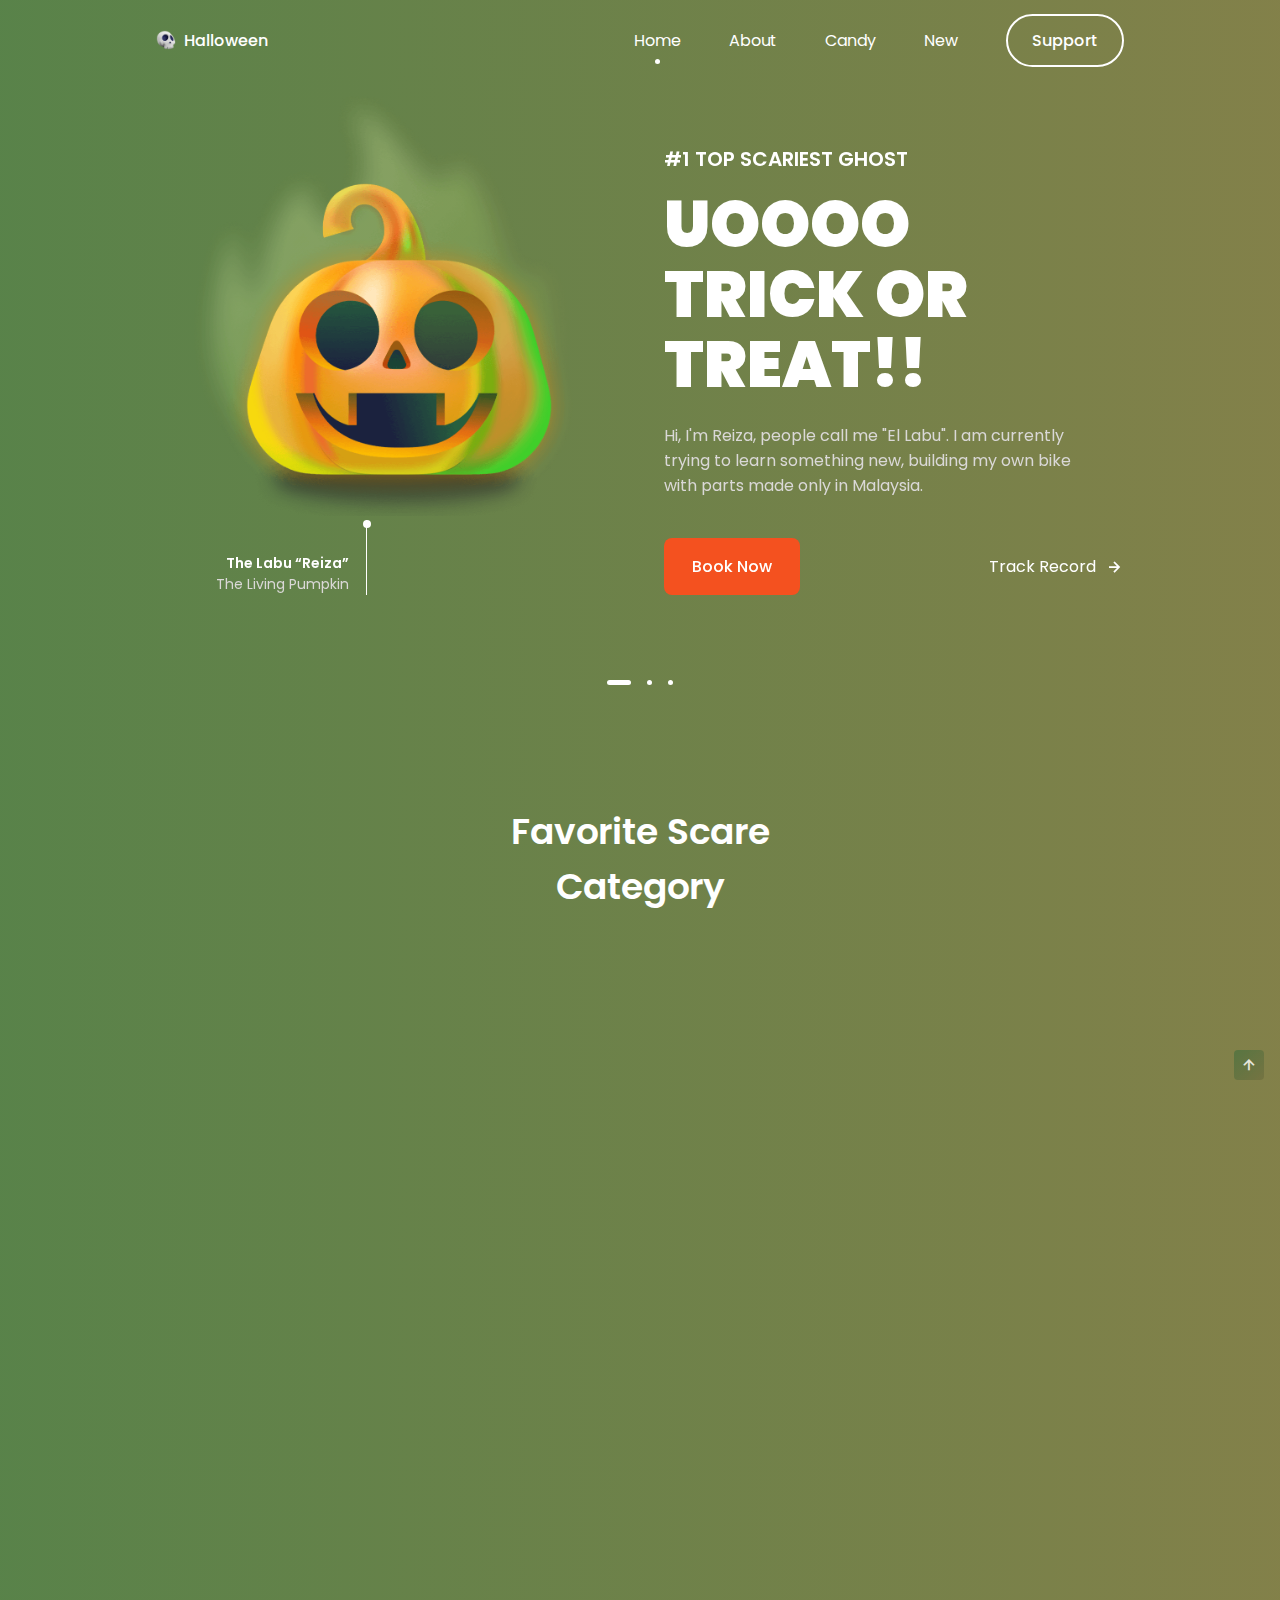
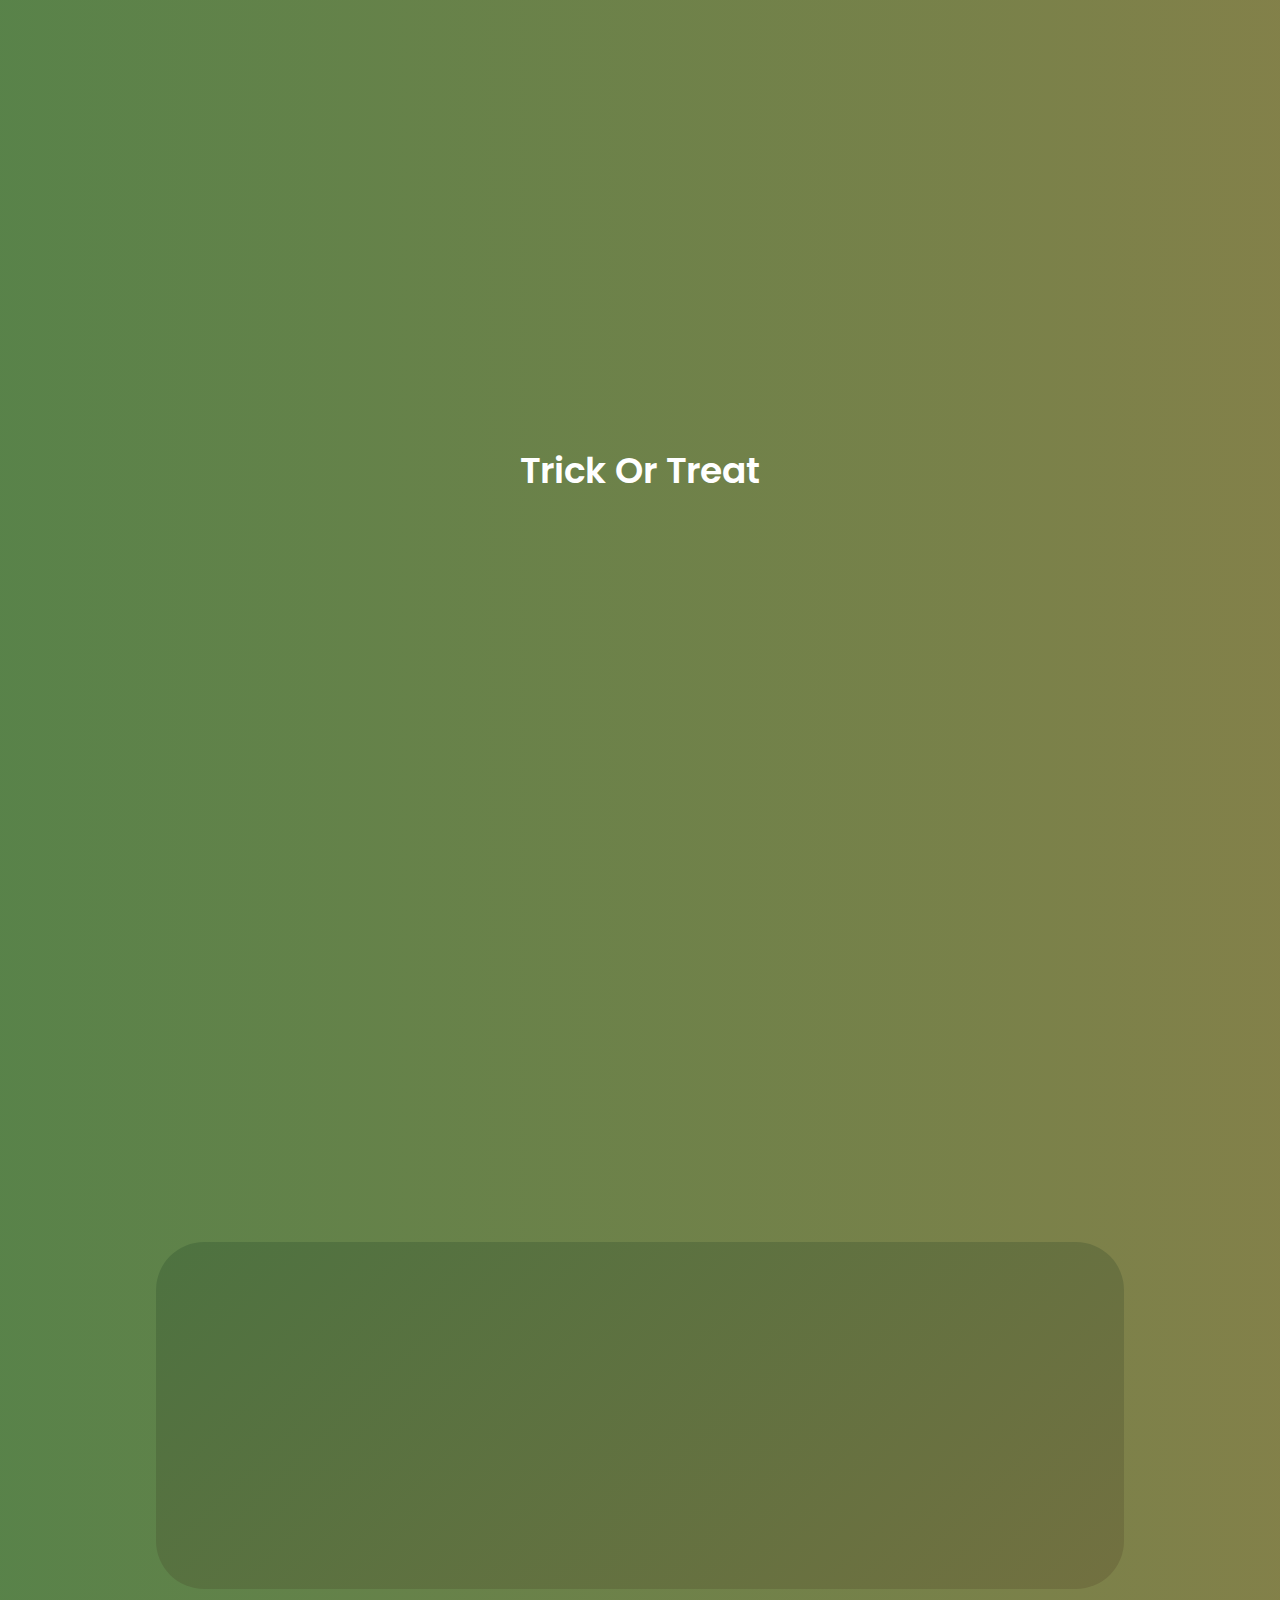
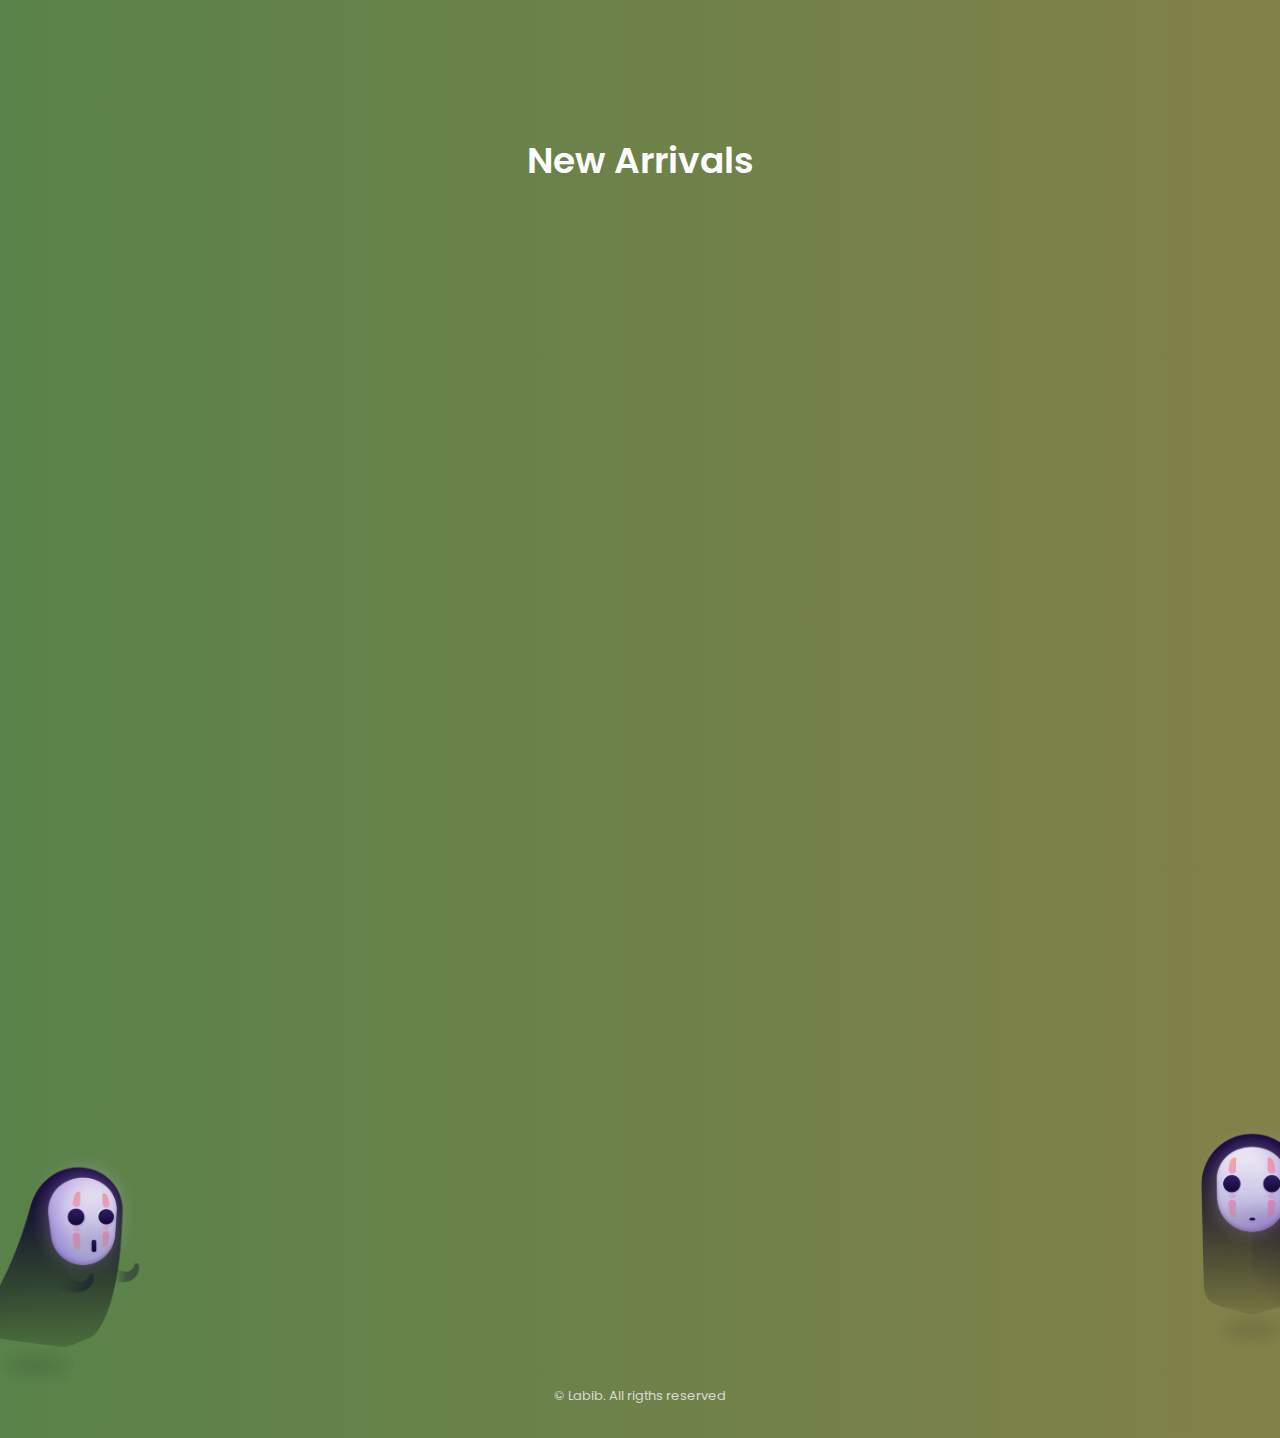
<file: halloween/index.html>
<!DOCTYPE html>
    <html lang="en">
    <head>
        <meta charset="UTF-8">
        <meta name="viewport" content="width=device-width, initial-scale=1.0">

        <!--=============== FAVICON ===============-->
        <link rel="shortcut icon" href="assets/img/favicon.png" type="image/x-icon">

        <!--=============== BOXICONS ===============-->
        <link rel="stylesheet" href="https://cdn.jsdelivr.net/npm/boxicons@latest/css/boxicons.min.css">

        <!--=============== SWIPER CSS ===============--> 
        <link rel="stylesheet" href="assets/css/swiper-bundle.min.css">

        <!--=============== CSS ===============--> 
        <link rel="stylesheet" href="assets/css/styles.css">

        <title>Responsive Halloween Website</title>
    </head>
    <body>
        <!--==================== HEADER ====================-->
        <header class="header" id="header">
            <nav class="nav container">
                <a href="#" class="nav__logo">
                    <img src="assets/img/logo.png" alt="" class="nav__logo-img">
                    Halloween
                </a>

                <div class="nav__menu" id="nav-menu">
                    <ul class="nav__list">
                        <li class="nav__item">
                            <a href="#home" class="nav__link active-link">Home</a>
                        </li>

                        <li class="nav__item">
                            <a href="#about" class="nav__link">About</a>
                        </li>

                        <li class="nav__item">
                            <a href="#trick" class="nav__link">Candy</a>
                        </li>

                        <li class="nav__item">
                            <a href="#new" class="nav__link">New</a>
                        </li>

                        <a href="#" class="button button--ghost">Support</a>
                    </ul>

                    <div class="nav__close" id="nav-close">
                        <i class='bx bx-x'></i>
                    </div>

                    <img src="assets/img/nav-img.png" alt="" class="nav__img">
                </div>

                <div class="nav__toggle" id="nav-toggle">
                    <i class='bx bx-grid-alt'></i>
                </div>

            </nav>
        </header>

        <main class="main">
            <!--==================== HOME ====================-->
            <section class="home container" id="home">
                <div class="swiper home-swiper">
                    <div class="swiper-wrapper">
                        <!-- HOME SLIDER 1 -->
                        <section class="swiper-slide">
                            <div class="home__content grid">
                                <div class="home__group">
                                    <img src="assets/img/home1-img.png" alt="" class="home__img">
                                    <div class="home__indicator"></div>
    
                                    <div class="home__details-img">
                                        <h4 class="home__details-title">The Labu “Reiza”</h4>
                                        <span class="home__details-subtitle">The Living Pumpkin</span>
                                    </div>
                                </div>
    
                                <div class="home__data">
                                    <h3 class="home__subtitle">#1 Top Scariest Ghost</h3>
                                    <h1 class="home__title">UOOOO <br> TRICK OR <br> TREAT!!</h1>
                                    <p class="home__description">Hi, I'm Reiza, people call me "El Labu". I am currently trying to learn 
                                        something new, building my own bike with parts made only in Malaysia.
                                    </p>

                                    <div class="home__buttons">
                                        <a href="#" class="button">Book Now</a>
                                        <a href="#" class="button--link button--flex">Track Record <i class='bx bx-right-arrow-alt button__icon'></i></a>
                                    </div>
                                </div>
                            </div>
                        </section>

                        <!-- HOME SLIDER 2 -->
                        <section class="swiper-slide">
                            <div class="home__content grid">
                                <div class="home__group">
                                    <img src="assets/img/home2-img.png" alt="" class="home__img">
                                    <div class="home__indicator"></div>
    
                                    <div class="home__details-img">
                                        <h4 class="home__details-title">Adino & Grahami</h4>
                                        <span class="home__details-subtitle">No words can describe them</span>
                                    </div>
                                </div>
    
                                <div class="home__data">
                                    <h3 class="home__subtitle">#2 top Best duo</h3>
                                    <h1 class="home__title">BRING BACK <br> MY COTTON <br> CANDY</h1>
                                    <p class="home__description">Adino steals cotton candy from his brother and eats them all in one bite, 
                                        a hungry beast. Grahami can no longer contain his anger towards Adino.
                                    </p>

                                    <div class="home__buttons">
                                        <a href="#" class="button">Book Now</a>
                                        <a href="#" class="button--link button--flex">Track Record <i class='bx bx-right-arrow-alt button__icon'></i></a>
                                    </div>
                                </div>
                            </div>
                        </section>

                        <!-- HOME SLIDER 3 -->
                        <section class="swiper-slide">
                            <div class="home__content grid">
                                <div class="home__group">
                                    <img src="assets/img/home3-img.png" alt="" class="home__img">
                                    <div class="home__indicator"></div>
    
                                    <div class="home__details-img">
                                        <h4 class="home__details-title">Captain Sem</h4>
                                        <span class="home__details-subtitle">Veteran Spooky Ghost</span>
                                    </div>
                                </div>
    
                                <div class="home__data">
                                    <h3 class="home__subtitle">#3 Top Scariest  Ghost</h3>
                                    <h1 class="home__title">RESPAWN <br> THE SPOOKY <br> SKULL</h1>
                                    <p class="home__description">In search for cute little puppy, Captain Sem has come back from his tragic death. 
                                        With his hogwarts certified power he promise to be a hero for all of ghostkind.
                                    </p>

                                    <div class="home__buttons">
                                        <a href="#" class="button">Book Now</a>
                                        <a href="#" class="button--link button--flex">Track Record <i class='bx bx-right-arrow-alt button__icon'></i></a>
                                    </div>
                                </div>
                            </div>
                        </section>
                    </div>
                    <div class="swiper-pagination"></div>
                </div>
            </section>
            
            <!--==================== CATEGORY ====================-->
            <section class="section category">
                <h2 class="section__title">Favorite Scare <br> Category</h2>

                <div class="category__container container grid">
                    <div class="category__data">
                        <img src="assets/img/category1-img.png" alt="" class="category__img">
                        <h3 class="category__title">Ghosts</h3>
                        <p class="category__description">Choose the ghosts, the scariest there are.</p>
                    </div>

                    <div class="category__data">
                        <img src="assets/img/category2-img.png" alt="" class="category__img">
                        <h3 class="category__title">Pumpkins</h3>
                        <p class="category__description">You look at the scariest pumpkins there is.</p>
                    </div>

                    <div class="category__data">
                        <img src="assets/img/category3-img.png" alt="" class="category__img">
                        <h3 class="category__title">Witch Hat</h3>
                        <p class="category__description">Pick the most stylish witch hats out there.</p>
                    </div>
                </div>
            </section>

            <!--==================== ABOUT ====================-->
            <section class="section about" id="about">
                <div class="about__container container grid">
                    <div class="about__data">
                        <h2 class="section__title about__title">About Halloween <br> Night</h2>
                        <p class="about__description">Night of all the saints, or all the dead, is celebrated on October 31 and it is a 
                            very fun international celebration, this celebration comes from ancient origins, and is already 
                            celebrated by everyone.
                        </p>
                        <a href="#" class="button">Know more</a>
                    </div>

                    <img src="assets/img/about-img.png" alt="" class="about__img">
                </div>
            </section>

            <!--==================== TRICK OR TREAT ====================-->
            <section class="section trick" id="trick">
                <h2 class="section__title">Trick Or Treat</h2>

                <div class="trick__container container grid">
                    <div class="trick__content">
                        <img src="assets/img/trick-treat1-img.png" alt="" class="trick__img">
                        <h3 class="trick__title">Toffee</h3>
                        <span class="trick__subtitle">Candy</span>
                        <span class="trick__price">$11.99</span>
                        <button class="button trick__button">
                            <i class='bx bx-cart-alt trick__icon'></i>
                        </button>
                    </div>

                    <div class="trick__content">
                        <img src="assets/img/trick-treat2-img.png" alt="" class="trick__img">
                        <h3 class="trick__title">Bone</h3>
                        <span class="trick__subtitle">Accessory</span>
                        <span class="trick__price">$8.99</span>
                        <button class="button trick__button">
                            <i class='bx bx-cart-alt trick__icon'></i>
                        </button>
                    </div>

                    <div class="trick__content">
                        <img src="assets/img/trick-treat3-img.png" alt="" class="trick__img">
                        <h3 class="trick__title">Scarecrow</h3>
                        <span class="trick__subtitle">Accessory</span>
                        <span class="trick__price">$15.99</span>
                        <button class="button trick__button">
                            <i class='bx bx-cart-alt trick__icon'></i>
                        </button>
                    </div>

                    <div class="trick__content">
                        <img src="assets/img/trick-treat4-img.png" alt="" class="trick__img">
                        <h3 class="trick__title">Candy Cane</h3>
                        <span class="trick__subtitle">Candy</span>
                        <span class="trick__price">$7.99</span>
                        <button class="button trick__button">
                            <i class='bx bx-cart-alt trick__icon'></i>
                        </button>
                    </div>

                    <div class="trick__content">
                        <img src="assets/img/trick-treat5-img.png" alt="" class="trick__img">
                        <h3 class="trick__title">Pumpkin</h3>
                        <span class="trick__subtitle">Candy</span>
                        <span class="trick__price">$19.99</span>
                        <button class="button trick__button">
                            <i class='bx bx-cart-alt trick__icon'></i>
                        </button>
                    </div>

                    <div class="trick__content">
                        <img src="assets/img/trick-treat6-img.png" alt="" class="trick__img">
                        <h3 class="trick__title">Ghost</h3>
                        <span class="trick__subtitle">Accessory</span>
                        <span class="trick__price">$17.99</span>
                        <button class="button trick__button">
                            <i class='bx bx-cart-alt trick__icon'></i>
                        </button>
                    </div>
                </div>
            </section>
            
            <!--==================== DISCOUNT ====================-->
            <section class="section discount">
                <div class="discount__container container grid">
                    <div class="discount__data">
                        <h2 class="discount__title">50% Discount <br> On New Products</h2>
                        <a href="#" class="button">Go to new</a>
                    </div>

                    <img src="assets/img/discount-img.png" alt="" class="discount__img">
                </div>
            </section>

            <!--==================== NEW ARRIVALS ====================-->
            <section class="section new" id="new">
                <h2 class="section__title">New Arrivals</h2>

                <div class="new__container container">
                    <div class="swiper new-swiper">
                        <div class="swiper-wrapper">
                            <div class="new__content swiper-slide">
                                <div class="new__tag">New</div>
                                <img src="assets/img/new1-img.png" alt="" class="new__img">
                                <h3 class="new__title">Haunted House</h3>
                                <span class="new__subtitle">Accessory</span>
                                
                                <div class="new__prices">
                                    <span class="new__price">$14.99</span>
                                    <span class="new__discount">$29.99</span>
                                </div>

                                <button class="button new__button">
                                    <i class='bx bx-cart-alt new__icon'></i>
                                </button>
                            </div>
        
                            <div class="new__content swiper-slide">
                                <div class="new__tag">New</div>
                                <img src="assets/img/new2-img.png" alt="" class="new__img">
                                <h3 class="new__title">Halloween Candle</h3>
                                <span class="new__subtitle">Accessory</span>
        
                                <div class="new__prices">
                                    <span class="new__price">$11.99</span>
                                    <span class="new__discount">$21.99</span>
                                </div>

                                <button class="button new__button">
                                    <i class='bx bx-cart-alt new__icon'></i>
                                </button>
                            </div>
        
                            <div class="new__content swiper-slide">
                                <div class="new__tag">New</div>
                                <img src="assets/img/new3-img.png" alt="" class="new__img">
                                <h3 class="new__title">Witch Hat</h3>
                                <span class="new__subtitle">Accessory</span>
        
                                <div class="new__prices">
                                    <span class="new__price">$4.99</span>
                                    <span class="new__discount">$9.99</span>
                                </div>

                                <button class="button new__button">
                                    <i class='bx bx-cart-alt new__icon'></i>
                                </button>
                            </div>
        
                            <div class="new__content swiper-slide">
                                <div class="new__tag">New</div>
                                <img src="assets/img/new4-img.png" alt="" class="new__img">
                                <h3 class="new__title">Rip</h3>
                                <span class="new__subtitle">Accessory</span>
        
                                <div class="new__prices">
                                    <span class="new__price">$24.99</span>
                                    <span class="new__discount">$44.99</span>
                                </div>

                                <button class="button new__button">
                                    <i class='bx bx-cart-alt new__icon'></i>
                                </button>
                            </div>
        
                            <div class="new__content swiper-slide">
                                <div class="new__tag">New</div>
                                <img src="assets/img/new5-img.png" alt="" class="new__img">
                                <h3 class="new__title">Terrifying Crystal Ball</h3>
                                <span class="new__subtitle">Accessory</span>
        
                                <div class="new__prices">
                                    <span class="new__price">$5.99</span>
                                    <span class="new__discount">$12.99</span>
                                </div>

                                <button class="button new__button">
                                    <i class='bx bx-cart-alt new__icon'></i>
                                </button>
                            </div>
        
                            <div class="new__content swiper-slide">
                                <div class="new__tag">New</div>
                                <img src="assets/img/new6-img.png" alt="" class="new__img">
                                <h3 class="new__title">Witch Broom</h3>
                                <span class="new__subtitle">Accessory</span>
        
                                <div class="new__prices">
                                    <span class="new__price">$7.99</span>
                                    <span class="new__discount">$14.99</span>
                                </div>

                                <button class="button new__button">
                                    <i class='bx bx-cart-alt new__icon'></i>
                                </button>
                            </div>
                        </div>
                    </div>
                </div>
            </section>

            <!--==================== OUR NEWSLETTER ====================-->
            <section class="section newsletter">
                <div class="newsletter__container container">
                    <h2 class="section__title">Our Newsletter</h2>
                    <p class="newsletter__description">
                        Promotion new products and sales. Directly to your inbox
                    </p>

                    <form action="" class="newsletter__form">
                        <input type="text" placeholder="Enter your email" class="newsletter__input">
                        <button class="button">
                            Subscribe
                        </button>
                    </form>
                </div>
            </section>
        </main>

        <!--==================== FOOTER ====================-->
            <footer class="footer section">
                <div class="footer__container container grid">
                    <div class="footer__content">
                        <a href="#" class="footer__logo">
                            <img src="assets/img/logo.png" alt="" class="footer__logo-img">
                            Halloween
                        </a>

                        <p class="footer__description">Enjoy the scariest night <br> of your life.</p>
                        
                        <div class="footer__social">
                            <a href="https://www.facebook.com/" target="_blank" class="footer__social-link">
                                <i class='bx bxl-facebook'></i>
                            </a>
                            <a href="https://www.instagram.com/" target="_blank" class="footer__social-link">
                                <i class='bx bxl-instagram-alt' ></i>
                            </a>
                            <a href="https://twitter.com/" target="_blank" class="footer__social-link">
                                <i class='bx bxl-twitter' ></i>
                            </a>
                        </div>
                    </div>

                    <div class="footer__content">
                        <h3 class="footer__title">About</h3>
                        
                        <ul class="footer__links">
                            <li>
                                <a href="#" class="footer__link">About Us</a>
                            </li>
                            <li>
                                <a href="#" class="footer__link">Features</a>
                            </li>
                            <li>
                                <a href="#" class="footer__link">News</a>
                            </li>
                        </ul>
                    </div>

                    <div class="footer__content">
                        <h3 class="footer__title">Our Services</h3>
                        
                        <ul class="footer__links">
                            <li>
                                <a href="#" class="footer__link">Pricing</a>
                            </li>
                            <li>
                                <a href="#" class="footer__link">Discounts</a>
                            </li>
                            <li>
                                <a href="#" class="footer__link">Shipping mode</a>
                            </li>
                        </ul>
                    </div>

                    <div class="footer__content">
                        <h3 class="footer__title">Our Company</h3>
                        
                        <ul class="footer__links">
                            <li>
                                <a href="#" class="footer__link">Blog</a>
                            </li>
                            <li>
                                <a href="#" class="footer__link">About us</a>
                            </li>
                            <li>
                                <a href="#" class="footer__link">Our mision</a>
                            </li>
                        </ul>
                    </div>
                </div>

                <span class="footer__copy">&#169; Labib. All rigths reserved</span>

                <img src="assets/img/footer1-img.png" alt="" class="footer__img-one">
                <img src="assets/img/footer2-img.png" alt="" class="footer__img-two">
            </footer>

            <!--=============== SCROLL UP ===============-->
            <a href="#" class="scrollup" id="scroll-up">
                <i class='bx bx-up-arrow-alt scrollup__icon'></i>
            </a>
        
        <!--=============== SCROLL REVEAL ===============-->
        <script src="assets/js/scrollreveal.min.js"></script>

        <!--=============== SWIPER JS ===============-->
        <script src="assets/js/swiper-bundle.min.js"></script>
        
        <!--=============== MAIN JS ===============-->
        <script src="assets/js/main.js"></script>
    </body>
</html>
</file>
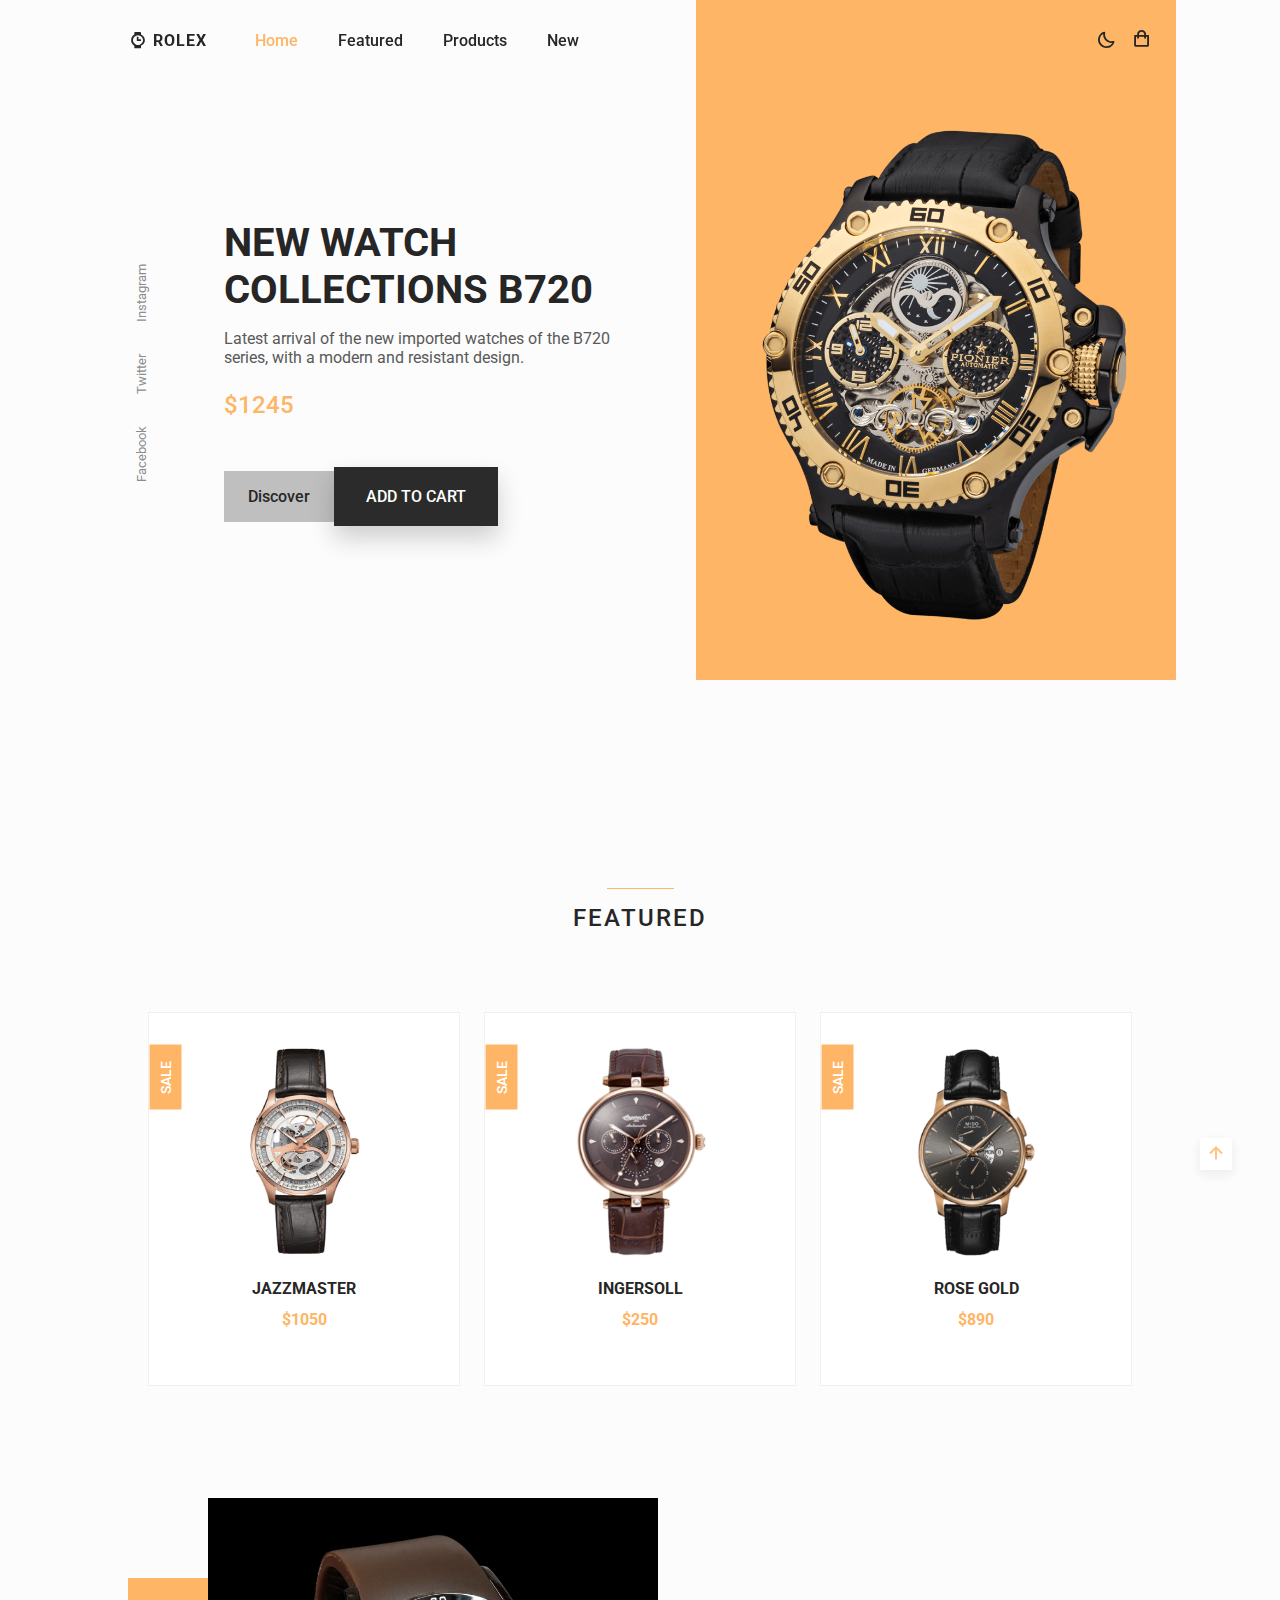
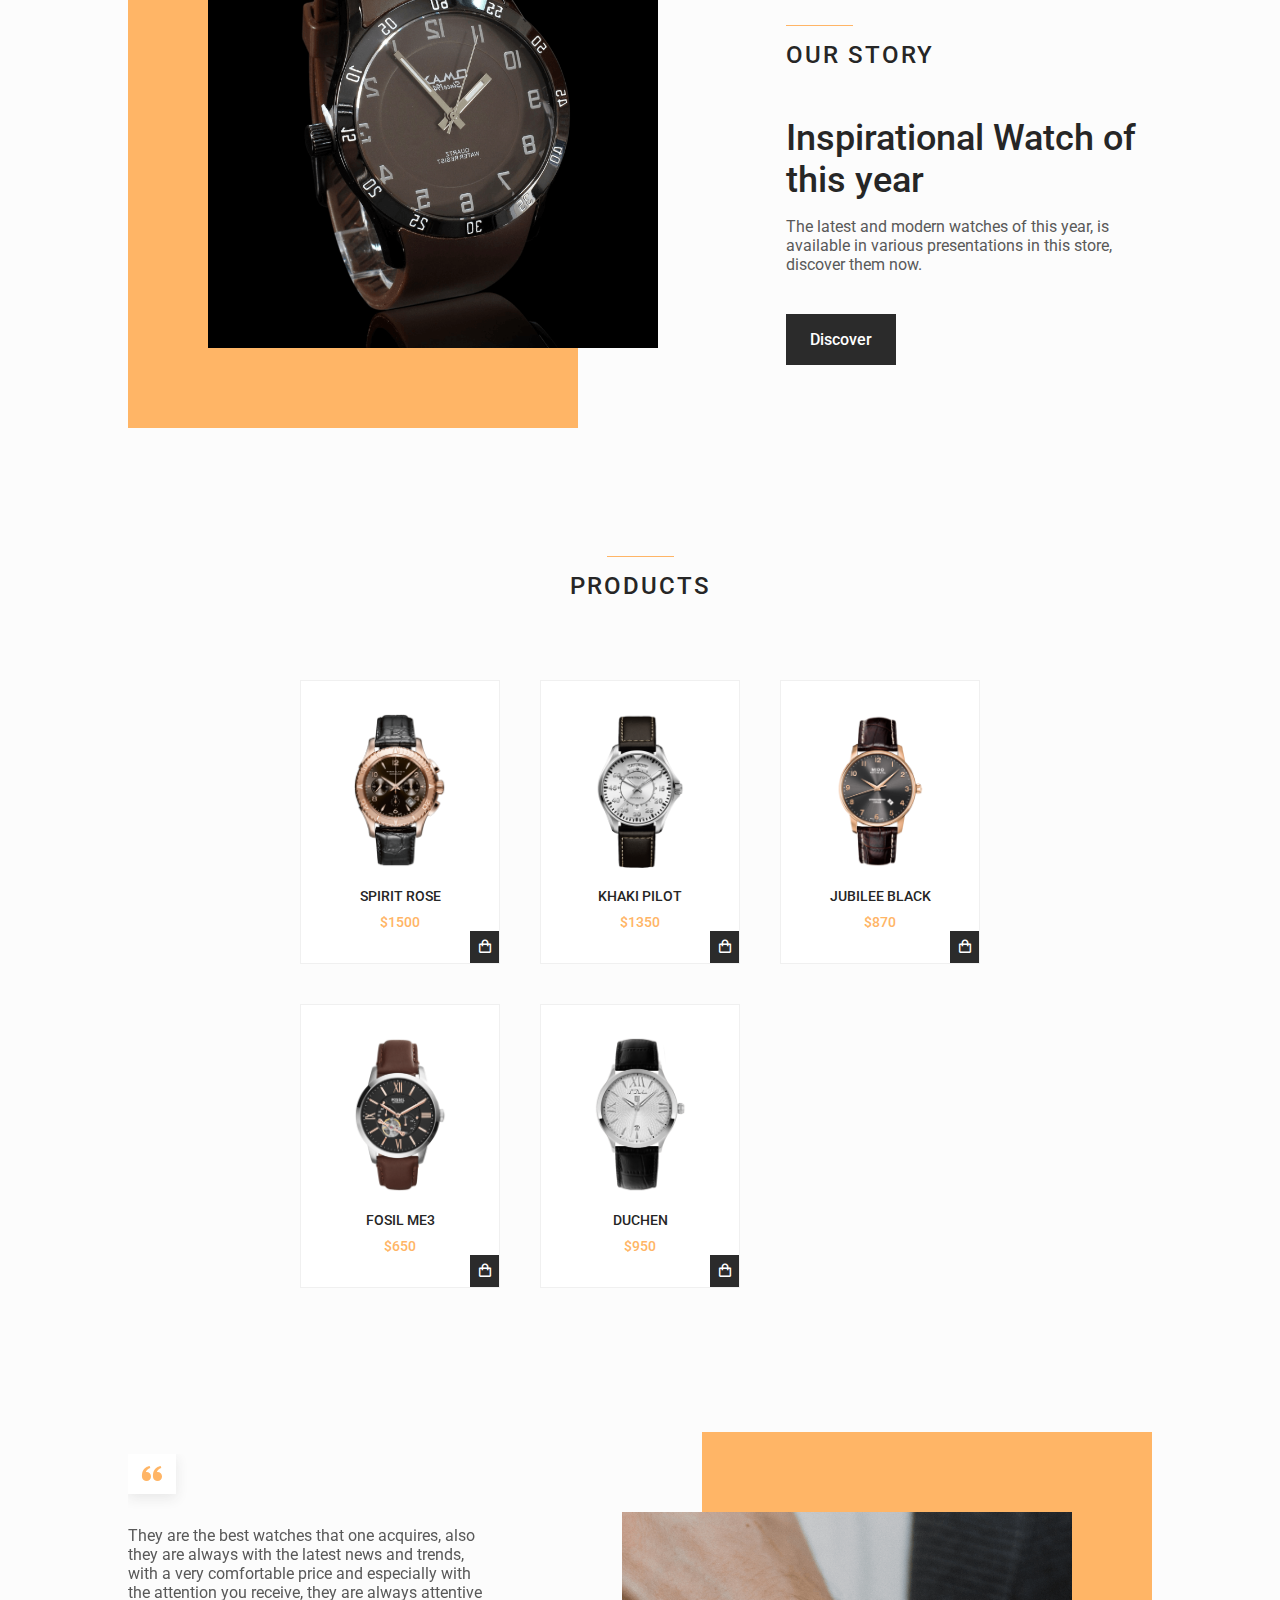
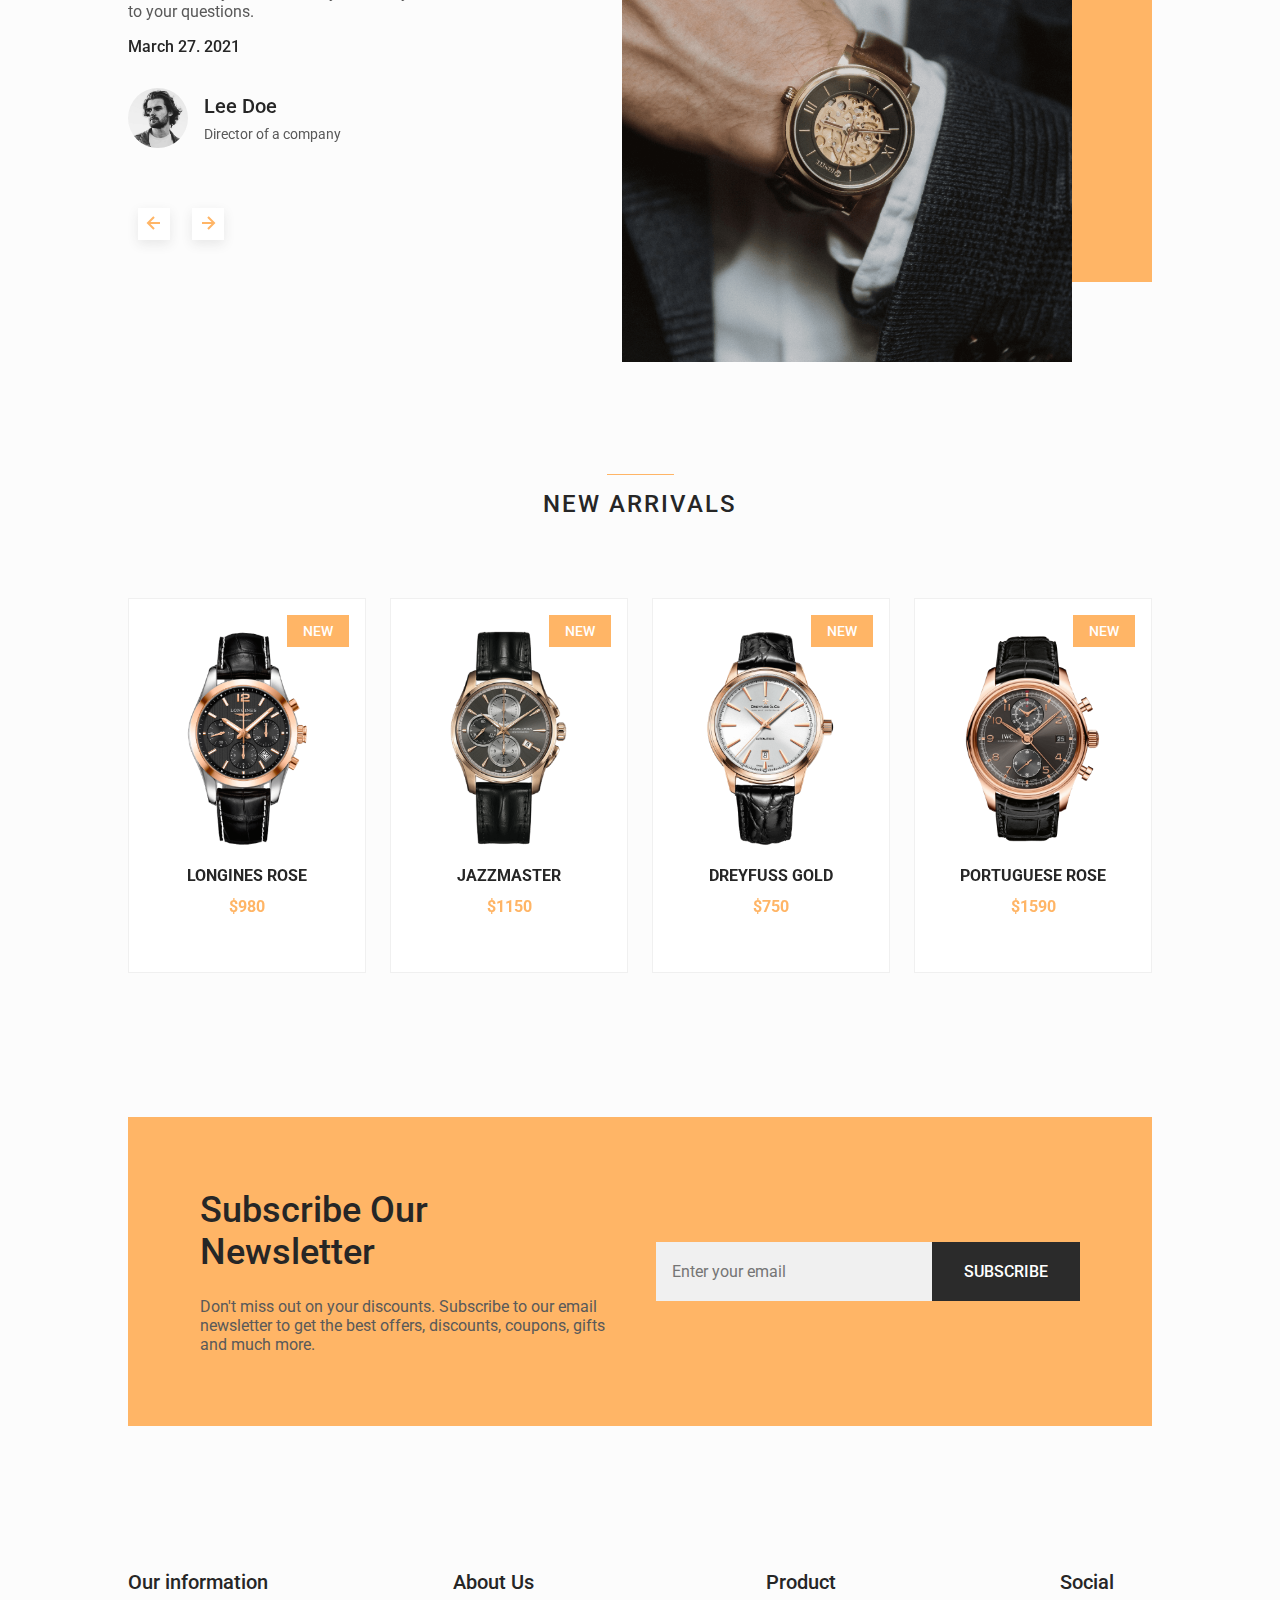
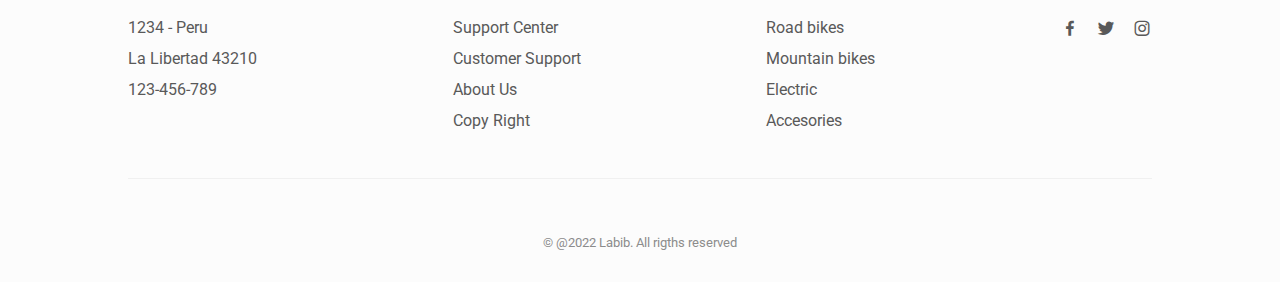
<file: watches/index.html>
<!DOCTYPE html>
    <html lang="en">
    <head>
        <meta charset="UTF-8">
        <meta name="viewport" content="width=device-width, initial-scale=1.0">

        <!--=============== FAVICON ===============-->
        <link rel="shortcut icon" href="assets/img/favicon.png" type="image/x-icon">

        <!--=============== BOXICONS ===============-->
        <link rel="stylesheet" href="https://cdn.jsdelivr.net/npm/boxicons@latest/css/boxicons.min.css">

        <!--=============== SWIPER CSS ===============--> 
        <link rel="stylesheet" href="assets/css/swiper-bundle.min.css">

        <!--=============== CSS ===============-->
        <link rel="stylesheet" href="assets/css/styles.css">

        <title>Responsive watches website</title>
    </head>
    <body>
        <!--==================== HEADER ====================-->
        <header class="header" id="header">
            <nav class="nav container">
                <a href="#" class="nav__logo">
                    <i class='bx bxs-watch nav__logo-icon'></i> Rolex
                </a>

                <div class="nav__menu" id="nav-menu">
                    <ul class="nav__list">
                        <li class="nav__item">
                            <a href="#home" class="nav__link active-link">Home</a>
                        </li>
                        <li class="nav__item">
                            <a href="#featured" class="nav__link">Featured</a>
                        </li>
                        <li class="nav__item">
                            <a href="#products" class="nav__link">Products</a>
                        </li>
                        <li class="nav__item">
                            <a href="#new" class="nav__link">New</a>
                        </li>
                    </ul>

                    <div class="nav__close" id="nav-close">
                        <i class='bx bx-x' ></i>
                    </div>
                </div>

                <div class="nav__btns">
                    <!-- Theme change button -->
                    <i class='bx bx-moon change-theme' id="theme-button"></i>

                    <div class="nav__shop" id="cart-shop">
                        <i class='bx bx-shopping-bag' ></i>
                    </div>

                    <div class="nav__toggle" id="nav-toggle">
                        <i class='bx bx-grid-alt' ></i>
                    </div>
                </div>
            </nav>
        </header>

        <!--==================== CART ====================-->
        <div class="cart" id="cart">
            <i class='bx bx-x cart__close' id="cart-close"></i>

            <h2 class="cart__title-center">My Cart</h2>

            <div class="cart__container">
                <article class="cart__card">
                    <div class="cart__box">
                        <img src="assets/img/featured1.png" alt="" class="cart__img">
                    </div>

                    <div class="cart__details">
                        <h3 class="cart__title">Jazzmaster</h3>
                        <span class="cart__price">$1050</span>

                        <div class="cart__amount">
                            <div class="cart__amount-content">
                                <span class="cart__amount-box">
                                    <i class='bx bx-minus' ></i>
                                </span>

                                <span class="cart__amount-number">1</span>

                                <span class="cart__amount-box">
                                    <i class='bx bx-plus' ></i>
                                </span>
                            </div>

                            <i class='bx bx-trash-alt cart__amount-trash' ></i>
                        </div>
                    </div>
                </article>
                
                <article class="cart__card">
                    <div class="cart__box">
                        <img src="assets/img/featured3.png" alt="" class="cart__img">
                    </div>

                    <div class="cart__details">
                        <h3 class="cart__title">Rose Gold</h3>
                        <span class="cart__price">$850</span>

                        <div class="cart__amount">
                            <div class="cart__amount-content">
                                <span class="cart__amount-box">
                                    <i class='bx bx-minus' ></i>
                                </span>

                                <span class="cart__amount-number">1</span>

                                <span class="cart__amount-box">
                                    <i class='bx bx-plus' ></i>
                                </span>
                            </div>

                            <i class='bx bx-trash-alt cart__amount-trash' ></i>
                        </div>
                    </div>
                </article>

                <article class="cart__card">
                    <div class="cart__box">
                        <img src="assets/img/new1.png" alt="" class="cart__img">
                    </div>

                    <div class="cart__details">
                        <h3 class="cart__title">Longines Rose</h3>
                        <span class="cart__price">$980</span>

                        <div class="cart__amount">
                            <div class="cart__amount-content">
                                <span class="cart__amount-box">
                                    <i class='bx bx-minus' ></i>
                                </span>

                                <span class="cart__amount-number">1</span>

                                <span class="cart__amount-box">
                                    <i class='bx bx-plus' ></i>
                                </span>
                            </div>

                            <i class='bx bx-trash-alt cart__amount-trash' ></i>
                        </div>
                    </div>
                </article>
            </div>

            <div class="cart__prices">
                <span class="cart__prices-item">3 items</span>
                <span class="cart__prices-total">$2880</span>
            </div>
        </div>

        <!--==================== MAIN ====================-->
        <main class="main">
            <!--==================== HOME ====================-->
            <section class="home" id="home">
                <div class="home__container container grid">
                    <div class="home__img-bg">
                        <img src="assets/img/home.png" alt="" class="home__img">
                    </div>
    
                    <div class="home__social">
                        <a href="https://www.facebook.com/" target="_blank" class="home__social-link">
                            Facebook
                        </a>
                        <a href="https://twitter.com/" target="_blank" class="home__social-link">
                            Twitter
                        </a>
                        <a href="https://www.instagram.com/" target="_blank" class="home__social-link">
                            Instagram
                        </a>
                    </div>
    
                    <div class="home__data">
                        <h1 class="home__title">NEW WATCH <br> COLLECTIONS B720</h1>
                        <p class="home__description">
                            Latest arrival of the new imported watches of the B720 series, 
                            with a modern and resistant design.
                        </p>
                        <span class="home__price">$1245</span>

                        <div class="home__btns">
                            <a href="#" class="button button--gray button--small">
                                Discover
                            </a>

                            <button class="button home__button">ADD TO CART</button>
                        </div>
                    </div>
                </div>
            </section>

            <!--==================== FEATURED ====================-->
            <section class="featured section container" id="featured">
                <h2 class="section__title">
                    Featured
                </h2>

                <div class="featured__container grid">
                    <article class="featured__card">
                        <span class="featured__tag">Sale</span>

                        <img src="assets/img/featured1.png" alt="" class="featured__img">

                        <div class="featured__data">
                            <h3 class="featured__title">Jazzmaster</h3>
                            <span class="featured__price">$1050</span>
                        </div>

                        <button class="button featured__button">ADD TO CART</button>
                    </article>

                    <article class="featured__card">
                        <span class="featured__tag">Sale</span>

                        <img src="assets/img/featured2.png" alt="" class="featured__img">

                        <div class="featured__data">
                            <h3 class="featured__title">Ingersoll</h3>
                            <span class="featured__price">$250</span>
                        </div>

                        <button class="button featured__button">ADD TO CART</button>
                    </article>

                    <article class="featured__card">
                        <span class="featured__tag">Sale</span>

                        <img src="assets/img/featured3.png" alt="" class="featured__img">

                        <div class="featured__data">
                            <h3 class="featured__title">Rose gold</h3>
                            <span class="featured__price">$890</span>
                        </div>

                        <button class="button featured__button">ADD TO CART</button>
                    </article>
                </div>
            </section>

            <!--==================== STORY ====================-->
            <section class="story section container">
                <div class="story__container grid">
                    <div class="story__data">
                        <h2 class="section__title story__section-title">
                            Our Story
                        </h2>
    
                        <h1 class="story__title">
                            Inspirational Watch of <br> this year
                        </h1>
    
                        <p class="story__description">
                            The latest and modern watches of this year, is available in various 
                            presentations in this store, discover them now.
                        </p>
    
                        <a href="#" class="button button--small">Discover</a>
                    </div>

                    <div class="story__images">
                        <img src="assets/img/story.png" alt="" class="story__img">
                        <div class="story__square"></div>
                    </div>
                </div>
            </section>

            <!--==================== PRODUCTS ====================-->
            <section class="products section container" id="products">
                <h2 class="section__title">
                    Products
                </h2>

                <div class="products__container grid">
                    <article class="products__card">
                        <img src="assets/img/product1.png" alt="" class="products__img">

                        <h3 class="products__title">Spirit rose</h3>
                        <span class="products__price">$1500</span>

                        <button class="products__button">
                            <i class='bx bx-shopping-bag'></i>
                        </button>
                    </article>

                    <article class="products__card">
                        <img src="assets/img/product2.png" alt="" class="products__img">

                        <h3 class="products__title">Khaki pilot</h3>
                        <span class="products__price">$1350</span>

                        <button class="products__button">
                            <i class='bx bx-shopping-bag'></i>
                        </button>
                    </article>

                    <article class="products__card">
                        <img src="assets/img/product3.png" alt="" class="products__img">

                        <h3 class="products__title">Jubilee black</h3>
                        <span class="products__price">$870</span>

                        <button class="products__button">
                            <i class='bx bx-shopping-bag'></i>
                        </button>
                    </article>

                    <article class="products__card">
                        <img src="assets/img/product4.png" alt="" class="products__img">

                        <h3 class="products__title">Fosil me3</h3>
                        <span class="products__price">$650</span>

                        <button class="products__button">
                            <i class='bx bx-shopping-bag'></i>
                        </button>
                    </article>

                    <article class="products__card">
                        <img src="assets/img/product5.png" alt="" class="products__img">

                        <h3 class="products__title">Duchen</h3>
                        <span class="products__price">$950</span>

                        <button class="products__button">
                            <i class='bx bx-shopping-bag'></i>
                        </button>
                    </article>
                </div>
            </section>

            <!--==================== TESTIMONIAL ====================-->
            <section class="testimonial section container">
                <div class="testimonial__container grid">
                    <div class="swiper testimonial-swiper">
                        <div class="swiper-wrapper">
                            <div class="testimonial__card swiper-slide">
                                <div class="testimonial__quote">
                                    <i class='bx bxs-quote-alt-left' ></i>
                                </div>
                                <p class="testimonial__description">
                                    They are the best watches that one acquires, also they are always with the latest 
                                    news and trends, with a very comfortable price and especially with the attention 
                                    you receive, they are always attentive to your questions.
                                </p>
                                <h3 class="testimonial__date">March 27. 2021</h3>
        
                                <div class="testimonial__perfil">
                                    <img src="assets/img/testimonial1.jpg" alt="" class="testimonial__perfil-img">
        
                                    <div class="testimonial__perfil-data">
                                        <span class="testimonial__perfil-name">Lee Doe</span>
                                        <span class="testimonial__perfil-detail">Director of a company</span>
                                    </div>
                                </div>
                            </div>

                            <div class="testimonial__card swiper-slide">
                                <div class="testimonial__quote">
                                    <i class='bx bxs-quote-alt-left' ></i>
                                </div>
                                <p class="testimonial__description">
                                    They are the best watches that one acquires, also they are always with the latest 
                                    news and trends, with a very comfortable price and especially with the attention 
                                    you receive, they are always attentive to your questions.
                                </p>
                                <h3 class="testimonial__date">March 27. 2021</h3>
        
                                <div class="testimonial__perfil">
                                    <img src="assets/img/testimonial2.jpg" alt="" class="testimonial__perfil-img">
        
                                    <div class="testimonial__perfil-data">
                                        <span class="testimonial__perfil-name">Samantha Mey</span>
                                        <span class="testimonial__perfil-detail">Director of a company</span>
                                    </div>
                                </div>
                            </div>

                            <div class="testimonial__card swiper-slide">
                                <div class="testimonial__quote">
                                    <i class='bx bxs-quote-alt-left' ></i>
                                </div>
                                <p class="testimonial__description">
                                    They are the best watches that one acquires, also they are always with the latest 
                                    news and trends, with a very comfortable price and especially with the attention 
                                    you receive, they are always attentive to your questions.
                                </p>
                                <h3 class="testimonial__date">March 27. 2021</h3>
        
                                <div class="testimonial__perfil">
                                    <img src="assets/img/testimonial3.jpg" alt="" class="testimonial__perfil-img">
        
                                    <div class="testimonial__perfil-data">
                                        <span class="testimonial__perfil-name">Raul Zaman</span>
                                        <span class="testimonial__perfil-detail">Director of a company</span>
                                    </div>
                                </div>
                            </div>
                        </div>
                        
                        <div class="swiper-button-next">
                            <i class='bx bx-right-arrow-alt' ></i>
                        </div>
                        <div class="swiper-button-prev">
                            <i class='bx bx-left-arrow-alt' ></i>
                        </div>
                    </div>

                    <div class="testimonial__images">
                        <div class="testimonial__square"></div>
                        <img src="assets/img/testimonial.png" alt="" class="testimonial__img">
                    </div>
                </div>
            </section>

            <!--==================== NEW ====================-->
            <section class="new section container" id="new">
                <h2 class="section__title">
                    New Arrivals
                </h2>
                
                <div class="new__container">
                    <div class="swiper new-swiper">
                        <div class="swiper-wrapper">
                            <article class="new__card swiper-slide">
                                <span class="new__tag">New</span>
        
                                <img src="assets/img/new1.png" alt="" class="new__img">
        
                                <div class="new__data">
                                    <h3 class="new__title">Longines rose</h3>
                                    <span class="new__price">$980</span>
                                </div>
        
                                <button class="button new__button">ADD TO CART</button>
                            </article>

                            <article class="new__card swiper-slide">
                                <span class="new__tag">New</span>
        
                                <img src="assets/img/new2.png" alt="" class="new__img">
        
                                <div class="new__data">
                                    <h3 class="new__title">Jazzmaster</h3>
                                    <span class="new__price">$1150</span>
                                </div>
        
                                <button class="button new__button">ADD TO CART</button>
                            </article>

                            <article class="new__card swiper-slide">
                                <span class="new__tag">New</span>
        
                                <img src="assets/img/new3.png" alt="" class="new__img">
        
                                <div class="new__data">
                                    <h3 class="new__title">Dreyfuss gold</h3>
                                    <span class="new__price">$750</span>
                                </div>
        
                                <button class="button new__button">ADD TO CART</button>
                            </article>

                            <article class="new__card swiper-slide">
                                <span class="new__tag">New</span>
        
                                <img src="assets/img/new4.png" alt="" class="new__img">
        
                                <div class="new__data">
                                    <h3 class="new__title">Portuguese rose</h3>
                                    <span class="new__price">$1590</span>
                                </div>
        
                                <button class="button new__button">ADD TO CART</button>
                            </article>                       
                        </div>
                    </div>
                </div>
            </section>

            <!--==================== NEWSLETTER ====================-->
            <section class="newsletter section container">
                <div class="newsletter__bg grid">
                    <div>
                        <h2 class="newsletter__title">Subscribe Our <br> Newsletter</h2>
                        <p class="newsletter__description">
                            Don't miss out on your discounts. Subscribe to our email 
                            newsletter to get the best offers, discounts, coupons, 
                            gifts and much more.
                        </p>
                    </div>

                    <form action="" class="newsletter__subscribe">
                        <input type="email" placeholder="Enter your email" class="newsletter__input">
                        <button class="button">
                            SUBSCRIBE
                        </button>
                    </form>
                </div>
            </section>
        </main>

        <!--==================== FOOTER ====================-->
        <footer class="footer section">
            <div class="footer__container container grid">
                <div class="footer__content">
                    <h3 class="footer__title">Our information</h3>

                    <ul class="footer__list">
                        <li>1234 - Peru</li>
                        <li>La Libertad 43210</li>
                        <li>123-456-789</li>
                    </ul>
                </div>
                <div class="footer__content">
                    <h3 class="footer__title">About Us</h3>

                    <ul class="footer__links">
                        <li>
                            <a href="#" class="footer__link">Support Center</a>
                        </li>
                        <li>
                            <a href="#" class="footer__link">Customer Support</a>
                        </li>
                        <li>
                            <a href="#" class="footer__link">About Us</a>
                        </li>
                        <li>
                            <a href="#" class="footer__link">Copy Right</a>
                        </li>
                    </ul>
                </div>

                <div class="footer__content">
                    <h3 class="footer__title">Product</h3>

                    <ul class="footer__links">
                        <li>
                            <a href="#" class="footer__link">Road bikes</a>
                        </li>
                        <li>
                            <a href="#" class="footer__link">Mountain bikes</a>
                        </li>
                        <li>
                            <a href="#" class="footer__link">Electric</a>
                        </li>
                        <li>
                            <a href="#" class="footer__link">Accesories</a>
                        </li>
                    </ul>
                </div>

                <div class="footer__content">
                    <h3 class="footer__title">Social</h3>

                    <ul class="footer__social">
                        <a href="https://www.facebook.com/" target="_blank" class="footer__social-link">
                            <i class='bx bxl-facebook'></i>
                        </a>

                        <a href="https://twitter.com/" target="_blank" class="footer__social-link">
                            <i class='bx bxl-twitter' ></i>
                        </a>

                        <a href="https://www.instagram.com/" target="_blank" class="footer__social-link">
                            <i class='bx bxl-instagram' ></i>
                        </a>
                    </ul>
                </div>
            </div>

            <span class="footer__copy">&#169; @2022 Labib. All rigths reserved</span>
        </footer>

        <!--=============== SCROLL UP ===============-->
        <a href="#" class="scrollup" id="scroll-up"> 
            <i class='bx bx-up-arrow-alt scrollup__icon' ></i>
        </a>

        <!--=============== SWIPER JS ===============-->
        <script src="assets/js/swiper-bundle.min.js"></script>

        <!--=============== MAIN JS ===============-->
        <script src="assets/js/main.js"></script>
    </body>
</html>
</file>
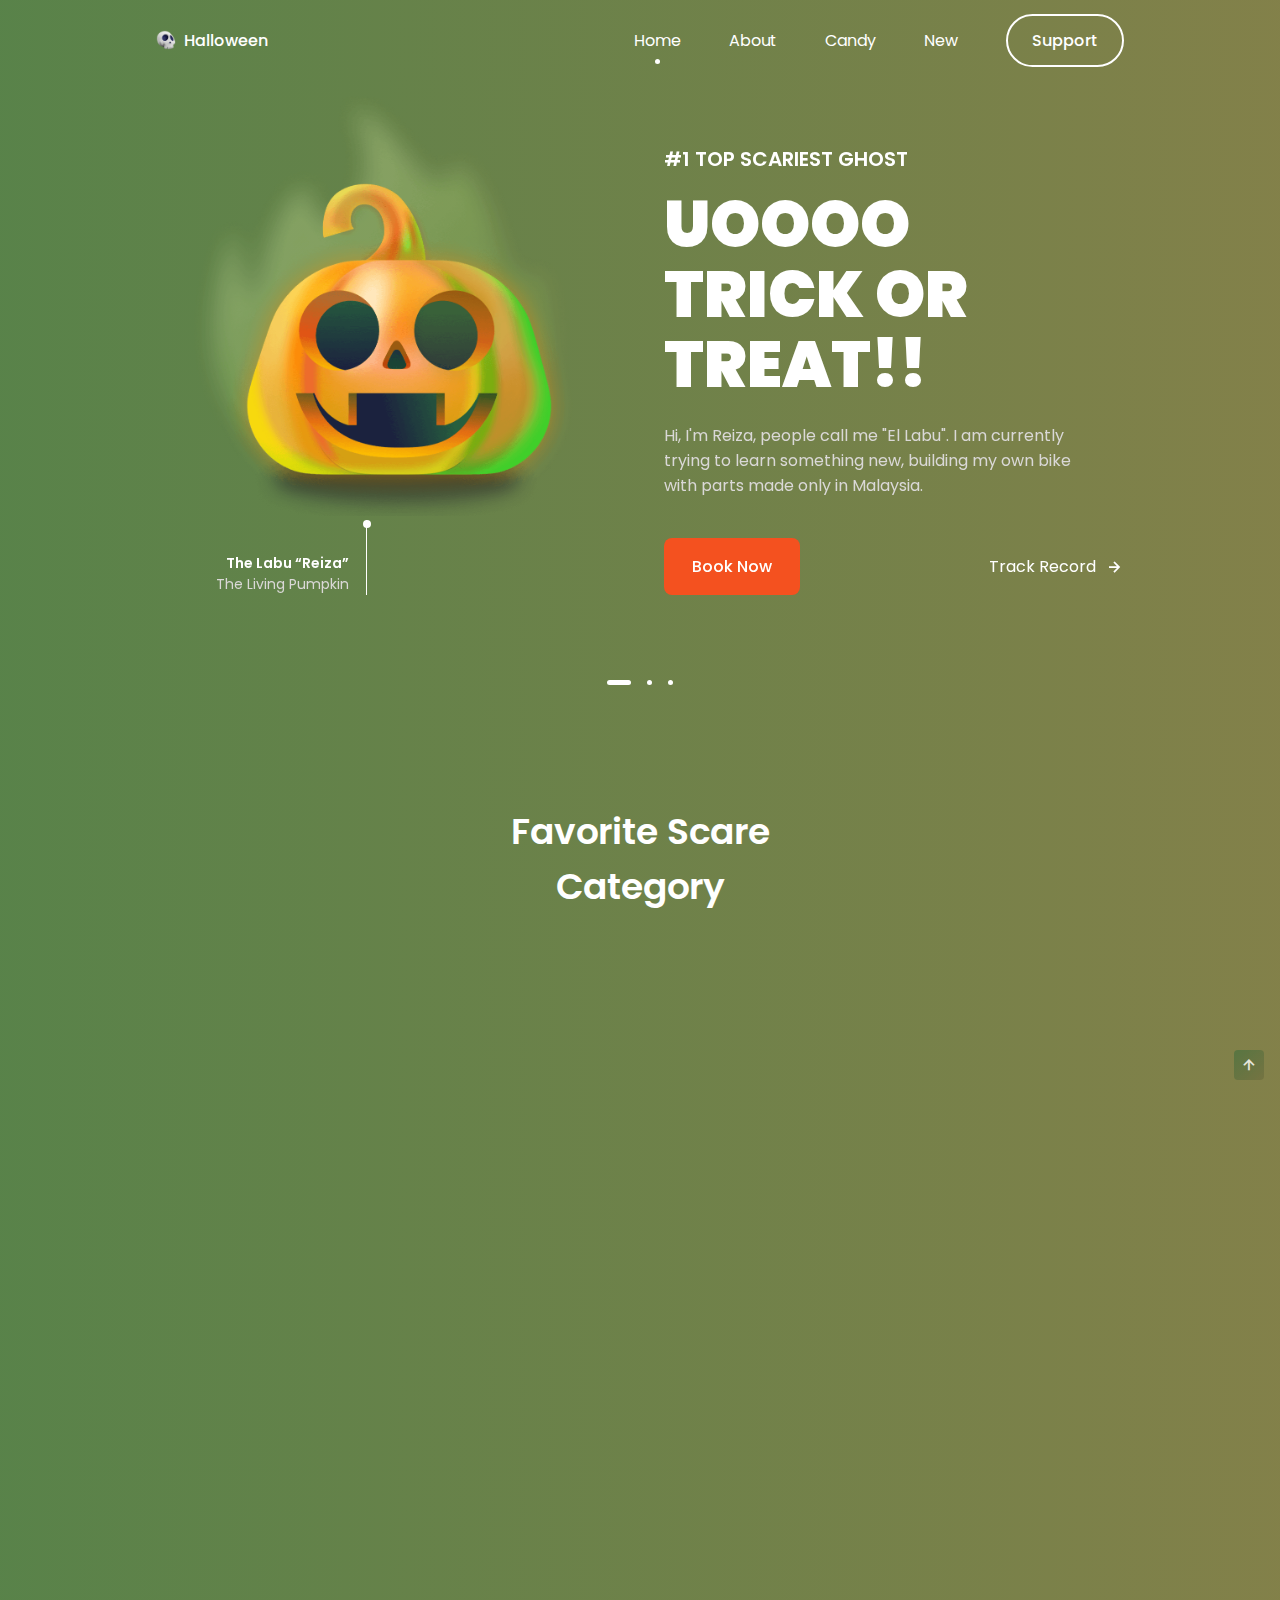
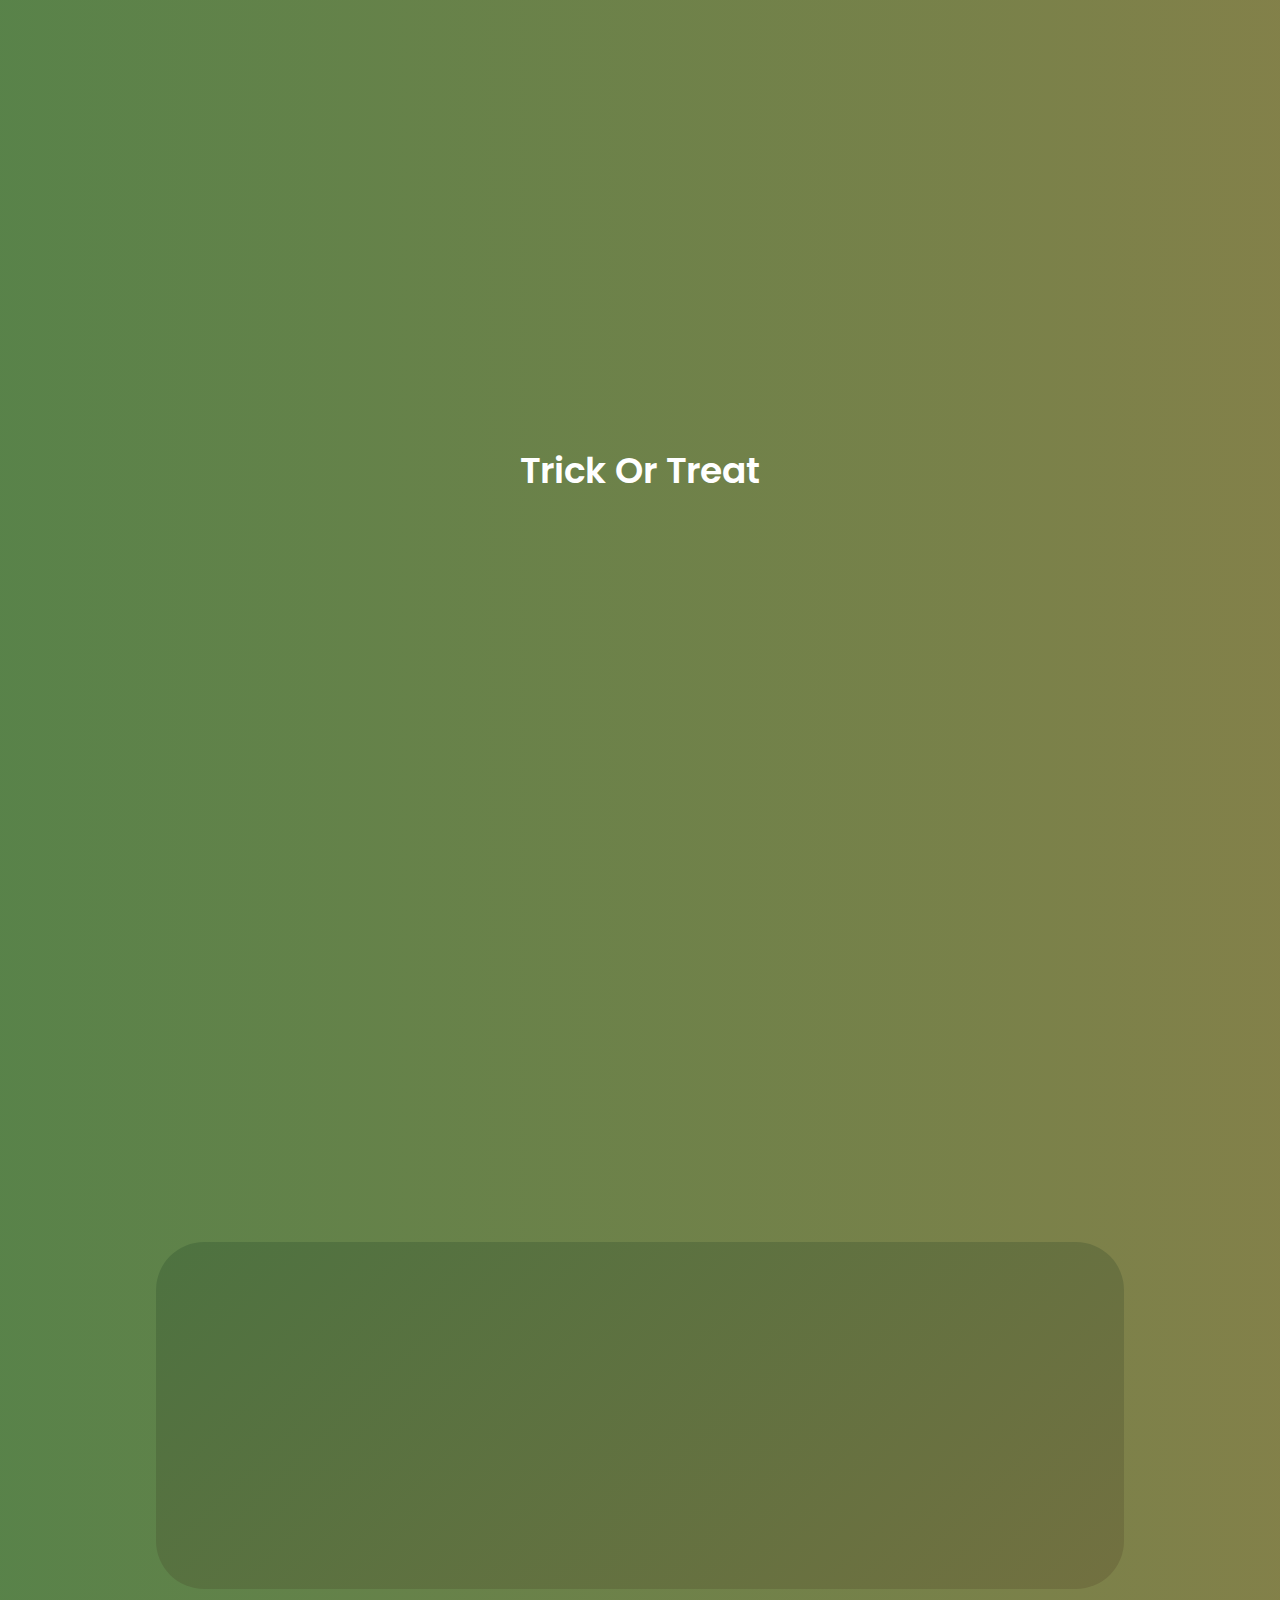
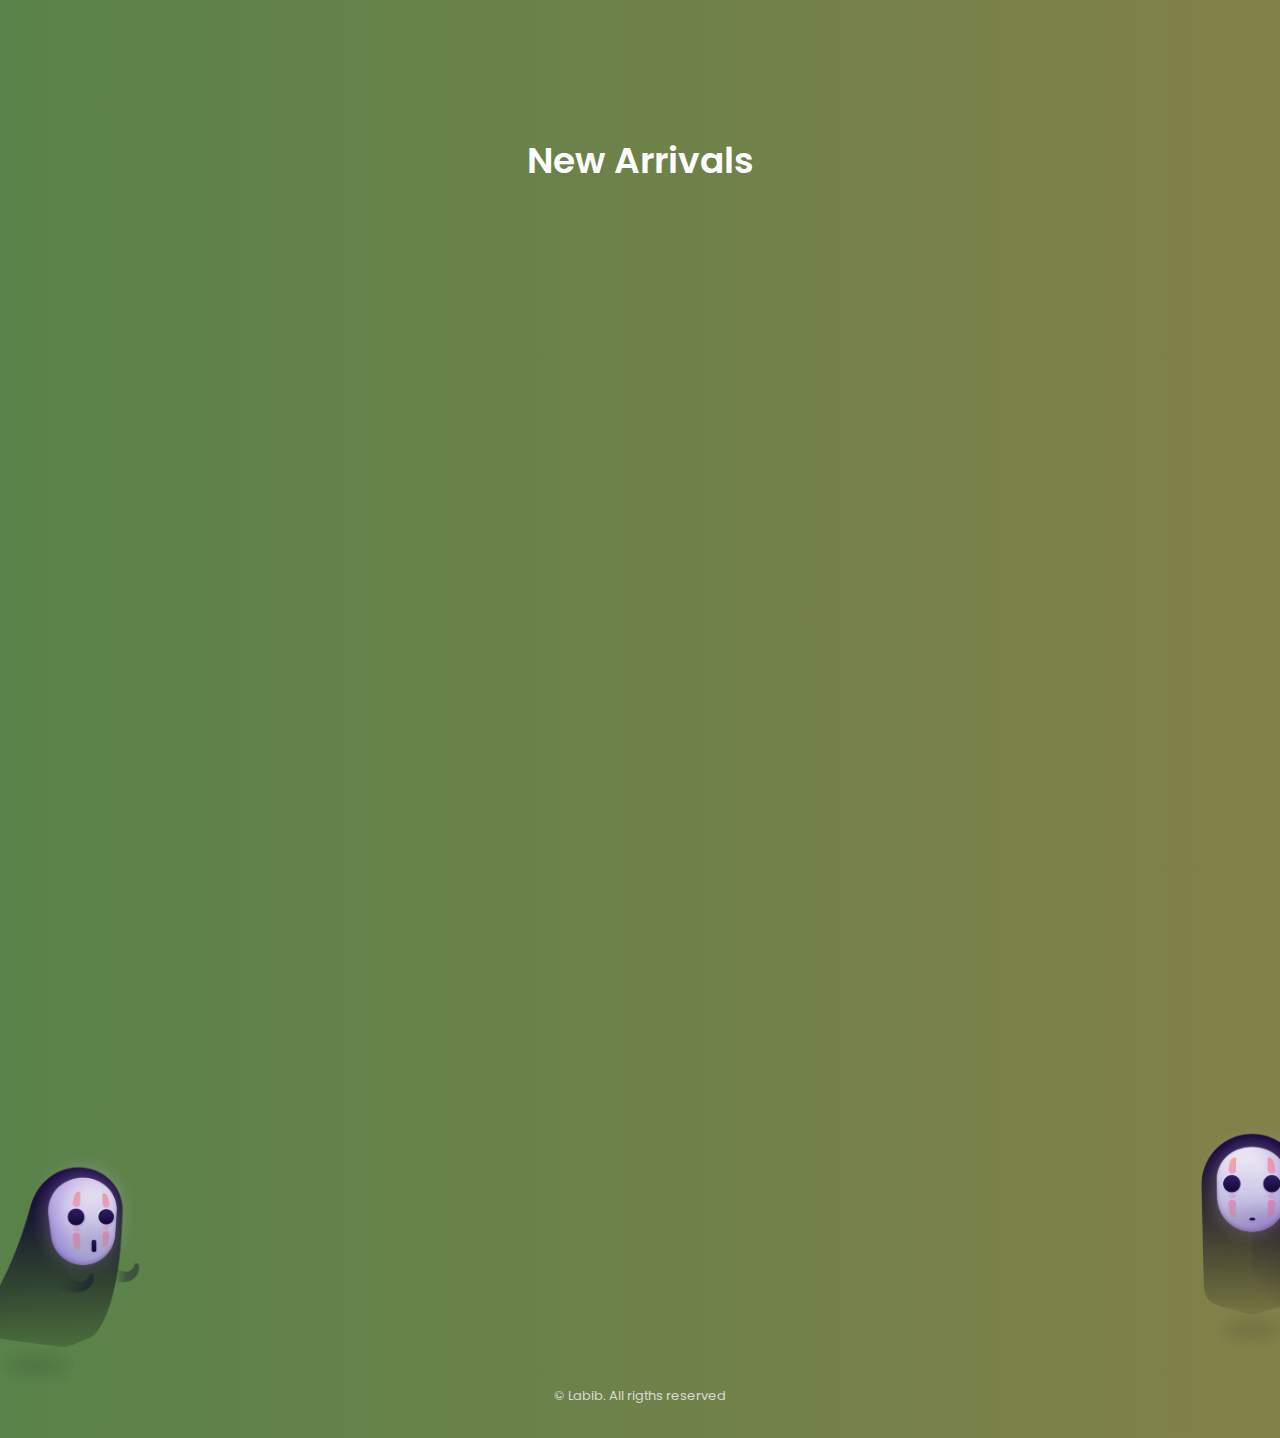
<file: responsive-halloween-website-main/responsive-halloween-website-main/index.html>
<!DOCTYPE html>
    <html lang="en">
    <head>
        <meta charset="UTF-8">
        <meta name="viewport" content="width=device-width, initial-scale=1.0">

        <!--=============== FAVICON ===============-->
        <link rel="shortcut icon" href="assets/img/favicon.png" type="image/x-icon">

        <!--=============== BOXICONS ===============-->
        <link rel="stylesheet" href="https://cdn.jsdelivr.net/npm/boxicons@latest/css/boxicons.min.css">

        <!--=============== SWIPER CSS ===============--> 
        <link rel="stylesheet" href="assets/css/swiper-bundle.min.css">

        <!--=============== CSS ===============--> 
        <link rel="stylesheet" href="assets/css/styles.css">

        <title>Responsive Halloween Website</title>
    </head>
    <body>
        <!--==================== HEADER ====================-->
        <header class="header" id="header">
            <nav class="nav container">
                <a href="#" class="nav__logo">
                    <img src="assets/img/logo.png" alt="" class="nav__logo-img">
                    Halloween
                </a>

                <div class="nav__menu" id="nav-menu">
                    <ul class="nav__list">
                        <li class="nav__item">
                            <a href="#home" class="nav__link active-link">Home</a>
                        </li>

                        <li class="nav__item">
                            <a href="#about" class="nav__link">About</a>
                        </li>

                        <li class="nav__item">
                            <a href="#trick" class="nav__link">Candy</a>
                        </li>

                        <li class="nav__item">
                            <a href="#new" class="nav__link">New</a>
                        </li>

                        <a href="#" class="button button--ghost">Support</a>
                    </ul>

                    <div class="nav__close" id="nav-close">
                        <i class='bx bx-x'></i>
                    </div>

                    <img src="assets/img/nav-img.png" alt="" class="nav__img">
                </div>

                <div class="nav__toggle" id="nav-toggle">
                    <i class='bx bx-grid-alt'></i>
                </div>

            </nav>
        </header>

        <main class="main">
            <!--==================== HOME ====================-->
            <section class="home container" id="home">
                <div class="swiper home-swiper">
                    <div class="swiper-wrapper">
                        <!-- HOME SLIDER 1 -->
                        <section class="swiper-slide">
                            <div class="home__content grid">
                                <div class="home__group">
                                    <img src="assets/img/home1-img.png" alt="" class="home__img">
                                    <div class="home__indicator"></div>
    
                                    <div class="home__details-img">
                                        <h4 class="home__details-title">The Labu “Reiza”</h4>
                                        <span class="home__details-subtitle">The Living Pumpkin</span>
                                    </div>
                                </div>
    
                                <div class="home__data">
                                    <h3 class="home__subtitle">#1 Top Scariest Ghost</h3>
                                    <h1 class="home__title">UOOOO <br> TRICK OR <br> TREAT!!</h1>
                                    <p class="home__description">Hi, I'm Reiza, people call me "El Labu". I am currently trying to learn 
                                        something new, building my own bike with parts made only in Malaysia.
                                    </p>

                                    <div class="home__buttons">
                                        <a href="#" class="button">Book Now</a>
                                        <a href="#" class="button--link button--flex">Track Record <i class='bx bx-right-arrow-alt button__icon'></i></a>
                                    </div>
                                </div>
                            </div>
                        </section>

                        <!-- HOME SLIDER 2 -->
                        <section class="swiper-slide">
                            <div class="home__content grid">
                                <div class="home__group">
                                    <img src="assets/img/home2-img.png" alt="" class="home__img">
                                    <div class="home__indicator"></div>
    
                                    <div class="home__details-img">
                                        <h4 class="home__details-title">Adino & Grahami</h4>
                                        <span class="home__details-subtitle">No words can describe them</span>
                                    </div>
                                </div>
    
                                <div class="home__data">
                                    <h3 class="home__subtitle">#2 top Best duo</h3>
                                    <h1 class="home__title">BRING BACK <br> MY COTTON <br> CANDY</h1>
                                    <p class="home__description">Adino steals cotton candy from his brother and eats them all in one bite, 
                                        a hungry beast. Grahami can no longer contain his anger towards Adino.
                                    </p>

                                    <div class="home__buttons">
                                        <a href="#" class="button">Book Now</a>
                                        <a href="#" class="button--link button--flex">Track Record <i class='bx bx-right-arrow-alt button__icon'></i></a>
                                    </div>
                                </div>
                            </div>
                        </section>

                        <!-- HOME SLIDER 3 -->
                        <section class="swiper-slide">
                            <div class="home__content grid">
                                <div class="home__group">
                                    <img src="assets/img/home3-img.png" alt="" class="home__img">
                                    <div class="home__indicator"></div>
    
                                    <div class="home__details-img">
                                        <h4 class="home__details-title">Captain Sem</h4>
                                        <span class="home__details-subtitle">Veteran Spooky Ghost</span>
                                    </div>
                                </div>
    
                                <div class="home__data">
                                    <h3 class="home__subtitle">#3 Top Scariest  Ghost</h3>
                                    <h1 class="home__title">RESPAWN <br> THE SPOOKY <br> SKULL</h1>
                                    <p class="home__description">In search for cute little puppy, Captain Sem has come back from his tragic death. 
                                        With his hogwarts certified power he promise to be a hero for all of ghostkind.
                                    </p>

                                    <div class="home__buttons">
                                        <a href="#" class="button">Book Now</a>
                                        <a href="#" class="button--link button--flex">Track Record <i class='bx bx-right-arrow-alt button__icon'></i></a>
                                    </div>
                                </div>
                            </div>
                        </section>
                    </div>
                    <div class="swiper-pagination"></div>
                </div>
            </section>
            
            <!--==================== CATEGORY ====================-->
            <section class="section category">
                <h2 class="section__title">Favorite Scare <br> Category</h2>

                <div class="category__container container grid">
                    <div class="category__data">
                        <img src="assets/img/category1-img.png" alt="" class="category__img">
                        <h3 class="category__title">Ghosts</h3>
                        <p class="category__description">Choose the ghosts, the scariest there are.</p>
                    </div>

                    <div class="category__data">
                        <img src="assets/img/category2-img.png" alt="" class="category__img">
                        <h3 class="category__title">Pumpkins</h3>
                        <p class="category__description">You look at the scariest pumpkins there is.</p>
                    </div>

                    <div class="category__data">
                        <img src="assets/img/category3-img.png" alt="" class="category__img">
                        <h3 class="category__title">Witch Hat</h3>
                        <p class="category__description">Pick the most stylish witch hats out there.</p>
                    </div>
                </div>
            </section>

            <!--==================== ABOUT ====================-->
            <section class="section about" id="about">
                <div class="about__container container grid">
                    <div class="about__data">
                        <h2 class="section__title about__title">About Halloween <br> Night</h2>
                        <p class="about__description">Night of all the saints, or all the dead, is celebrated on October 31 and it is a 
                            very fun international celebration, this celebration comes from ancient origins, and is already 
                            celebrated by everyone.
                        </p>
                        <a href="#" class="button">Know more</a>
                    </div>

                    <img src="assets/img/about-img.png" alt="" class="about__img">
                </div>
            </section>

            <!--==================== TRICK OR TREAT ====================-->
            <section class="section trick" id="trick">
                <h2 class="section__title">Trick Or Treat</h2>

                <div class="trick__container container grid">
                    <div class="trick__content">
                        <img src="assets/img/trick-treat1-img.png" alt="" class="trick__img">
                        <h3 class="trick__title">Toffee</h3>
                        <span class="trick__subtitle">Candy</span>
                        <span class="trick__price">$11.99</span>
                        <button class="button trick__button">
                            <i class='bx bx-cart-alt trick__icon'></i>
                        </button>
                    </div>

                    <div class="trick__content">
                        <img src="assets/img/trick-treat2-img.png" alt="" class="trick__img">
                        <h3 class="trick__title">Bone</h3>
                        <span class="trick__subtitle">Accessory</span>
                        <span class="trick__price">$8.99</span>
                        <button class="button trick__button">
                            <i class='bx bx-cart-alt trick__icon'></i>
                        </button>
                    </div>

                    <div class="trick__content">
                        <img src="assets/img/trick-treat3-img.png" alt="" class="trick__img">
                        <h3 class="trick__title">Scarecrow</h3>
                        <span class="trick__subtitle">Accessory</span>
                        <span class="trick__price">$15.99</span>
                        <button class="button trick__button">
                            <i class='bx bx-cart-alt trick__icon'></i>
                        </button>
                    </div>

                    <div class="trick__content">
                        <img src="assets/img/trick-treat4-img.png" alt="" class="trick__img">
                        <h3 class="trick__title">Candy Cane</h3>
                        <span class="trick__subtitle">Candy</span>
                        <span class="trick__price">$7.99</span>
                        <button class="button trick__button">
                            <i class='bx bx-cart-alt trick__icon'></i>
                        </button>
                    </div>

                    <div class="trick__content">
                        <img src="assets/img/trick-treat5-img.png" alt="" class="trick__img">
                        <h3 class="trick__title">Pumpkin</h3>
                        <span class="trick__subtitle">Candy</span>
                        <span class="trick__price">$19.99</span>
                        <button class="button trick__button">
                            <i class='bx bx-cart-alt trick__icon'></i>
                        </button>
                    </div>

                    <div class="trick__content">
                        <img src="assets/img/trick-treat6-img.png" alt="" class="trick__img">
                        <h3 class="trick__title">Ghost</h3>
                        <span class="trick__subtitle">Accessory</span>
                        <span class="trick__price">$17.99</span>
                        <button class="button trick__button">
                            <i class='bx bx-cart-alt trick__icon'></i>
                        </button>
                    </div>
                </div>
            </section>
            
            <!--==================== DISCOUNT ====================-->
            <section class="section discount">
                <div class="discount__container container grid">
                    <div class="discount__data">
                        <h2 class="discount__title">50% Discount <br> On New Products</h2>
                        <a href="#" class="button">Go to new</a>
                    </div>

                    <img src="assets/img/discount-img.png" alt="" class="discount__img">
                </div>
            </section>

            <!--==================== NEW ARRIVALS ====================-->
            <section class="section new" id="new">
                <h2 class="section__title">New Arrivals</h2>

                <div class="new__container container">
                    <div class="swiper new-swiper">
                        <div class="swiper-wrapper">
                            <div class="new__content swiper-slide">
                                <div class="new__tag">New</div>
                                <img src="assets/img/new1-img.png" alt="" class="new__img">
                                <h3 class="new__title">Haunted House</h3>
                                <span class="new__subtitle">Accessory</span>
                                
                                <div class="new__prices">
                                    <span class="new__price">$14.99</span>
                                    <span class="new__discount">$29.99</span>
                                </div>

                                <button class="button new__button">
                                    <i class='bx bx-cart-alt new__icon'></i>
                                </button>
                            </div>
        
                            <div class="new__content swiper-slide">
                                <div class="new__tag">New</div>
                                <img src="assets/img/new2-img.png" alt="" class="new__img">
                                <h3 class="new__title">Halloween Candle</h3>
                                <span class="new__subtitle">Accessory</span>
        
                                <div class="new__prices">
                                    <span class="new__price">$11.99</span>
                                    <span class="new__discount">$21.99</span>
                                </div>

                                <button class="button new__button">
                                    <i class='bx bx-cart-alt new__icon'></i>
                                </button>
                            </div>
        
                            <div class="new__content swiper-slide">
                                <div class="new__tag">New</div>
                                <img src="assets/img/new3-img.png" alt="" class="new__img">
                                <h3 class="new__title">Witch Hat</h3>
                                <span class="new__subtitle">Accessory</span>
        
                                <div class="new__prices">
                                    <span class="new__price">$4.99</span>
                                    <span class="new__discount">$9.99</span>
                                </div>

                                <button class="button new__button">
                                    <i class='bx bx-cart-alt new__icon'></i>
                                </button>
                            </div>
        
                            <div class="new__content swiper-slide">
                                <div class="new__tag">New</div>
                                <img src="assets/img/new4-img.png" alt="" class="new__img">
                                <h3 class="new__title">Rip</h3>
                                <span class="new__subtitle">Accessory</span>
        
                                <div class="new__prices">
                                    <span class="new__price">$24.99</span>
                                    <span class="new__discount">$44.99</span>
                                </div>

                                <button class="button new__button">
                                    <i class='bx bx-cart-alt new__icon'></i>
                                </button>
                            </div>
        
                            <div class="new__content swiper-slide">
                                <div class="new__tag">New</div>
                                <img src="assets/img/new5-img.png" alt="" class="new__img">
                                <h3 class="new__title">Terrifying Crystal Ball</h3>
                                <span class="new__subtitle">Accessory</span>
        
                                <div class="new__prices">
                                    <span class="new__price">$5.99</span>
                                    <span class="new__discount">$12.99</span>
                                </div>

                                <button class="button new__button">
                                    <i class='bx bx-cart-alt new__icon'></i>
                                </button>
                            </div>
        
                            <div class="new__content swiper-slide">
                                <div class="new__tag">New</div>
                                <img src="assets/img/new6-img.png" alt="" class="new__img">
                                <h3 class="new__title">Witch Broom</h3>
                                <span class="new__subtitle">Accessory</span>
        
                                <div class="new__prices">
                                    <span class="new__price">$7.99</span>
                                    <span class="new__discount">$14.99</span>
                                </div>

                                <button class="button new__button">
                                    <i class='bx bx-cart-alt new__icon'></i>
                                </button>
                            </div>
                        </div>
                    </div>
                </div>
            </section>

            <!--==================== OUR NEWSLETTER ====================-->
            <section class="section newsletter">
                <div class="newsletter__container container">
                    <h2 class="section__title">Our Newsletter</h2>
                    <p class="newsletter__description">
                        Promotion new products and sales. Directly to your inbox
                    </p>

                    <form action="" class="newsletter__form">
                        <input type="text" placeholder="Enter your email" class="newsletter__input">
                        <button class="button">
                            Subscribe
                        </button>
                    </form>
                </div>
            </section>
        </main>

        <!--==================== FOOTER ====================-->
            <footer class="footer section">
                <div class="footer__container container grid">
                    <div class="footer__content">
                        <a href="#" class="footer__logo">
                            <img src="assets/img/logo.png" alt="" class="footer__logo-img">
                            Halloween
                        </a>

                        <p class="footer__description">Enjoy the scariest night <br> of your life.</p>
                        
                        <div class="footer__social">
                            <a href="https://www.facebook.com/" target="_blank" class="footer__social-link">
                                <i class='bx bxl-facebook'></i>
                            </a>
                            <a href="https://www.instagram.com/" target="_blank" class="footer__social-link">
                                <i class='bx bxl-instagram-alt' ></i>
                            </a>
                            <a href="https://twitter.com/" target="_blank" class="footer__social-link">
                                <i class='bx bxl-twitter' ></i>
                            </a>
                        </div>
                    </div>

                    <div class="footer__content">
                        <h3 class="footer__title">About</h3>
                        
                        <ul class="footer__links">
                            <li>
                                <a href="#" class="footer__link">About Us</a>
                            </li>
                            <li>
                                <a href="#" class="footer__link">Features</a>
                            </li>
                            <li>
                                <a href="#" class="footer__link">News</a>
                            </li>
                        </ul>
                    </div>

                    <div class="footer__content">
                        <h3 class="footer__title">Our Services</h3>
                        
                        <ul class="footer__links">
                            <li>
                                <a href="#" class="footer__link">Pricing</a>
                            </li>
                            <li>
                                <a href="#" class="footer__link">Discounts</a>
                            </li>
                            <li>
                                <a href="#" class="footer__link">Shipping mode</a>
                            </li>
                        </ul>
                    </div>

                    <div class="footer__content">
                        <h3 class="footer__title">Our Company</h3>
                        
                        <ul class="footer__links">
                            <li>
                                <a href="#" class="footer__link">Blog</a>
                            </li>
                            <li>
                                <a href="#" class="footer__link">About us</a>
                            </li>
                            <li>
                                <a href="#" class="footer__link">Our mision</a>
                            </li>
                        </ul>
                    </div>
                </div>

                <span class="footer__copy">&#169; Labib. All rigths reserved</span>

                <img src="assets/img/footer1-img.png" alt="" class="footer__img-one">
                <img src="assets/img/footer2-img.png" alt="" class="footer__img-two">
            </footer>

            <!--=============== SCROLL UP ===============-->
            <a href="#" class="scrollup" id="scroll-up">
                <i class='bx bx-up-arrow-alt scrollup__icon'></i>
            </a>
        
        <!--=============== SCROLL REVEAL ===============-->
        <script src="assets/js/scrollreveal.min.js"></script>

        <!--=============== SWIPER JS ===============-->
        <script src="assets/js/swiper-bundle.min.js"></script>
        
        <!--=============== MAIN JS ===============-->
        <script src="assets/js/main.js"></script>
    </body>
</html>
</file>
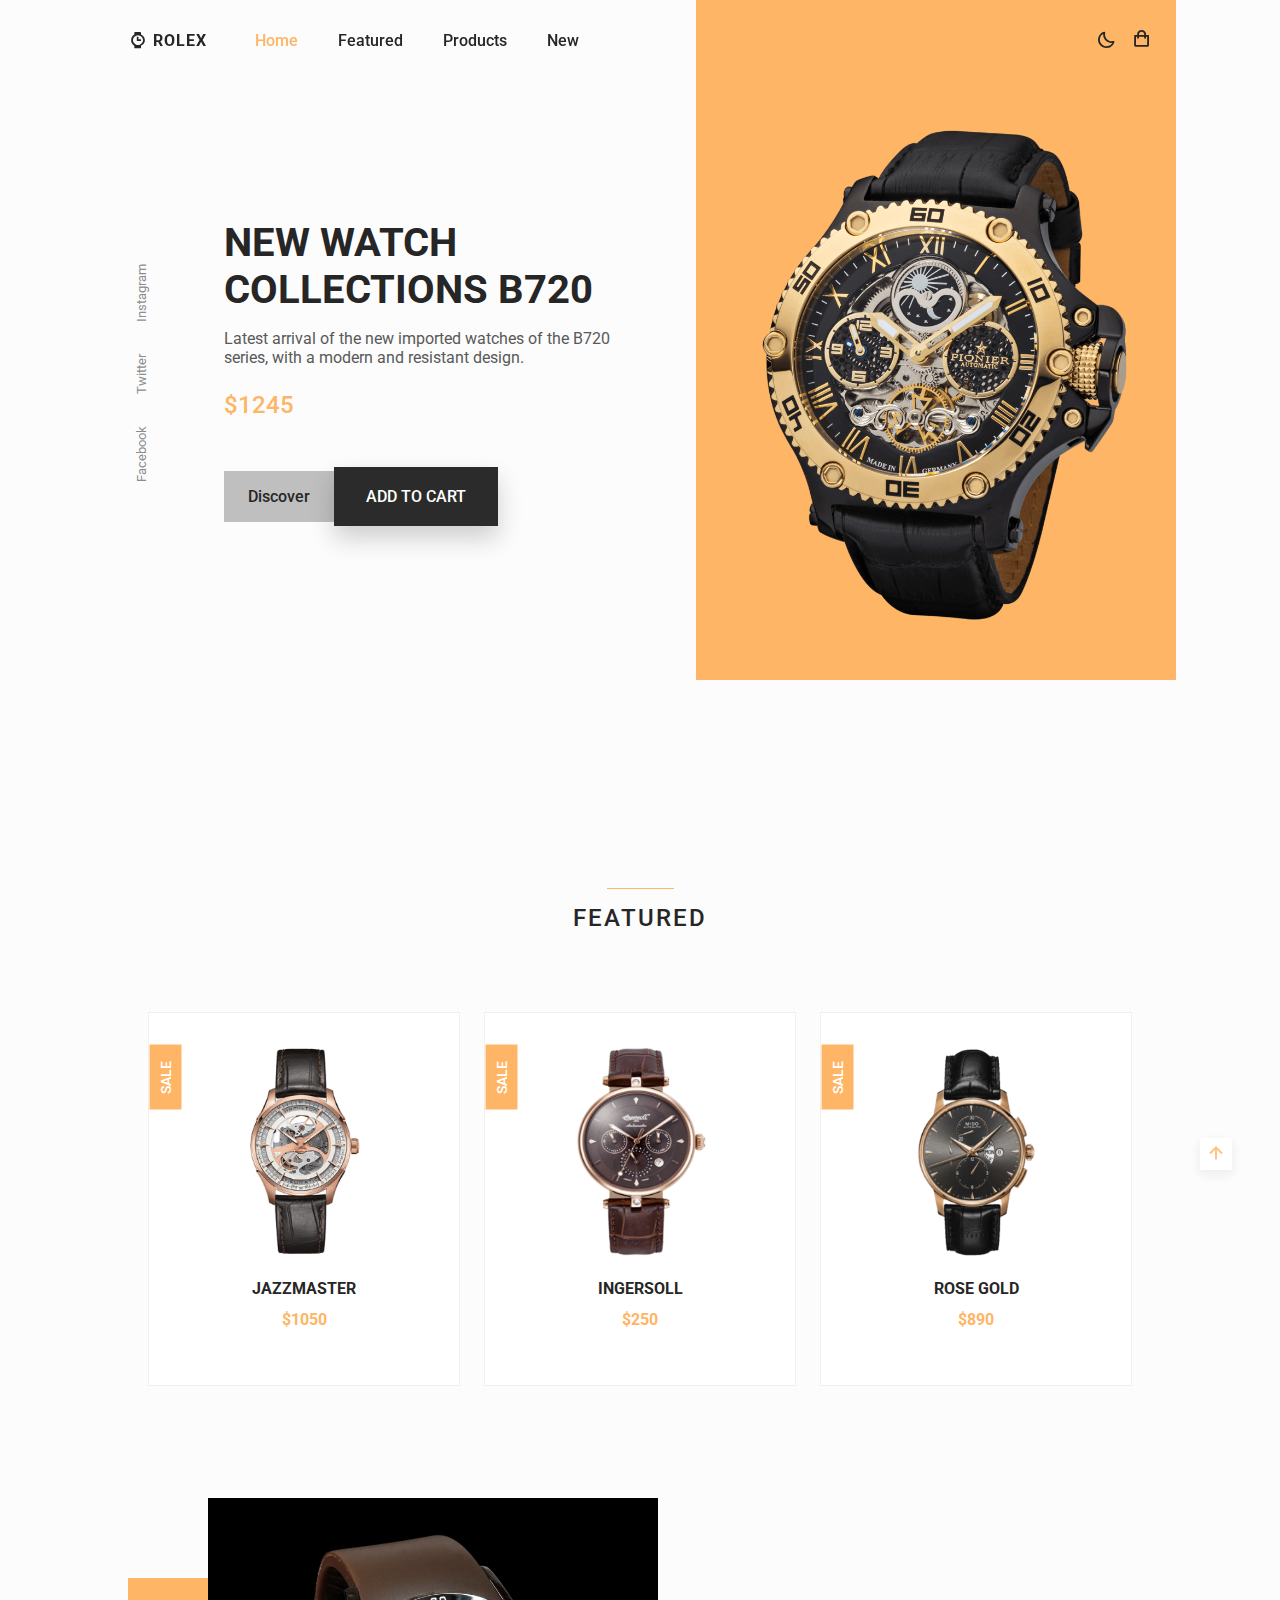
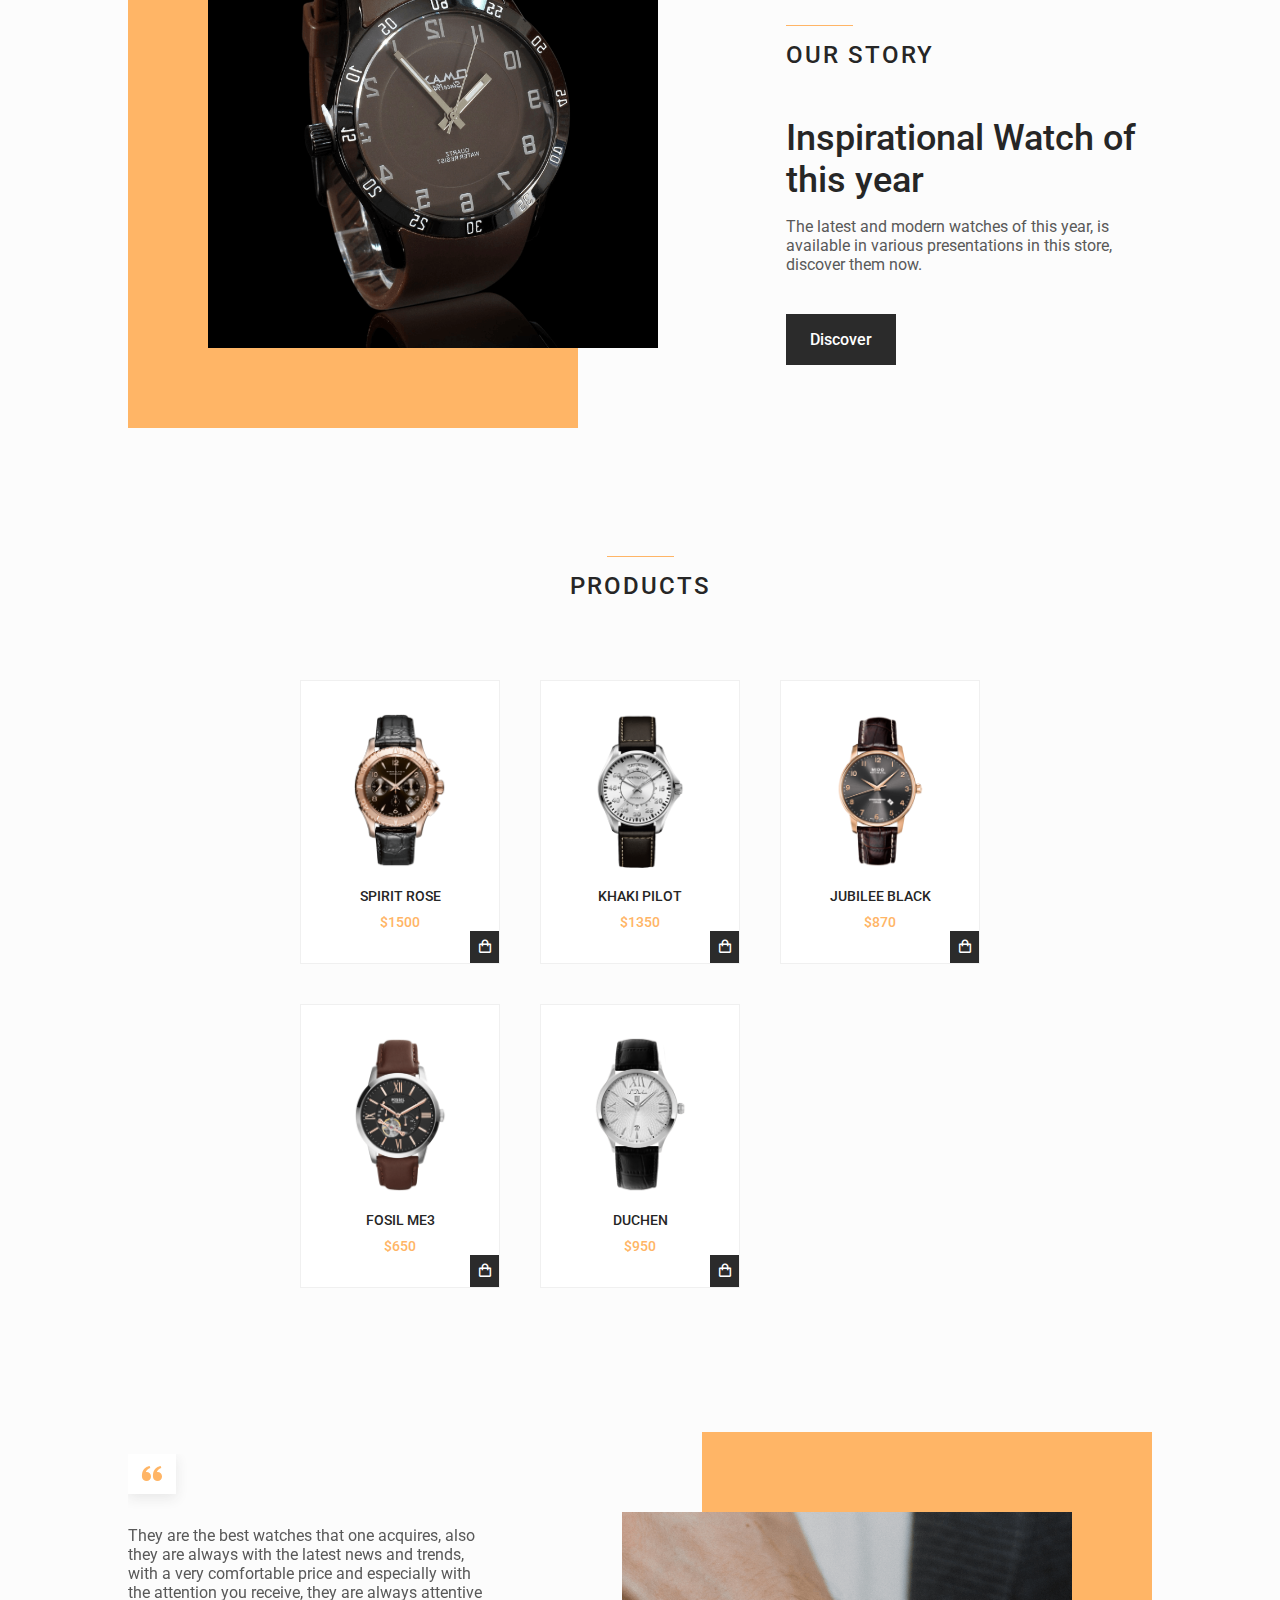
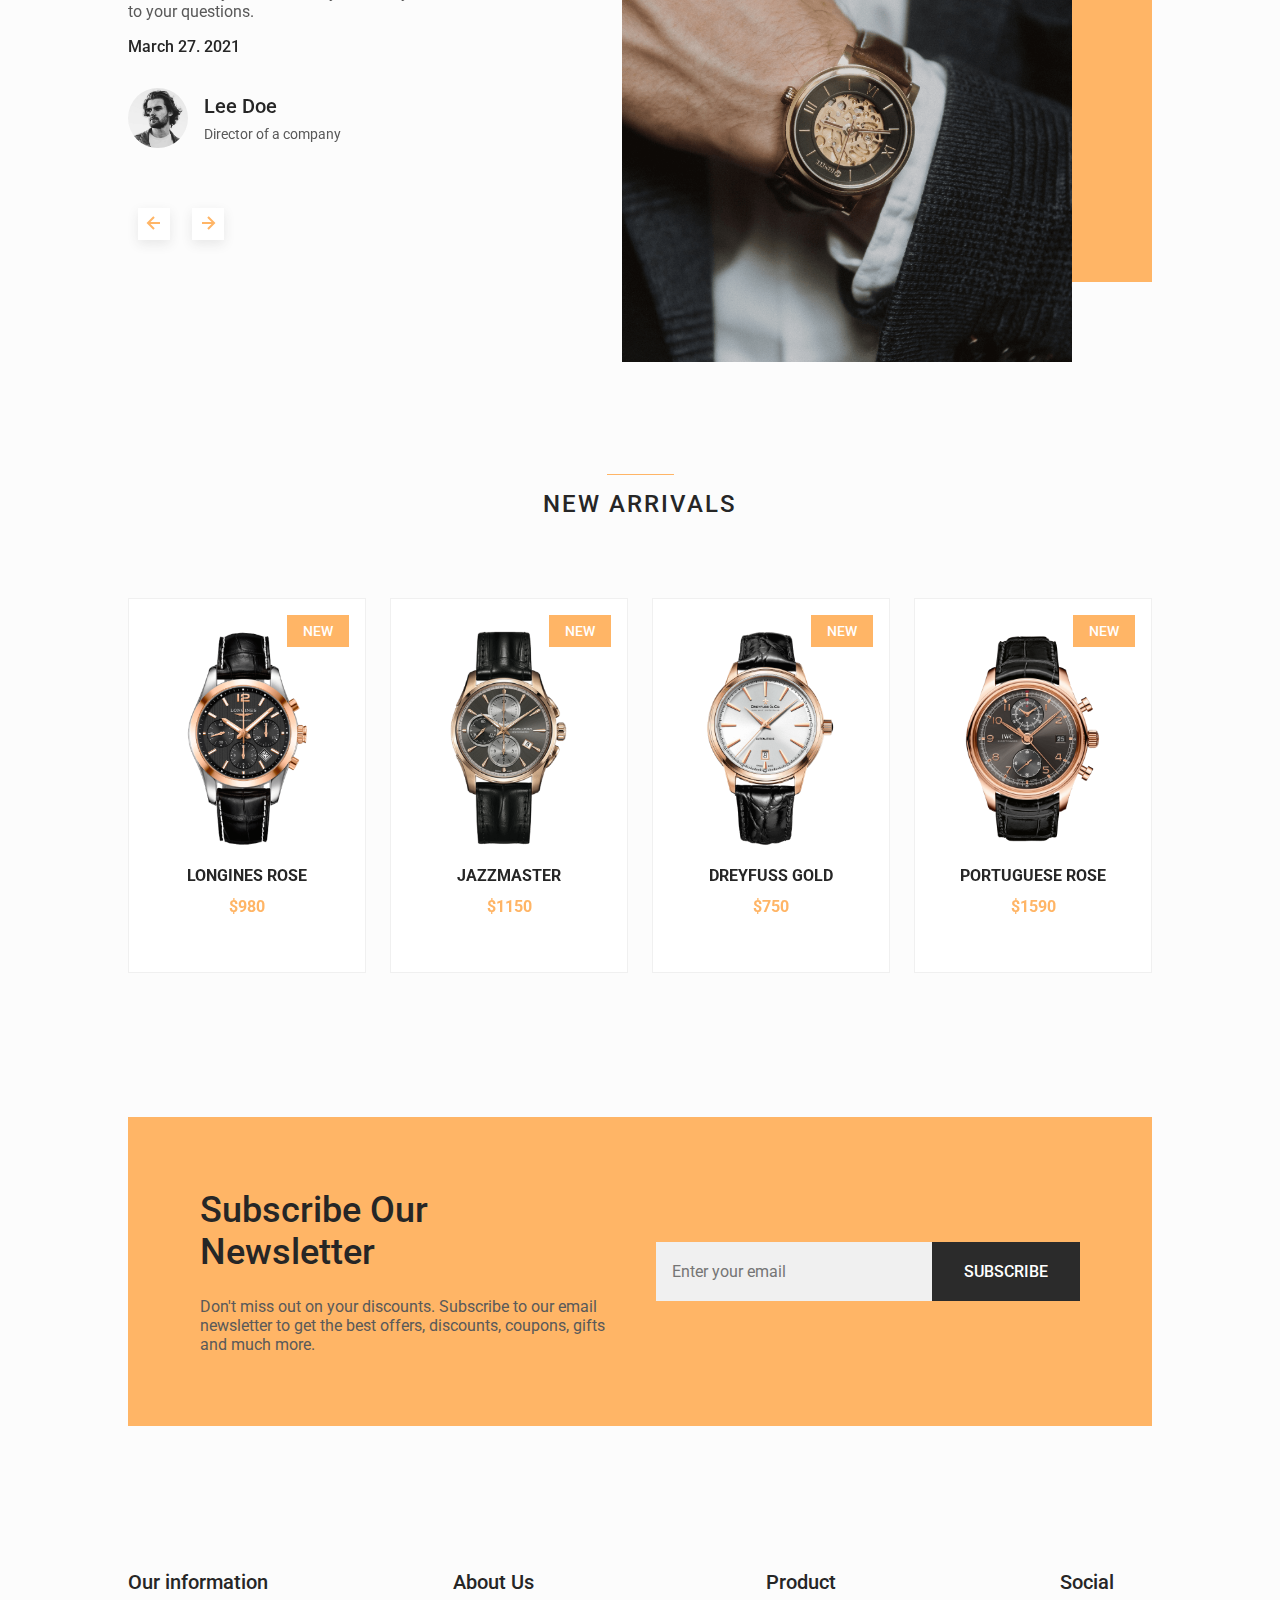
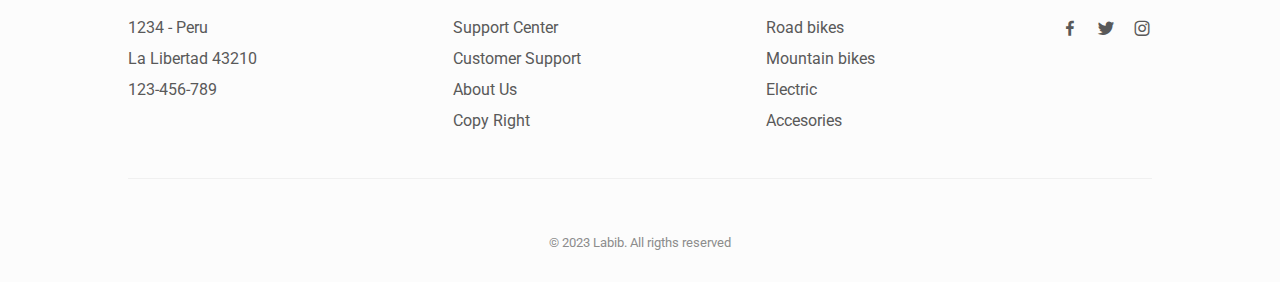
<file: responsive-watches-website-main/responsive-watches-website-main/index.html>
<!DOCTYPE html>
    <html lang="en">
    <head>
        <meta charset="UTF-8">
        <meta name="viewport" content="width=device-width, initial-scale=1.0">

        <!--=============== FAVICON ===============-->
        <link rel="shortcut icon" href="assets/img/favicon.png" type="image/x-icon">

        <!--=============== BOXICONS ===============-->
        <link rel="stylesheet" href="https://cdn.jsdelivr.net/npm/boxicons@latest/css/boxicons.min.css">

        <!--=============== SWIPER CSS ===============--> 
        <link rel="stylesheet" href="assets/css/swiper-bundle.min.css">

        <!--=============== CSS ===============-->
        <link rel="stylesheet" href="assets/css/styles.css">

        <title>Responsive watches website - Bedimcode</title>
    </head>
    <body>
        <!--==================== HEADER ====================-->
        <header class="header" id="header">
            <nav class="nav container">
                <a href="#" class="nav__logo">
                    <i class='bx bxs-watch nav__logo-icon'></i> Rolex
                </a>

                <div class="nav__menu" id="nav-menu">
                    <ul class="nav__list">
                        <li class="nav__item">
                            <a href="#home" class="nav__link active-link">Home</a>
                        </li>
                        <li class="nav__item">
                            <a href="#featured" class="nav__link">Featured</a>
                        </li>
                        <li class="nav__item">
                            <a href="#products" class="nav__link">Products</a>
                        </li>
                        <li class="nav__item">
                            <a href="#new" class="nav__link">New</a>
                        </li>
                    </ul>

                    <div class="nav__close" id="nav-close">
                        <i class='bx bx-x' ></i>
                    </div>
                </div>

                <div class="nav__btns">
                    <!-- Theme change button -->
                    <i class='bx bx-moon change-theme' id="theme-button"></i>

                    <div class="nav__shop" id="cart-shop">
                        <i class='bx bx-shopping-bag' ></i>
                    </div>

                    <div class="nav__toggle" id="nav-toggle">
                        <i class='bx bx-grid-alt' ></i>
                    </div>
                </div>
            </nav>
        </header>

        <!--==================== CART ====================-->
        <div class="cart" id="cart">
            <i class='bx bx-x cart__close' id="cart-close"></i>

            <h2 class="cart__title-center">My Cart</h2>

            <div class="cart__container">
                <article class="cart__card">
                    <div class="cart__box">
                        <img src="assets/img/featured1.png" alt="" class="cart__img">
                    </div>

                    <div class="cart__details">
                        <h3 class="cart__title">Jazzmaster</h3>
                        <span class="cart__price">$1050</span>

                        <div class="cart__amount">
                            <div class="cart__amount-content">
                                <span class="cart__amount-box">
                                    <i class='bx bx-minus' ></i>
                                </span>

                                <span class="cart__amount-number">1</span>

                                <span class="cart__amount-box">
                                    <i class='bx bx-plus' ></i>
                                </span>
                            </div>

                            <i class='bx bx-trash-alt cart__amount-trash' ></i>
                        </div>
                    </div>
                </article>
                
                <article class="cart__card">
                    <div class="cart__box">
                        <img src="assets/img/featured3.png" alt="" class="cart__img">
                    </div>

                    <div class="cart__details">
                        <h3 class="cart__title">Rose Gold</h3>
                        <span class="cart__price">$850</span>

                        <div class="cart__amount">
                            <div class="cart__amount-content">
                                <span class="cart__amount-box">
                                    <i class='bx bx-minus' ></i>
                                </span>

                                <span class="cart__amount-number">1</span>

                                <span class="cart__amount-box">
                                    <i class='bx bx-plus' ></i>
                                </span>
                            </div>

                            <i class='bx bx-trash-alt cart__amount-trash' ></i>
                        </div>
                    </div>
                </article>

                <article class="cart__card">
                    <div class="cart__box">
                        <img src="assets/img/new1.png" alt="" class="cart__img">
                    </div>

                    <div class="cart__details">
                        <h3 class="cart__title">Longines Rose</h3>
                        <span class="cart__price">$980</span>

                        <div class="cart__amount">
                            <div class="cart__amount-content">
                                <span class="cart__amount-box">
                                    <i class='bx bx-minus' ></i>
                                </span>

                                <span class="cart__amount-number">1</span>

                                <span class="cart__amount-box">
                                    <i class='bx bx-plus' ></i>
                                </span>
                            </div>

                            <i class='bx bx-trash-alt cart__amount-trash' ></i>
                        </div>
                    </div>
                </article>
            </div>

            <div class="cart__prices">
                <span class="cart__prices-item">3 items</span>
                <span class="cart__prices-total">$2880</span>
            </div>
        </div>

        <!--==================== MAIN ====================-->
        <main class="main">
            <!--==================== HOME ====================-->
            <section class="home" id="home">
                <div class="home__container container grid">
                    <div class="home__img-bg">
                        <img src="assets/img/home.png" alt="" class="home__img">
                    </div>
    
                    <div class="home__social">
                        <a href="https://www.facebook.com/" target="_blank" class="home__social-link">
                            Facebook
                        </a>
                        <a href="https://twitter.com/" target="_blank" class="home__social-link">
                            Twitter
                        </a>
                        <a href="https://www.instagram.com/" target="_blank" class="home__social-link">
                            Instagram
                        </a>
                    </div>
    
                    <div class="home__data">
                        <h1 class="home__title">NEW WATCH <br> COLLECTIONS B720</h1>
                        <p class="home__description">
                            Latest arrival of the new imported watches of the B720 series, 
                            with a modern and resistant design.
                        </p>
                        <span class="home__price">$1245</span>

                        <div class="home__btns">
                            <a href="#" class="button button--gray button--small">
                                Discover
                            </a>

                            <button class="button home__button">ADD TO CART</button>
                        </div>
                    </div>
                </div>
            </section>

            <!--==================== FEATURED ====================-->
            <section class="featured section container" id="featured">
                <h2 class="section__title">
                    Featured
                </h2>

                <div class="featured__container grid">
                    <article class="featured__card">
                        <span class="featured__tag">Sale</span>

                        <img src="assets/img/featured1.png" alt="" class="featured__img">

                        <div class="featured__data">
                            <h3 class="featured__title">Jazzmaster</h3>
                            <span class="featured__price">$1050</span>
                        </div>

                        <button class="button featured__button">ADD TO CART</button>
                    </article>

                    <article class="featured__card">
                        <span class="featured__tag">Sale</span>

                        <img src="assets/img/featured2.png" alt="" class="featured__img">

                        <div class="featured__data">
                            <h3 class="featured__title">Ingersoll</h3>
                            <span class="featured__price">$250</span>
                        </div>

                        <button class="button featured__button">ADD TO CART</button>
                    </article>

                    <article class="featured__card">
                        <span class="featured__tag">Sale</span>

                        <img src="assets/img/featured3.png" alt="" class="featured__img">

                        <div class="featured__data">
                            <h3 class="featured__title">Rose gold</h3>
                            <span class="featured__price">$890</span>
                        </div>

                        <button class="button featured__button">ADD TO CART</button>
                    </article>
                </div>
            </section>

            <!--==================== STORY ====================-->
            <section class="story section container">
                <div class="story__container grid">
                    <div class="story__data">
                        <h2 class="section__title story__section-title">
                            Our Story
                        </h2>
    
                        <h1 class="story__title">
                            Inspirational Watch of <br> this year
                        </h1>
    
                        <p class="story__description">
                            The latest and modern watches of this year, is available in various 
                            presentations in this store, discover them now.
                        </p>
    
                        <a href="#" class="button button--small">Discover</a>
                    </div>

                    <div class="story__images">
                        <img src="assets/img/story.png" alt="" class="story__img">
                        <div class="story__square"></div>
                    </div>
                </div>
            </section>

            <!--==================== PRODUCTS ====================-->
            <section class="products section container" id="products">
                <h2 class="section__title">
                    Products
                </h2>

                <div class="products__container grid">
                    <article class="products__card">
                        <img src="assets/img/product1.png" alt="" class="products__img">

                        <h3 class="products__title">Spirit rose</h3>
                        <span class="products__price">$1500</span>

                        <button class="products__button">
                            <i class='bx bx-shopping-bag'></i>
                        </button>
                    </article>

                    <article class="products__card">
                        <img src="assets/img/product2.png" alt="" class="products__img">

                        <h3 class="products__title">Khaki pilot</h3>
                        <span class="products__price">$1350</span>

                        <button class="products__button">
                            <i class='bx bx-shopping-bag'></i>
                        </button>
                    </article>

                    <article class="products__card">
                        <img src="assets/img/product3.png" alt="" class="products__img">

                        <h3 class="products__title">Jubilee black</h3>
                        <span class="products__price">$870</span>

                        <button class="products__button">
                            <i class='bx bx-shopping-bag'></i>
                        </button>
                    </article>

                    <article class="products__card">
                        <img src="assets/img/product4.png" alt="" class="products__img">

                        <h3 class="products__title">Fosil me3</h3>
                        <span class="products__price">$650</span>

                        <button class="products__button">
                            <i class='bx bx-shopping-bag'></i>
                        </button>
                    </article>

                    <article class="products__card">
                        <img src="assets/img/product5.png" alt="" class="products__img">

                        <h3 class="products__title">Duchen</h3>
                        <span class="products__price">$950</span>

                        <button class="products__button">
                            <i class='bx bx-shopping-bag'></i>
                        </button>
                    </article>
                </div>
            </section>

            <!--==================== TESTIMONIAL ====================-->
            <section class="testimonial section container">
                <div class="testimonial__container grid">
                    <div class="swiper testimonial-swiper">
                        <div class="swiper-wrapper">
                            <div class="testimonial__card swiper-slide">
                                <div class="testimonial__quote">
                                    <i class='bx bxs-quote-alt-left' ></i>
                                </div>
                                <p class="testimonial__description">
                                    They are the best watches that one acquires, also they are always with the latest 
                                    news and trends, with a very comfortable price and especially with the attention 
                                    you receive, they are always attentive to your questions.
                                </p>
                                <h3 class="testimonial__date">March 27. 2021</h3>
        
                                <div class="testimonial__perfil">
                                    <img src="assets/img/testimonial1.jpg" alt="" class="testimonial__perfil-img">
        
                                    <div class="testimonial__perfil-data">
                                        <span class="testimonial__perfil-name">Lee Doe</span>
                                        <span class="testimonial__perfil-detail">Director of a company</span>
                                    </div>
                                </div>
                            </div>

                            <div class="testimonial__card swiper-slide">
                                <div class="testimonial__quote">
                                    <i class='bx bxs-quote-alt-left' ></i>
                                </div>
                                <p class="testimonial__description">
                                    They are the best watches that one acquires, also they are always with the latest 
                                    news and trends, with a very comfortable price and especially with the attention 
                                    you receive, they are always attentive to your questions.
                                </p>
                                <h3 class="testimonial__date">March 27. 2021</h3>
        
                                <div class="testimonial__perfil">
                                    <img src="assets/img/testimonial2.jpg" alt="" class="testimonial__perfil-img">
        
                                    <div class="testimonial__perfil-data">
                                        <span class="testimonial__perfil-name">Samantha Mey</span>
                                        <span class="testimonial__perfil-detail">Director of a company</span>
                                    </div>
                                </div>
                            </div>

                            <div class="testimonial__card swiper-slide">
                                <div class="testimonial__quote">
                                    <i class='bx bxs-quote-alt-left' ></i>
                                </div>
                                <p class="testimonial__description">
                                    They are the best watches that one acquires, also they are always with the latest 
                                    news and trends, with a very comfortable price and especially with the attention 
                                    you receive, they are always attentive to your questions.
                                </p>
                                <h3 class="testimonial__date">March 27. 2021</h3>
        
                                <div class="testimonial__perfil">
                                    <img src="assets/img/testimonial3.jpg" alt="" class="testimonial__perfil-img">
        
                                    <div class="testimonial__perfil-data">
                                        <span class="testimonial__perfil-name">Raul Zaman</span>
                                        <span class="testimonial__perfil-detail">Director of a company</span>
                                    </div>
                                </div>
                            </div>
                        </div>
                        
                        <div class="swiper-button-next">
                            <i class='bx bx-right-arrow-alt' ></i>
                        </div>
                        <div class="swiper-button-prev">
                            <i class='bx bx-left-arrow-alt' ></i>
                        </div>
                    </div>

                    <div class="testimonial__images">
                        <div class="testimonial__square"></div>
                        <img src="assets/img/testimonial.png" alt="" class="testimonial__img">
                    </div>
                </div>
            </section>

            <!--==================== NEW ====================-->
            <section class="new section container" id="new">
                <h2 class="section__title">
                    New Arrivals
                </h2>
                
                <div class="new__container">
                    <div class="swiper new-swiper">
                        <div class="swiper-wrapper">
                            <article class="new__card swiper-slide">
                                <span class="new__tag">New</span>
        
                                <img src="assets/img/new1.png" alt="" class="new__img">
        
                                <div class="new__data">
                                    <h3 class="new__title">Longines rose</h3>
                                    <span class="new__price">$980</span>
                                </div>
        
                                <button class="button new__button">ADD TO CART</button>
                            </article>

                            <article class="new__card swiper-slide">
                                <span class="new__tag">New</span>
        
                                <img src="assets/img/new2.png" alt="" class="new__img">
        
                                <div class="new__data">
                                    <h3 class="new__title">Jazzmaster</h3>
                                    <span class="new__price">$1150</span>
                                </div>
        
                                <button class="button new__button">ADD TO CART</button>
                            </article>

                            <article class="new__card swiper-slide">
                                <span class="new__tag">New</span>
        
                                <img src="assets/img/new3.png" alt="" class="new__img">
        
                                <div class="new__data">
                                    <h3 class="new__title">Dreyfuss gold</h3>
                                    <span class="new__price">$750</span>
                                </div>
        
                                <button class="button new__button">ADD TO CART</button>
                            </article>

                            <article class="new__card swiper-slide">
                                <span class="new__tag">New</span>
        
                                <img src="assets/img/new4.png" alt="" class="new__img">
        
                                <div class="new__data">
                                    <h3 class="new__title">Portuguese rose</h3>
                                    <span class="new__price">$1590</span>
                                </div>
        
                                <button class="button new__button">ADD TO CART</button>
                            </article>                       
                        </div>
                    </div>
                </div>
            </section>

            <!--==================== NEWSLETTER ====================-->
            <section class="newsletter section container">
                <div class="newsletter__bg grid">
                    <div>
                        <h2 class="newsletter__title">Subscribe Our <br> Newsletter</h2>
                        <p class="newsletter__description">
                            Don't miss out on your discounts. Subscribe to our email 
                            newsletter to get the best offers, discounts, coupons, 
                            gifts and much more.
                        </p>
                    </div>

                    <form action="" class="newsletter__subscribe">
                        <input type="email" placeholder="Enter your email" class="newsletter__input">
                        <button class="button">
                            SUBSCRIBE
                        </button>
                    </form>
                </div>
            </section>
        </main>

        <!--==================== FOOTER ====================-->
        <footer class="footer section">
            <div class="footer__container container grid">
                <div class="footer__content">
                    <h3 class="footer__title">Our information</h3>

                    <ul class="footer__list">
                        <li>1234 - Peru</li>
                        <li>La Libertad 43210</li>
                        <li>123-456-789</li>
                    </ul>
                </div>
                <div class="footer__content">
                    <h3 class="footer__title">About Us</h3>

                    <ul class="footer__links">
                        <li>
                            <a href="#" class="footer__link">Support Center</a>
                        </li>
                        <li>
                            <a href="#" class="footer__link">Customer Support</a>
                        </li>
                        <li>
                            <a href="#" class="footer__link">About Us</a>
                        </li>
                        <li>
                            <a href="#" class="footer__link">Copy Right</a>
                        </li>
                    </ul>
                </div>

                <div class="footer__content">
                    <h3 class="footer__title">Product</h3>

                    <ul class="footer__links">
                        <li>
                            <a href="#" class="footer__link">Road bikes</a>
                        </li>
                        <li>
                            <a href="#" class="footer__link">Mountain bikes</a>
                        </li>
                        <li>
                            <a href="#" class="footer__link">Electric</a>
                        </li>
                        <li>
                            <a href="#" class="footer__link">Accesories</a>
                        </li>
                    </ul>
                </div>

                <div class="footer__content">
                    <h3 class="footer__title">Social</h3>

                    <ul class="footer__social">
                        <a href="https://www.facebook.com/" target="_blank" class="footer__social-link">
                            <i class='bx bxl-facebook'></i>
                        </a>

                        <a href="https://twitter.com/" target="_blank" class="footer__social-link">
                            <i class='bx bxl-twitter' ></i>
                        </a>

                        <a href="https://www.instagram.com/" target="_blank" class="footer__social-link">
                            <i class='bx bxl-instagram' ></i>
                        </a>
                    </ul>
                </div>
            </div>

            <span class="footer__copy">&#169; 2023 Labib. All rigths reserved</span>
        </footer>

        <!--=============== SCROLL UP ===============-->
        <a href="#" class="scrollup" id="scroll-up"> 
            <i class='bx bx-up-arrow-alt scrollup__icon' ></i>
        </a>

        <!--=============== SWIPER JS ===============-->
        <script src="assets/js/swiper-bundle.min.js"></script>

        <!--=============== MAIN JS ===============-->
        <script src="assets/js/main.js"></script>
    </body>
</html>
</file>
<file: halloween/assets/css/styles.css>
/*=============== GOOGLE FONTS ===============*/
@import url('https://fonts.googleapis.com/css2?family=Poppins:wght@400;500;600;900&display=swap');

/*=============== VARIABLES CSS ===============*/
:root {
  --header-height: 3.5rem;

  /*========== Colors ==========*/
  --hue: 14;
  --first-color: hsl(var(--hue), 91%, 54%);
  --first-color-alt: hsl(var(--hue), 91%, 50%);
  --title-color: hsl(var(--hue), 4%, 100%);
  --text-color: hsl(var(--hue), 4%, 85%);
  --text-color-light: hsl(var(--hue), 4%, 55%);

  /*Green gradient*/
  --body-color: linear-gradient(90deg, hsl(104, 28%, 40%) 0%, hsl(58, 28%, 40%) 100%);
  --container-color: linear-gradient(136deg, hsl(104, 28%, 35%) 0%, hsl(58, 28%, 35%) 100%);
  
  /*Red gradient*/
  /* --body-color: linear-gradient(90deg, hsl(360, 28%, 40%) 0%, hsl(18, 28%, 40%) 100%);
  --container-color: linear-gradient(136deg, hsl(360, 28%, 35%) 0%, hsl(18, 28%, 35%) 100%); */

  /*Black solid*/
  /* --body-color: hsl(30, 8%, 8%);
  --container-color: hsl(30, 8%, 10%); */

  /*========== Font and typography ==========*/
  --body-font: 'Poppins', sans-serif;
  --biggest-font-size: 2rem;
  --h1-font-size: 1.5rem;
  --h2-font-size: 1.25rem;
  --h3-font-size: 1rem;
  --normal-font-size: .938rem;
  --small-font-size: .813rem;
  --smaller-font-size: .75rem;

  /*========== Font weight ==========*/
  --font-medium: 500;
  --font-semi-bold: 600;
  --font-black: 900;

  /*========== Margenes Bottom ==========*/
  --mb-0-25: .25rem;
  --mb-0-5: .5rem;
  --mb-0-75: .75rem;
  --mb-1: 1rem;
  --mb-1-5: 1.5rem;
  --mb-2: 2rem;
  --mb-2-5: 2.5rem;

  /*========== z index ==========*/
  --z-tooltip: 10;
  --z-fixed: 100;
}

/* Responsive typography */
@media screen and (min-width: 992px) {
  :root {
    --biggest-font-size: 4rem;
    --h1-font-size: 2.25rem;
    --h2-font-size: 1.5rem;
    --h3-font-size: 1.25rem;
    --normal-font-size: 1rem;
    --small-font-size: .875rem;
    --smaller-font-size: .813rem;
  }
}

/*=============== BASE ===============*/
*{
  box-sizing: border-box;
  padding: 0;
  margin: 0;
}

html{
  scroll-behavior: smooth;
}

body{
  margin: var(--header-height) 0 0 0;
  font-family: var(--body-font);
  font-size: var(--normal-font-size);
  background: var(--body-color);
  color: var(--text-color);
}

h1,h2,h3,h4{
  color: var(--title-color);
  font-weight: var(--font-semi-bold);
}

ul{
  list-style: none;
}

a{
  text-decoration: none;
}

img{
  max-width: 100%;
  height: auto;
}

button,
input{
  border: none;
  outline: none;
}

button{
  cursor: pointer;
  font-family: var(--body-font);
  font-size: var(--normal-font-size);
}

/*=============== REUSABLE CSS CLASSES ===============*/
.section{
  padding: 4.5rem 0 2rem;
}

.section__title{
  font-size: var(--h2-font-size);
  margin-bottom: var(--mb-2);
  text-align: center;
}

/*=============== LAYOUT ===============*/
.container{
  max-width: 968px;
  margin-left: var(--mb-1-5);
  margin-right: var(--mb-1-5);
}

.grid{
  display: grid;
}

.main{
  overflow: hidden; /*For animation*/
}

/*=============== HEADER ===============*/
.header{
  width: 100%;
  background: var(--body-color); 
  position: fixed;
  top: 0;
  left: 0;
  z-index: var(--z-fixed);
}

/*=============== NAV ===============*/
.nav{
  height: var(--header-height);
  display: flex;
  justify-content: space-between;
  align-items: center;
}

.nav__logo{
  display: flex;
  align-items: center;
  column-gap: .5rem;
  font-weight: var(--font-medium);
}

.nav__logo-img{
  width: 1.25rem;
}

.nav__link,
.nav__logo,
.nav__toggle,
.nav__close{
  color: var(--title-color);
}

.nav__toggle{
  font-size: 1.25rem;
  cursor: pointer;
}

@media screen and (max-width: 767px){
  .nav__menu{
    position: fixed;
    width: 100%;
    background: var(--container-color);
    top: -150%;
    left: 0;
    padding: 3.5rem 0;
    transition: .4s;
    z-index: var(--z-fixed);
    border-radius: 0 0 1.5rem 1.5rem;
  }
}

.nav__img{
  width: 100px;
  position: absolute;
  top: 0;
  left: 0;
}

.nav__close{
  font-size: 1.8rem;
  position: absolute;
  top: .5rem;
  right: .7rem;
  cursor: pointer;
}

.nav__list{
  display: flex;
  flex-direction: column;
  align-items: center;
  row-gap: 1.5rem;
}

.nav__link{
  text-transform: uppercase;
  font-weight: var(--font-black);
  transition: .4s;
}

.nav__link:hover{
  color: var(--text-color);
}

/* Show menu */
.show-menu{
  top: 0;
}

/* Change background header */
.scroll-header{
  background: var(--container-color);
}

/* Active link */
.active-link{
  position: relative;
}

.active-link::before{
  content: '';
  position: absolute;
  bottom: -.75rem;
  left: 45%;
  width: 5px;
  height: 5px;
  background-color: var(--title-color);
  border-radius: 50%;
}

/*=============== HOME ===============*/
.home__content{
  row-gap: 1rem;
}

.home__group{
  display: grid;
  position: relative;
  padding-top: 2rem;
}

.home__img{
  height: 250px;
  justify-self: center;
}

.home__indicator{
  width: 8px;
  height: 8px;
  background-color: var(--title-color);
  border-radius: 50%;
  position: absolute;
  top: 7rem;
  right: 2rem;
}

.home__indicator::after{
  content: '';
  position: absolute;
  width: 1px;
  height: 48px;
  background-color: var(--title-color);
  top: -3rem;
  right: 45%;
}

.home__details-img{
  position: absolute;
  right: .5rem;
}

.home__details-title,
.home__details-subtitle{
  display: block;
  font-size: var(--small-font-size);
  text-align: right;
}

.home__subtitle{
  font-size: var(--h3-font-size);
  text-transform: uppercase;
  margin-bottom: var(--mb-1);
}

.home__title{
  font-size: var(--biggest-font-size);
  font-weight: var(--font-black);
  line-height: 109%;
  margin-bottom: var(--mb-1);
}

.home__description{
  margin-bottom: var(--mb-1);
}

.home__buttons{
  display: flex;
  justify-content: space-between;
}

/* Swiper Class */
.swiper-pagination{
  position: initial;
  margin-top: var(--mb-1);
}

.swiper-pagination-bullet{
  width: 5px;
  height: 5px;
  background-color: var(--title-color);
  opacity: 1;
}

.swiper-pagination-horizontal.swiper-pagination-bullets .swiper-pagination-bullet{
  margin: 0 .5rem;
} 

.swiper-pagination-bullet-active{
  width: 1.5rem;
  height: 5px;
  border-radius: .5rem;
}

/*=============== BUTTONS ===============*/
.button{
  display: inline-block;
  background-color: var(--first-color);
  color: var(--title-color);
  padding: 1rem 1.75rem;
  border-radius: .5rem;
  font-weight: var(--font-medium);
  transition: .3s;
}

.button:hover{
  background-color: var(--first-color-alt);
}

.button__icon{
  font-size: 1.25rem;
}

.button--ghost{
  border: 2px solid;
  background-color: transparent;
  border-radius: 3rem;
  padding: .75rem 1.5rem;
}

.button--ghost:hover{
  background: none;
}

.button--link{
  color: var(--title-color);
}

.button--flex{
  display: inline-flex;
  align-items: center;
  column-gap: .5rem;
}

/*=============== CATEGORY ===============*/
.category__container{
  grid-template-columns: repeat(2, 1fr);
  gap: 1rem 2rem;
}

.category__data{
  text-align: center;
}

.category__img{
  width: 120px;
  margin-bottom: var(--mb-0-75);
  transition: .3s;
}

.category__title{
  margin-bottom: var(--mb-0-25);
}

.category__data:hover .category__img{
  transform: translateY(-.5rem);
}

/*=============== ABOUT ===============*/
.about__container{
  row-gap: 2rem;
}

.about__data{
  text-align: center;
}

.about__description{
  margin-bottom: var(--mb-2);
}

.about__img{
  width: 200px;
  justify-self: center;
  animation: floating 2s ease-in-out infinite;
}

/*=============== TRICK OR TREAT ===============*/
.trick__container{
  grid-template-columns: repeat(2, 1fr);
  gap: 1.5rem;
  padding-top: 1rem;
}

.trick__content{
  position: relative;
  background: var(--container-color);
  border-radius: 1rem;
  padding: 1.5rem 0 1rem 0;
  text-align: center;
  overflow: hidden;
}

.trick__img{
  width: 90px;
  transition: .3s;
}

.trick__subtitle,
.trick__price{
  display: block;
}

.trick__subtitle{
  font-size: var(--smaller-font-size);
  margin-bottom: var(--mb-0-5);
}

.trick__title,
.trick__price{
  color: var(--title-color);
  font-weight: var(--font-medium);
  font-size: var(--normal-font-size);
}

.trick__button{
  display: inline-flex;
  padding: .5rem;
  border-radius: .25rem .25rem .75rem .25rem;
  position: absolute;
  right: -3rem;
  bottom: 0;
}

.trick__icon{
  font-size: 1.25rem;
  color: var(--title-color);
}

.trick__content:hover .trick__img{
  transform: translateY(-.5rem);
}

.trick__content:hover .trick__button{
  right: 0;
}

/*=============== DISCOUNT ===============*/
.discount__container{
  background: var(--container-color);
  border-radius: 1rem;
  padding: 2.5rem 0 1.5rem;
  row-gap: .75rem;
}

.discount__data{
  text-align: center;
}

.discount__title{
  font-size: var(--h2-font-size);
  margin-bottom: var(--mb-2);
}

.discount__img{
  width: 200px;
  justify-self: center;
}

/*=============== NEW ARRIVALS ===============*/
.new__container{
  padding-top: 1rem;
}

.new__img{
  width: 120px;
  margin-bottom: var(--mb-0-5);
  transition: .3s;
}

.new__content{
  position: relative;
  background: var(--container-color);
  width: 242px;
  padding: 2rem 0 1.5rem 0;
  border-radius: .75rem;
  text-align: center;
  overflow: hidden;
}

.new__tag{
  position: absolute;
  top: 8%;
  left: 8%;
  background-color: var(--first-color);
  color: var(--title-color);
  font-size: var(--small-font-size);
  padding: .25rem .5rem;
  border-radius: .25rem;
}

.new__title{
  font-size: var(--normal-font-size);
  font-weight: var(--font-medium);
}

.new__subtitle{
  display: block;
  font-size: var(--small-font-size);
  margin-bottom: var(--mb-0-5);
}

.new__prices{
  display: inline-flex;
  align-items: center;
  column-gap: .5rem;
}

.new__price{
  font-weight: var(--font-medium);
  color: var(--title-color);
}

.new__discount{
  color: var(--first-color);
  font-size: var(--smaller-font-size);
  text-decoration: line-through;
  font-weight: var(--font-medium);
}

.new__button{
  display: inline-flex;
  padding: .5rem;
  border-radius: .25rem .25rem .75rem .25rem;
  position: absolute;
  bottom: 0;
  right: -3rem;
}

.new__icon{
  font-size: 1.25rem;
}

.new__content:hover .new__img{
  transform: translateY(-.5rem);
}

.new__content:hover .new__button{
  right: 0;
}

/*=============== NEWSLETTER ===============*/
.newsletter__description{
  text-align: center;
  margin-bottom: var(--mb-1-5);
}

.newsletter__form{
  background: var(--container-color);
  padding: 1rem;
  display: flex;
  justify-content: space-between;
  border-radius: .75rem;
}

.newsletter__input{
  width: 70%;
  padding: 0 .5rem;
  background: none;
  color: var(--title-color);
}

.newsletter__input::placeholder{
  color: var(--text-color);
}

/*=============== FOOTER ===============*/
.footer{
  position: relative;
  overflow: hidden;
}

.footer__img-one,
.footer__img-two{
  position: absolute;
  transition: .3s;
}

.footer__img-one{
  width: 100px;
  top: 6rem;
  right: -2rem;
}

.footer__img-two{
  width: 150px;
  bottom: 4rem;
  right: 4rem;
}

.footer__img-one:hover,
.footer__img-two:hover{
  transform: translateY(-.5rem);
}

.footer__container{
  row-gap: 2rem;
}

.footer__logo{
  display: flex;
  align-items: center;
  column-gap: .5rem;
  margin-bottom: var(--mb-1);
  font-weight: var(--font-medium);
  color: var(--title-color);
}

.footer__logo-img{
  width: 20px;
}

.footer__description{
  margin-bottom: var(--mb-2-5);
}

.footer__social{
  display: flex;
  column-gap: .75rem;
}

.footer__social-link{
  display: inline-flex;
  background: var(--container-color);
  padding: .25rem;
  border-radius: .25rem;
  color: var(--title-color);
  font-size: 1rem;
}

.footer__social-link:hover{
  background: var(--body-color);
}

.footer__title{
  font-size: var(--h3-font-size);
  margin-bottom: var(--mb-1);
}

.footer__links{
  display: grid;
  row-gap: .35rem;
}

.footer__link{
  font-size: var(--small-font-size);
  color: var(--text-color);
  transition: .3s;
}

.footer__link:hover{
  color: var(--title-color);
}

.footer__copy{
  display: block;
  text-align: center;
  font-size: var(--smaller-font-size);
  margin-top: 4.5rem;
}

/*=============== SCROLL UP ===============*/
.scrollup{
  position: fixed;
  background: var(--container-color);
  right: 1rem;
  bottom: -20%;
  display: inline-flex;
  padding: .3rem;
  border-radius: .25rem;
  z-index: var(--z-tooltip);
  opacity: .8;
  transition: .4s;
}

.scrollup__icon{
  font-size: 1.25rem;
  color: var(--title-color);
}

.scrollup:hover{
  background: var(--container-color);
  opacity: 1;
}

/* Show Scroll Up*/
.show-scroll{
  bottom: 3rem;
}

/*=============== SCROLL BAR ===============*/
::-webkit-scrollbar{
  width: 0.6rem;
  background: #413e3e;
}

::-webkit-scrollbar-thumb{
  background: #272525;
  border-radius: .5rem;
}

/*===============  BREAKPOINTS ===============*/
/* For small devices */
@media screen and (max-width: 320px){
  .container{
    margin-left: var(--mb-1);
    margin-right: var(--mb-1);
  }

  .home__img{
    height: 200px;
  }
  .home__buttons{
    flex-direction: column;
    width: max-content;
    row-gap: 1rem;
  }

  .category__container,
  .trick__container{
    grid-template-columns: .8fr;
    justify-content: center;
  }
}

/* For medium devices */
@media screen and (min-width: 576px){
  .about__container{
    grid-template-columns: .8fr;
    justify-content: center;
  }

  .newsletter__container{
    display: grid;
    grid-template-columns: .7fr;
    justify-content: center;
  }
  .newsletter__description{
    padding: 0 3rem;
  }
}

@media screen and (min-width: 767px){
  body{
    margin: 0;
  }

  .section{
    padding: 7rem 0 2rem;
  }

  .nav{
    height: calc(var(--header-height) + 1.5rem);
  }
  .nav__img,
  .nav__close,
  .nav__toggle{
    display: none;
  }
  .nav__list{
    flex-direction: row;
    column-gap: 3rem;
  }
  .nav__link{
    text-transform: initial;
    font-weight: initial;
  }

  .home__content{
    padding: 8rem 0 2rem;
    grid-template-columns: repeat(2, 1fr);
    gap: 4rem;
  }
  .home__img{
    height: 300px;
  }
  .swiper-pagination{
    margin-top: var(--mb-2);
  }

  .category__container{
    grid-template-columns: repeat(3, 200px);
    justify-content: center;
  }

  .about__container{
    grid-template-columns: repeat(2, 1fr);
    align-items: center;
  }
  .about__title,
  .about__data{
    text-align: initial;
  }
  .about__img{
    width: 250px;
  }

  .trick__container{
    grid-template-columns: repeat(3, 200px);
    justify-content: center;
    gap: 2rem;
  }

  .discount__container{
    grid-template-columns: repeat(2, max-content);
    justify-content: center;
    align-items: center;
    column-gap: 3rem;
    padding: 3rem 0;
    border-radius: 3rem;
  }
  .discount__img{
    width: 350px;
    order: -1;
  }
  .discount__data{
    padding-right: 6rem;
  }

  .newsletter__container{
    grid-template-columns: .5fr;
  }

  .footer__container{
    grid-template-columns: repeat(4, 1fr);
    justify-items: center;
    column-gap: 1rem;
  }
  .footer__img-two{
    right: initial;
    bottom: 0;
    left: 15%;
  }
}

/* For large devices */
@media screen and (min-width: 992px){
  .container{
    margin-left: auto;
    margin-right: auto;
  }

  .section__title{
    font-size: var(--h1-font-size);
    margin-bottom: 3rem;
  }

  .home__content{
    padding-top: 9rem;
    gap: 3rem;
  }
  .home__group{
    padding-top: 0;
  }
  .home__img{
    height: 400px;
    transform: translateY(-3rem);
  }
  .home__indicator{
    top: initial;
    right: initial;
    bottom: 15%;
    left: 45%;
  }
  .home__indicator::after{
    top: 0;
    height: 75px;
  }
  .home__details-img{
    bottom: 0;
    right: 58%;
  }
  .home__title{
    margin-bottom: var(--mb-1-5);
  }
  .home__description{
    margin-bottom: var(--mb-2-5);
    padding-right: 2rem;
  }

  .category__container{
    column-gap: 8rem;
  }
  .category__img{
    width: 200px;
  }

  .about__container{
    column-gap: 7rem;
  }
  .about__img{
    width: 350px;
  }
  .about__description{
    padding-right: 2rem;
  }

  .trick__container{
    gap: 3.5rem;
  }
  .trick__content{
    border-radius: 1.5rem;
  }
  .trick__img{
    width: 110px;
  }
  .trick__title{
    font-size: var(--h3-font-size);
  }

  .discount__container{
    column-gap: 7rem;
  }

  .new__content{
    width: 310px;
    border-radius: 1rem;
    padding: 2rem 0;
  }
  .new__img{
    width: 150px;
  }
  .new__img,
  .new__subtitle{
    margin-bottom: var(--mb-1);
  }
  .new__title{
    font-size: var(--h3-font-size);
  }

  .footer__copy{
    margin-top: 6rem;
  }
}

@media screen and (min-width: 1200px){
  .home__img{
    height: 420px;
  }
  .swiper-pagination{
    margin-top: var(--mb-2-5);
  }
  .footer__img-one{
    width: 120px;
  }
  .footer__img-two{
    width: 180px;
    top: 30%;
    left: -3%;
  }
}

/*=============== KEYFRAMES ===============*/
@keyframes floating {
  0% { transform: translate(0,  0px); }
  50%  { transform: translate(0, 15px); }
  100%   { transform: translate(0, -0px); }   
}
</file>
<file: watches/assets/css/styles.css>
/*=============== GOOGLE FONTS ===============*/
@import url("https://fonts.googleapis.com/css2?family=Roboto:wght@400;500;700&display=swap");

/*=============== VARIABLES CSS ===============*/
:root {
  --header-height: 3.5rem;

  /*========== Colors ==========*/
  --first-color: hsl(31, 100%, 70%);
  --button-color: hsl(0, 0%, 17%);
  --button-color-alt: hsl(0, 0%, 21%);
  --title-color: hsl(0, 0%, 15%);
  --text-color: hsl(0, 0%, 35%);
  --text-color-light: hsl(0, 0%, 55%);
  --body-color: hsl(0, 0%, 99%);
  --container-color: #fff;
  --border-color: hsl(0, 0%, 94%);

  /*========== Font and typography ==========*/
  --body-font: 'Roboto', sans-serif;
  --biggest-font-size: 2rem;
  --h1-font-size: 1.5rem;
  --h2-font-size: 1.25rem;
  --h3-font-size: 1rem;
  --normal-font-size: .938rem;
  --small-font-size: .813rem;
  --smaller-font-size: .75rem;

  /*========== Font weight ==========*/
  --font-medium: 500;
  --font-bold: 700;

  /*========== Margenes Bottom ==========*/
  --mb-0-5: .5rem;
  --mb-0-75: .75rem;
  --mb-1: 1rem;
  --mb-1-5: 1.5rem;
  --mb-2: 2rem;
  --mb-2-5: 2.5rem;
  --mb-3: 3rem;

  /*========== z index ==========*/
  --z-tooltip: 10;
  --z-fixed: 100;
}

@media screen and (min-width: 968px) {
  :root {
    --biggest-font-size: 2.5rem;
    --h1-font-size: 2.25rem;
    --h2-font-size: 1.5rem;
    --h3-font-size: 1.25rem;
    --normal-font-size: 1rem;
    --small-font-size: .875rem;
    --smaller-font-size: .813rem;
  }
}

/*=============== BASE ===============*/
* {
  box-sizing: border-box;
  padding: 0;
  margin: 0;
}

html {
  scroll-behavior: smooth;
}

body,
button,
input {
  font-family: var(--body-font);
  font-size: var(--normal-font-size);
}

body {
  margin: 0;
  background-color: var(--body-color);
  color: var(--text-color);
  /*For animation dark mode*/
  transition: .4s;
}

h1, h2, h3, h4 {
  color: var(--title-color);
  font-weight: var(--font-medium);
}

ul {
  list-style: none;
}

a {
  text-decoration: none;
}

img {
  max-width: 100%;
  height: auto;
}

button {
  cursor: pointer;
  border: none;
  outline: none;
}

/*=============== THEME ===============*/
/*========== Variables Dark theme ==========*/
body.dark-theme {
  --first-color: hsl(31, 76%, 74%);
  --button-color: hsl(0, 0%, 24%);
  --button-color-alt: hsl(0, 0%, 28%);
  --title-color: hsl(0, 0%, 95%);
  --text-color: hsl(0, 0%, 75%);
  --body-color: hsl(0, 0%, 12%);
  --container-color: hsl(0, 0%, 16%);
  --border-color: hsl(0, 0%, 20%);
}

/*========== Button Dark/Light ==========*/
.change-theme {
  color: var(--title-color);
  font-size: 1.25rem;
  cursor: pointer;
}

/*========== 
    Color changes in some parts of 
    the website, in dark theme 
==========*/
.dark-theme .change-theme,
.dark-theme .nav__toggle,
.dark-theme .nav__shop,
.dark-theme .button--gray {
  color: hsl(0, 0%, 15%);
}

.dark-theme .scroll-header {
  box-shadow: 0 1px 4px hsla(0, 0%, 4%, .3);
}

.scroll-header .change-theme,
.scroll-header .nav__toggle,
.scroll-header .nav__shop {
  color: var(--title-color);
}

.dark-theme::-webkit-scrollbar {
  background: hsl(0, 0%, 30%);
}

/*=============== REUSABLE CSS CLASSES ===============*/
.container {
  max-width: 1024px;
  margin-left: var(--mb-1-5);
  margin-right: var(--mb-1-5);
}

.grid {
  display: grid;
}

.main {
  overflow: hidden;
}

.section {
  padding: 6.5rem 0 1rem;
}

.section__title {
  position: relative;
  font-size: var(--h3-font-size);
  margin-bottom: var(--mb-3);
  text-transform: uppercase;
  letter-spacing: 2px;
  text-align: center;
}

.section__title::before {
  content: '';
  position: absolute;
  top: -1rem;
  left: 0;
  right: 0;
  margin: 0 auto;
  width: 67px;
  height: 1px;
  background-color: var(--first-color);
}

/*=============== HEADER & NAV ===============*/
.header {
  width: 100%;
  background: transparent;
  position: fixed;
  top: 0;
  left: 0;
  z-index: var(--z-fixed);
  /*For animation dark mode*/
  transition: .4s;
}

.nav {
  height: var(--header-height);
  display: flex;
  justify-content: space-between;
  align-items: center;
}

.nav__logo, 
.nav__toggle, 
.nav__shop, 
.nav__close {
  color: var(--title-color);
}

.nav__logo {
  text-transform: uppercase;
  font-weight: var(--font-bold);
  letter-spacing: 1px;
  display: inline-flex;
  align-items: center;
  column-gap: .25rem;
}

.nav__logo-icon {
  font-size: 1.25rem;
}

.nav__btns {
  display: flex;
  align-items: center;
  column-gap: 1rem;
}

.nav__toggle, 
.nav__shop {
  font-size: 1.25rem;
  cursor: pointer;
}

@media screen and (max-width: 767px) {
  .nav__menu {
    position: fixed;
    background-color: var(--body-color);
    top: 0;
    right: -100%;
    width: 100%;
    height: 100%;
    padding: 6rem 2rem 3.5rem;
    transition: .3s;
  }
}

.nav__list {
  display: flex;
  flex-direction: column;
  align-items: center;
  row-gap: 2rem;
}

.nav__link {
  color: var(--title-color);
  font-weight: var(--font-medium);
  text-transform: uppercase;
  font-size: var(--h2-font-size);
  transition: .3s;
}

.nav__link:hover {
  color: var(--first-color);
}

.nav__close {
  font-size: 2rem;
  position: absolute;
  top: .9rem;
  right: 1.25rem;
  cursor: pointer;
}

/* Show menu */
.show-menu {
  right: 0;
}

/* Change background header */
.scroll-header {
  background-color: var(--body-color);
  box-shadow: 0 1px 4px hsla(0, 4%, 15%, .10);
}

/* Active link */
.active-link {
  color: var(--first-color);
}

/*=============== HOME ===============*/
.home__container {
  position: relative;
  row-gap: 2.5rem;
}

.home__img {
  width: 240px;
}

.home__img-bg {
  background-color: var(--first-color);
  width: 258px;
  height: 430px;
  padding-bottom: 2rem;
  display: flex;
  justify-content: center;
  align-items: flex-end;
  justify-self: flex-end;
  transform: translateX(1.5rem);
}

.home__social {
  position: absolute;
  top: 35%;
  left: -5rem;
  transform: rotate(-90deg);
  display: flex;
  column-gap: 1rem;
}

.home__social-link {
  font-size: var(--smaller-font-size);
  color: var(--text-color-light);
  transition: .3s;
}

.home__social-link:hover {
  color: var(--title-color);
}

.home__title {
  font-size: var(--biggest-font-size);
  font-weight: var(--font-bold);
  margin-bottom: var(--mb-1);
}

.home__description {
  margin-bottom: var(--mb-1-5);
}

.home__price {
  display: inline-block;
  font-size: var(--h2-font-size);
  font-weight: var(--font-medium);
  color: var(--first-color);
  margin-bottom: var(--mb-3);
}

.home__btns {
  display: flex;
  align-items: center;
}

.home__button {
  box-shadow: 0 12px 24px hsla(0, 0%, 10%, .2);
}

/*=============== BUTTONS ===============*/
.button {
  display: inline-block;
  background-color: var(--button-color);
  color: #FFF;
  padding: 1.25rem 2rem;
  font-weight: var(--font-medium);
  transition: .3s;
}

.button:hover {
  background-color: var(--button-color-alt);
}

.button--gray {
  background-color: hsl(0, 0%, 75%);
  color: var(--title-color);
}

.button--gray:hover {
  background-color: hsl(0, 0%, 63%);
}

.button--small {
  padding: 1rem 1.5rem;
}

/*=============== FEATURED ===============*/
.featured__container {
  row-gap: 2.5rem;
}

.featured__card {
  position: relative;
  text-align: center;
  background-color: var(--container-color);
  padding-top: 2rem;
  border: 1px solid var(--border-color);
  overflow-y: hidden;
  transition: .3s;
}

.featured__tag {
  background-color: var(--first-color);
  padding: .5rem 1rem;
  color: #fff;
  text-transform: uppercase;
  font-size: var(--small-font-size);
  font-weight: var(--font-medium);
  position: absolute;
  transform: rotate(-90deg);
  left: -1rem;
  top: 3rem;
}

.featured__img {
  height: 214px;
  margin-bottom: var(--mb-1);
}

.featured__title, 
.featured__price {
  font-size: var(--h3-font-size);
  font-weight: var(--font-bold);
}

.featured__title {
  text-transform: uppercase;
  margin-bottom: var(--mb-0-75);
}

.featured__price {
  display: block;
  color: var(--first-color);
  transition: .3s;
}

.featured__button {
  font-size: var(--small-font-size);
  transform: translateY(1rem);
  opacity: 0;
}

.featured__card:hover {
  box-shadow: 0 12px 32px hsla(0, 0%, 20%, .1);
  padding: 2rem 0 3rem 0;
}

.featured__card:hover .featured__button {
  transform: translateY(0);
  opacity: 1;
}

.featured__card:hover .featured__price {
  margin-bottom: var(--mb-1-5);
}

/*=============== STORY ===============*/
.story__container {
  row-gap: 7.5rem;
}

.story__title {
  font-size: var(--h1-font-size);
  margin-bottom: var(--mb-1);
}

.story__description {
  margin-bottom: var(--mb-2-5);
}

.story__images {
  position: relative;
}

.story__img, 
.story__square {
  width: 250px;
}

.story__square {
  height: 250px;
  background-color: var(--first-color);
}

.story__img {
  position: absolute;
  left: 3rem;
  top: -3rem;
}

/*=============== PRODUCTS ===============*/
.products__container {
  grid-template-columns: repeat(2, 1fr);
  gap: 2rem;
}

.products__card {
  position: relative;
  background-color: var(--container-color);
  padding: 1.25rem 0;
  border: 1px solid var(--border-color);
  text-align: center;
  transition: .3s;
}

.products__img {
  height: 125px;
  margin-bottom: var(--mb-1);
}

.products__title, 
.products__price {
  font-size: var(--small-font-size);
  font-weight: var(--font-medium);
}

.products__title {
  text-transform: uppercase;
  margin-bottom: var(--mb-0-5);
}

.products__price {
  color: var(--first-color);
}

.products__button {
  background-color: var(--button-color);
  padding: .4rem;
  color: #fff;
  font-size: 1rem;
  position: absolute;
  right: 0;
  bottom: 0;
  transition: .3s;
}

.products__button:hover {
  background-color: var(--button-color-alt);
}

.products__card:hover {
  box-shadow: 0 8px 32px hsla(0, 0%, 10%, .1);
}

/*=============== TESTIMONIAL ===============*/
.testimonial__container {
  row-gap: 4rem;
}

.testimonial__quote {
  display: inline-flex;
  background-color: var(--container-color);
  padding: .5rem .75rem;
  font-size: 1.5rem;
  color: var(--first-color);
  box-shadow: 0 4px 12px hsla(0, 0%, 20%, .1);
  margin-bottom: var(--mb-2);
}

.testimonial__description {
  margin-bottom: var(--mb-1);
}

.testimonial__date {
  font-size: var(--normal-font-size);
  margin-bottom: var(--mb-2);
}

.testimonial__perfil {
  display: flex;
  align-items: center;
  column-gap: 1rem;
  margin-bottom: 7rem;
}

.testimonial__perfil-img {
  width: 60px;
  height: 60px;
  border-radius: 3rem;
}

.testimonial__perfil-data {
  display: flex;
  flex-direction: column;
  row-gap: .5rem;
}

.testimonial__perfil-name {
  font-size: var(--h3-font-size);
  font-weight: var(--font-medium);
  color: var(--title-color);
}

.testimonial__perfil-detail {
  font-size: var(--small-font-size);
}

.testimonial__images {
  position: relative;
}

.testimonial__img, 
.testimonial__square {
  width: 250px;
}

.testimonial__square {
  height: 250px;
  background-color: var(--first-color);
  margin-left: auto;
}

.testimonial__img {
  position: absolute;
  right: 2rem;
  top: 3rem;
}

.testimonial-swiper {
  margin-left: initial;
  margin-right: initial;
}

.swiper-button-prev:after,
.swiper-button-next:after {
  content: '';
}

/* Swiper class */
.swiper-button-next,
.swiper-button-prev {
  top: initial;
  bottom: 5%;
  width: initial;
  height: initial;
  background-color: var(--container-color);
  box-shadow: 0 4px 12px hsla(0, 0%, 20%, .1);
  padding: .25rem;
  font-size: 1.5rem;
  color: var(--first-color);
}

.swiper-button-next {
  right: initial;
  left: 4rem;
}

/*=============== NEW ===============*/
.new__card {
  position: relative;
  text-align: center;
  background-color: var(--container-color);
  padding-top: 2rem;
  border: 1px solid var(--border-color);
  overflow-y: hidden;
  transition: .3s;
}

.new__tag {
  background-color: var(--first-color);
  padding: .5rem 1rem;
  color: #fff;
  text-transform: uppercase;
  font-size: var(--small-font-size);
  font-weight: var(--font-medium);
  position: absolute;
  top: 1rem;
  right: 1rem;
  transition: .3s;
}

.new__img {
  height: 215px;
  margin-bottom: var(--mb-1);
}

.new__title, 
.new__price {
  font-size: var(--h3-font-size);
  font-weight: var(--font-bold);
}

.new__title {
  text-transform: uppercase;
  margin-bottom: var(--mb-0-75);
}

.new__price {
  display: block;
  color: var(--first-color);
  transition: .3s;
}

.new__button {
  font-size: var(--small-font-size);
  transform: translateY(1rem);
  opacity: 0;
}

.new__card:hover {
  background-color: var(--first-color);
  box-shadow: 0 12px 32px hsla(0, 0%, 20%, .1);
  padding: 2rem 0 3rem 0;
}

.new__card:hover .new__tag {
  background-color: var(--button-color);
}

.new__card:hover .new__button {
  transform: translateY(0);
  opacity: 1;
}

.new__card:hover .new__title {
  color: hsl(0, 0%, 15%);
}

.new__card:hover .new__price {
  color: hsl(0, 0%, 15%);
  margin-bottom: var(--mb-1-5);
}

/*=============== NEWSLETTER ===============*/
.newsletter__bg {
  background-color: var(--first-color);
  padding: 3rem 1.5rem;
  text-align: center;
  row-gap: 2.5rem;
}

.newsletter__title {
  font-size: var(--h1-font-size);
  color: hsl(0, 0%, 15%);
  margin-bottom: var(--mb-1-5);
}

.newsletter__description {
  color: hsl(0, 0%, 35%);
}

.newsletter__subscribe {
  display: flex;
  flex-direction: column;
  row-gap: .75rem;
}

.newsletter__input {
  border: none;
  outline: none;
  background-color: hsl(0, 0%, 94%);
  padding: 1.25rem 1rem;
  color: hsl(0, 0%, 15%);
}

/*=============== FOOTER ===============*/
.footer__container {
  row-gap: 2rem;
  border-bottom: 1px solid var(--border-color);
  padding-bottom: 3rem;
}

.footer__title {
  font-size: var(--h2-font-size);
  margin-bottom: var(--mb-1-5);
}

.footer__list, 
.footer__links {
  display: flex;
  flex-direction: column;
  row-gap: .75rem;
}

.footer__link {
  color: var(--text-color);
}

.footer__link:hover {
  color: var(--title-color);
}

.footer__social {
  display: flex;
  column-gap: 1rem;
}

.footer__social-link {
  font-size: 1.25rem;
  color: var(--text-color);
}

.footer__social-link:hover {
  color: var(--title-color);
}

.footer__copy {
  display: block;
  margin: 3.5rem 0 1rem 0;
  text-align: center;
  font-size: var(--smaller-font-size);
  color: var(--text-color-light);
}

/*=============== SCROLL UP ===============*/
.scrollup {
  position: fixed;
  right: 1rem;
  bottom: -30%;
  background-color: var(--container-color);
  box-shadow: 0 4px 12px hsla(0, 0%, 20%, .1);
  display: inline-flex;
  padding: .25rem;
  z-index: var(--z-tooltip);
  opacity: .8;
  transition: .4s;
}

.scrollup:hover {
  opacity: 1;
}

.scrollup__icon {
  font-size: 1.5rem;
  color: var(--first-color);
}

/* Show Scroll Up*/
.show-scroll {
  bottom: 3rem;
}

/*=============== SCROLL BAR ===============*/
::-webkit-scrollbar {
  width: .6rem;
  background: hsl(0, 0%, 74%);
}

::-webkit-scrollbar-thumb {
  background: hsl(0, 0%, 17%);
}

/*=============== CART ===============*/
.cart {
  position: fixed;
  background-color: var(--body-color);
  z-index: var(--z-fixed);
  width: 100%;
  height: 100%;
  top: 0;
  right: -100%;
  padding: 3.5rem 2rem;
  transition: .4s;
}

.cart__title-center {
  font-size: var(--h2-font-size);
  text-align: center;
  margin-bottom: var(--mb-3);
}

.cart__close {
  font-size: 2rem;
  color: var(--title-color);
  position: absolute;
  top: 1.25rem;
  right: .9rem;
  cursor: pointer;
}

.cart__container {
  display: grid;
  row-gap: 1.5rem;
}

.cart__card {
  display: flex;
  align-items: center;
  column-gap: 1rem;
}

.cart__box {
  background-color: var(--container-color);
  padding: .75rem 1.25rem;
  border: 1px solid var(--border-color);
}

.cart__img {
  width: 50px;
}

.cart__title {
  font-size: var(--normal-font-size);
  margin-bottom: .5rem;
}

.cart__price {
  display: block;
  font-size: var(--small-font-size);
  color: var(--first-color);
  margin-bottom: var(--mb-1-5);
}

.cart__amount,
.cart__amount-content{
  display: flex;
  align-items: center;
}

.cart__amount{
  column-gap: 3rem;
}

.cart__amount-content{
  column-gap: 1rem;
}

.cart__amount-box {
  display: inline-flex;
  padding: .25rem;
  background-color: var(--container-color);
  border: 1px solid var(--border-color);
  cursor: pointer;
}

.cart__amount-trash {
  font-size: 1.15rem;
  color: var(--first-color);
  cursor: pointer;
}

.cart__prices {
  margin-top: 6rem;
  display: flex;
  justify-content: space-between;
}

.cart__prices-item, 
.cart__prices-total {
  color: var(--title-color);
}

.cart__prices-item {
  font-size: var(--small-font-size);
}

.cart__prices-total {
  font-size: var(--h3-font-size);
  font-weight: var(--font-medium);
}

/* Show cart */
.show-cart {
  right: 0;
}

/*=============== BREAKPOINTS ===============*/
/* For small devices */
@media screen and (max-width: 320px) {
  .container {
    margin-left: var(--mb-1);
    margin-right: var(--mb-1);
  }
  .home__img-bg {
    width: 220px;
  }
  .home__title {
    font-size: var(--h1-font-size);
  }
  .home__button {
    font-size: var(--smaller-font-size);
  }

  .story__square,
  .story__img,
  .testimonial__square,
  .testimonial__img {
    width: 180px;
  }

  .story__square,
  .testimonial__square {
    height: 180px;
  }

  .products__container {
    grid-template-columns: repeat(1, 180px);
    justify-content: center;
  }
}

/* For medium devices */
@media screen and (min-width: 576px) {
  .home__img-bg {
    width: 340px;
  }

  .featured__container {
    grid-template-columns: repeat(2, 1fr);
    justify-content: center;
    align-items: flex-start;
    gap: 1.5rem;
  }

  .footer__container {
    grid-template-columns: repeat(2, 1fr);
  }
}

@media screen and (min-width: 767px) {
  .section {
    padding: 8rem 0 1rem;
  }

  .cart {
    width: 420px;
    box-shadow: -2px 0 4px hsla(0, 0%, 15%, .1);
  }

  .nav {
    height: calc(var(--header-height) + 1.5rem);
    justify-content: initial;
    column-gap: 3rem;
  }
  .nav__toggle, 
  .nav__close {
    display: none;
  }
  .nav__list {
    flex-direction: row;
    column-gap: 2.5rem;
  }
  .nav__link {
    text-transform: initial;
    font-size: var(--normal-font-size);
  }
  .nav__btns {
    margin-left: auto;
  }

  .home__container {
    padding-top: 6rem;
    grid-template-columns: 1fr max-content;
    align-items: center;
  }
  .home__img-bg {
    order: 1;
    transform: translate(1.5rem, -6rem);
  }
  .home__data {
    padding: 0 0 3rem 6rem;
  }
  .home__social {
    top: 47%;
    column-gap: 2rem;
  }

  .featured__title,
  .featured__price,
  .new__title,
  .new__price {
    font-size: var(--normal-font-size);
  }

  .story__container,
  .testimonial__container,
  .newsletter__bg {
    grid-template-columns: repeat(2, 1fr);
    align-items: center;
  }

  .story__section-title {
    text-align: initial;
  }
  .story__section-title::before {
    margin: initial;
  }
  .story__images {
    order: -1;
  }

  .products__container {
    grid-template-columns: repeat(3, 200px);
    justify-content: center;
    gap: 2.5rem;
  }
  .products__card {
    padding: 2rem 0;
  }
  .products__img {
    height: 155px;
  }

  .newsletter__bg {
    text-align: initial;
    column-gap: 2rem;
    padding: 4.5rem;
  }
  .newsletter__subscribe {
    flex-direction: row;
  }
  .newsletter__input {
    width: 100%;
  }

  .footer__container {
    grid-template-columns: repeat(4, max-content);
    justify-content: space-between;
  }
  .footer__title {
    font-size: var(--h3-font-size);
  }
}

@media screen and (min-width: 992px) {
  .section__title {
    font-size: var(--h2-font-size);
  }

  .home__container {
    column-gap: 2rem;
  }
  .home__img-bg {
    width: 480px;
    height: 680px;
  }
  .home__img {
    width: 420px;
  }
  .home__social {
    left: -6rem;
  }
  .home__data {
    padding: 0 0 8rem 6rem;
  }

  .featured__container {
    grid-template-columns: repeat(3, 312px);
    padding-top: 2rem;
  }
  
  .story__container,
  .testimonial__container {
    column-gap: 8rem;
  }

  .story__square,
  .story__img,
  .testimonial__square,
  .testimonial__img {
    width: 450px;
  }

  .story__square,
  .testimonial__square {
    height: 450px;
  }

  .products__container,
  .new__container {
    padding-top: 2rem;
  }

  .testimonial__container {
    padding-bottom: 4rem;
  }
}

/* For large devices */
@media screen and (min-width: 1024px) {
  .container {
    margin-left: auto;
    margin-right: auto;
  }
  
  .story__container,
  .testimonial__container {
    column-gap: 13rem;
  }

  .story__container {
    padding-top: 3rem;
  }
  .story__img {
    left: 5rem;
    top: -5rem;
  }

  .testimonial__img {
    right: 5rem;
    top: 5rem;
  }

  .scrollup {
    right: 3rem;
  }
}
</file>
<file: responsive-halloween-website-main/responsive-halloween-website-main/assets/css/styles.css>
/*=============== GOOGLE FONTS ===============*/
@import url('https://fonts.googleapis.com/css2?family=Poppins:wght@400;500;600;900&display=swap');

/*=============== VARIABLES CSS ===============*/
:root {
  --header-height: 3.5rem;

  /*========== Colors ==========*/
  --hue: 14;
  --first-color: hsl(var(--hue), 91%, 54%);
  --first-color-alt: hsl(var(--hue), 91%, 50%);
  --title-color: hsl(var(--hue), 4%, 100%);
  --text-color: hsl(var(--hue), 4%, 85%);
  --text-color-light: hsl(var(--hue), 4%, 55%);

  /*Green gradient*/
  --body-color: linear-gradient(90deg, hsl(104, 28%, 40%) 0%, hsl(58, 28%, 40%) 100%);
  --container-color: linear-gradient(136deg, hsl(104, 28%, 35%) 0%, hsl(58, 28%, 35%) 100%);
  
  /*Red gradient*/
  /* --body-color: linear-gradient(90deg, hsl(360, 28%, 40%) 0%, hsl(18, 28%, 40%) 100%);
  --container-color: linear-gradient(136deg, hsl(360, 28%, 35%) 0%, hsl(18, 28%, 35%) 100%); */

  /*Black solid*/
  /* --body-color: hsl(30, 8%, 8%);
  --container-color: hsl(30, 8%, 10%); */

  /*========== Font and typography ==========*/
  --body-font: 'Poppins', sans-serif;
  --biggest-font-size: 2rem;
  --h1-font-size: 1.5rem;
  --h2-font-size: 1.25rem;
  --h3-font-size: 1rem;
  --normal-font-size: .938rem;
  --small-font-size: .813rem;
  --smaller-font-size: .75rem;

  /*========== Font weight ==========*/
  --font-medium: 500;
  --font-semi-bold: 600;
  --font-black: 900;

  /*========== Margenes Bottom ==========*/
  --mb-0-25: .25rem;
  --mb-0-5: .5rem;
  --mb-0-75: .75rem;
  --mb-1: 1rem;
  --mb-1-5: 1.5rem;
  --mb-2: 2rem;
  --mb-2-5: 2.5rem;

  /*========== z index ==========*/
  --z-tooltip: 10;
  --z-fixed: 100;
}

/* Responsive typography */
@media screen and (min-width: 992px) {
  :root {
    --biggest-font-size: 4rem;
    --h1-font-size: 2.25rem;
    --h2-font-size: 1.5rem;
    --h3-font-size: 1.25rem;
    --normal-font-size: 1rem;
    --small-font-size: .875rem;
    --smaller-font-size: .813rem;
  }
}

/*=============== BASE ===============*/
*{
  box-sizing: border-box;
  padding: 0;
  margin: 0;
}

html{
  scroll-behavior: smooth;
}

body{
  margin: var(--header-height) 0 0 0;
  font-family: var(--body-font);
  font-size: var(--normal-font-size);
  background: var(--body-color);
  color: var(--text-color);
}

h1,h2,h3,h4{
  color: var(--title-color);
  font-weight: var(--font-semi-bold);
}

ul{
  list-style: none;
}

a{
  text-decoration: none;
}

img{
  max-width: 100%;
  height: auto;
}

button,
input{
  border: none;
  outline: none;
}

button{
  cursor: pointer;
  font-family: var(--body-font);
  font-size: var(--normal-font-size);
}

/*=============== REUSABLE CSS CLASSES ===============*/
.section{
  padding: 4.5rem 0 2rem;
}

.section__title{
  font-size: var(--h2-font-size);
  margin-bottom: var(--mb-2);
  text-align: center;
}

/*=============== LAYOUT ===============*/
.container{
  max-width: 968px;
  margin-left: var(--mb-1-5);
  margin-right: var(--mb-1-5);
}

.grid{
  display: grid;
}

.main{
  overflow: hidden; /*For animation*/
}

/*=============== HEADER ===============*/
.header{
  width: 100%;
  background: var(--body-color); 
  position: fixed;
  top: 0;
  left: 0;
  z-index: var(--z-fixed);
}

/*=============== NAV ===============*/
.nav{
  height: var(--header-height);
  display: flex;
  justify-content: space-between;
  align-items: center;
}

.nav__logo{
  display: flex;
  align-items: center;
  column-gap: .5rem;
  font-weight: var(--font-medium);
}

.nav__logo-img{
  width: 1.25rem;
}

.nav__link,
.nav__logo,
.nav__toggle,
.nav__close{
  color: var(--title-color);
}

.nav__toggle{
  font-size: 1.25rem;
  cursor: pointer;
}

@media screen and (max-width: 767px){
  .nav__menu{
    position: fixed;
    width: 100%;
    background: var(--container-color);
    top: -150%;
    left: 0;
    padding: 3.5rem 0;
    transition: .4s;
    z-index: var(--z-fixed);
    border-radius: 0 0 1.5rem 1.5rem;
  }
}

.nav__img{
  width: 100px;
  position: absolute;
  top: 0;
  left: 0;
}

.nav__close{
  font-size: 1.8rem;
  position: absolute;
  top: .5rem;
  right: .7rem;
  cursor: pointer;
}

.nav__list{
  display: flex;
  flex-direction: column;
  align-items: center;
  row-gap: 1.5rem;
}

.nav__link{
  text-transform: uppercase;
  font-weight: var(--font-black);
  transition: .4s;
}

.nav__link:hover{
  color: var(--text-color);
}

/* Show menu */
.show-menu{
  top: 0;
}

/* Change background header */
.scroll-header{
  background: var(--container-color);
}

/* Active link */
.active-link{
  position: relative;
}

.active-link::before{
  content: '';
  position: absolute;
  bottom: -.75rem;
  left: 45%;
  width: 5px;
  height: 5px;
  background-color: var(--title-color);
  border-radius: 50%;
}

/*=============== HOME ===============*/
.home__content{
  row-gap: 1rem;
}

.home__group{
  display: grid;
  position: relative;
  padding-top: 2rem;
}

.home__img{
  height: 250px;
  justify-self: center;
}

.home__indicator{
  width: 8px;
  height: 8px;
  background-color: var(--title-color);
  border-radius: 50%;
  position: absolute;
  top: 7rem;
  right: 2rem;
}

.home__indicator::after{
  content: '';
  position: absolute;
  width: 1px;
  height: 48px;
  background-color: var(--title-color);
  top: -3rem;
  right: 45%;
}

.home__details-img{
  position: absolute;
  right: .5rem;
}

.home__details-title,
.home__details-subtitle{
  display: block;
  font-size: var(--small-font-size);
  text-align: right;
}

.home__subtitle{
  font-size: var(--h3-font-size);
  text-transform: uppercase;
  margin-bottom: var(--mb-1);
}

.home__title{
  font-size: var(--biggest-font-size);
  font-weight: var(--font-black);
  line-height: 109%;
  margin-bottom: var(--mb-1);
}

.home__description{
  margin-bottom: var(--mb-1);
}

.home__buttons{
  display: flex;
  justify-content: space-between;
}

/* Swiper Class */
.swiper-pagination{
  position: initial;
  margin-top: var(--mb-1);
}

.swiper-pagination-bullet{
  width: 5px;
  height: 5px;
  background-color: var(--title-color);
  opacity: 1;
}

.swiper-pagination-horizontal.swiper-pagination-bullets .swiper-pagination-bullet{
  margin: 0 .5rem;
} 

.swiper-pagination-bullet-active{
  width: 1.5rem;
  height: 5px;
  border-radius: .5rem;
}

/*=============== BUTTONS ===============*/
.button{
  display: inline-block;
  background-color: var(--first-color);
  color: var(--title-color);
  padding: 1rem 1.75rem;
  border-radius: .5rem;
  font-weight: var(--font-medium);
  transition: .3s;
}

.button:hover{
  background-color: var(--first-color-alt);
}

.button__icon{
  font-size: 1.25rem;
}

.button--ghost{
  border: 2px solid;
  background-color: transparent;
  border-radius: 3rem;
  padding: .75rem 1.5rem;
}

.button--ghost:hover{
  background: none;
}

.button--link{
  color: var(--title-color);
}

.button--flex{
  display: inline-flex;
  align-items: center;
  column-gap: .5rem;
}

/*=============== CATEGORY ===============*/
.category__container{
  grid-template-columns: repeat(2, 1fr);
  gap: 1rem 2rem;
}

.category__data{
  text-align: center;
}

.category__img{
  width: 120px;
  margin-bottom: var(--mb-0-75);
  transition: .3s;
}

.category__title{
  margin-bottom: var(--mb-0-25);
}

.category__data:hover .category__img{
  transform: translateY(-.5rem);
}

/*=============== ABOUT ===============*/
.about__container{
  row-gap: 2rem;
}

.about__data{
  text-align: center;
}

.about__description{
  margin-bottom: var(--mb-2);
}

.about__img{
  width: 200px;
  justify-self: center;
  animation: floating 2s ease-in-out infinite;
}

/*=============== TRICK OR TREAT ===============*/
.trick__container{
  grid-template-columns: repeat(2, 1fr);
  gap: 1.5rem;
  padding-top: 1rem;
}

.trick__content{
  position: relative;
  background: var(--container-color);
  border-radius: 1rem;
  padding: 1.5rem 0 1rem 0;
  text-align: center;
  overflow: hidden;
}

.trick__img{
  width: 90px;
  transition: .3s;
}

.trick__subtitle,
.trick__price{
  display: block;
}

.trick__subtitle{
  font-size: var(--smaller-font-size);
  margin-bottom: var(--mb-0-5);
}

.trick__title,
.trick__price{
  color: var(--title-color);
  font-weight: var(--font-medium);
  font-size: var(--normal-font-size);
}

.trick__button{
  display: inline-flex;
  padding: .5rem;
  border-radius: .25rem .25rem .75rem .25rem;
  position: absolute;
  right: -3rem;
  bottom: 0;
}

.trick__icon{
  font-size: 1.25rem;
  color: var(--title-color);
}

.trick__content:hover .trick__img{
  transform: translateY(-.5rem);
}

.trick__content:hover .trick__button{
  right: 0;
}

/*=============== DISCOUNT ===============*/
.discount__container{
  background: var(--container-color);
  border-radius: 1rem;
  padding: 2.5rem 0 1.5rem;
  row-gap: .75rem;
}

.discount__data{
  text-align: center;
}

.discount__title{
  font-size: var(--h2-font-size);
  margin-bottom: var(--mb-2);
}

.discount__img{
  width: 200px;
  justify-self: center;
}

/*=============== NEW ARRIVALS ===============*/
.new__container{
  padding-top: 1rem;
}

.new__img{
  width: 120px;
  margin-bottom: var(--mb-0-5);
  transition: .3s;
}

.new__content{
  position: relative;
  background: var(--container-color);
  width: 242px;
  padding: 2rem 0 1.5rem 0;
  border-radius: .75rem;
  text-align: center;
  overflow: hidden;
}

.new__tag{
  position: absolute;
  top: 8%;
  left: 8%;
  background-color: var(--first-color);
  color: var(--title-color);
  font-size: var(--small-font-size);
  padding: .25rem .5rem;
  border-radius: .25rem;
}

.new__title{
  font-size: var(--normal-font-size);
  font-weight: var(--font-medium);
}

.new__subtitle{
  display: block;
  font-size: var(--small-font-size);
  margin-bottom: var(--mb-0-5);
}

.new__prices{
  display: inline-flex;
  align-items: center;
  column-gap: .5rem;
}

.new__price{
  font-weight: var(--font-medium);
  color: var(--title-color);
}

.new__discount{
  color: var(--first-color);
  font-size: var(--smaller-font-size);
  text-decoration: line-through;
  font-weight: var(--font-medium);
}

.new__button{
  display: inline-flex;
  padding: .5rem;
  border-radius: .25rem .25rem .75rem .25rem;
  position: absolute;
  bottom: 0;
  right: -3rem;
}

.new__icon{
  font-size: 1.25rem;
}

.new__content:hover .new__img{
  transform: translateY(-.5rem);
}

.new__content:hover .new__button{
  right: 0;
}

/*=============== NEWSLETTER ===============*/
.newsletter__description{
  text-align: center;
  margin-bottom: var(--mb-1-5);
}

.newsletter__form{
  background: var(--container-color);
  padding: 1rem;
  display: flex;
  justify-content: space-between;
  border-radius: .75rem;
}

.newsletter__input{
  width: 70%;
  padding: 0 .5rem;
  background: none;
  color: var(--title-color);
}

.newsletter__input::placeholder{
  color: var(--text-color);
}

/*=============== FOOTER ===============*/
.footer{
  position: relative;
  overflow: hidden;
}

.footer__img-one,
.footer__img-two{
  position: absolute;
  transition: .3s;
}

.footer__img-one{
  width: 100px;
  top: 6rem;
  right: -2rem;
}

.footer__img-two{
  width: 150px;
  bottom: 4rem;
  right: 4rem;
}

.footer__img-one:hover,
.footer__img-two:hover{
  transform: translateY(-.5rem);
}

.footer__container{
  row-gap: 2rem;
}

.footer__logo{
  display: flex;
  align-items: center;
  column-gap: .5rem;
  margin-bottom: var(--mb-1);
  font-weight: var(--font-medium);
  color: var(--title-color);
}

.footer__logo-img{
  width: 20px;
}

.footer__description{
  margin-bottom: var(--mb-2-5);
}

.footer__social{
  display: flex;
  column-gap: .75rem;
}

.footer__social-link{
  display: inline-flex;
  background: var(--container-color);
  padding: .25rem;
  border-radius: .25rem;
  color: var(--title-color);
  font-size: 1rem;
}

.footer__social-link:hover{
  background: var(--body-color);
}

.footer__title{
  font-size: var(--h3-font-size);
  margin-bottom: var(--mb-1);
}

.footer__links{
  display: grid;
  row-gap: .35rem;
}

.footer__link{
  font-size: var(--small-font-size);
  color: var(--text-color);
  transition: .3s;
}

.footer__link:hover{
  color: var(--title-color);
}

.footer__copy{
  display: block;
  text-align: center;
  font-size: var(--smaller-font-size);
  margin-top: 4.5rem;
}

/*=============== SCROLL UP ===============*/
.scrollup{
  position: fixed;
  background: var(--container-color);
  right: 1rem;
  bottom: -20%;
  display: inline-flex;
  padding: .3rem;
  border-radius: .25rem;
  z-index: var(--z-tooltip);
  opacity: .8;
  transition: .4s;
}

.scrollup__icon{
  font-size: 1.25rem;
  color: var(--title-color);
}

.scrollup:hover{
  background: var(--container-color);
  opacity: 1;
}

/* Show Scroll Up*/
.show-scroll{
  bottom: 3rem;
}

/*=============== SCROLL BAR ===============*/
::-webkit-scrollbar{
  width: 0.6rem;
  background: #413e3e;
}

::-webkit-scrollbar-thumb{
  background: #272525;
  border-radius: .5rem;
}

/*===============  BREAKPOINTS ===============*/
/* For small devices */
@media screen and (max-width: 320px){
  .container{
    margin-left: var(--mb-1);
    margin-right: var(--mb-1);
  }

  .home__img{
    height: 200px;
  }
  .home__buttons{
    flex-direction: column;
    width: max-content;
    row-gap: 1rem;
  }

  .category__container,
  .trick__container{
    grid-template-columns: .8fr;
    justify-content: center;
  }
}

/* For medium devices */
@media screen and (min-width: 576px){
  .about__container{
    grid-template-columns: .8fr;
    justify-content: center;
  }

  .newsletter__container{
    display: grid;
    grid-template-columns: .7fr;
    justify-content: center;
  }
  .newsletter__description{
    padding: 0 3rem;
  }
}

@media screen and (min-width: 767px){
  body{
    margin: 0;
  }

  .section{
    padding: 7rem 0 2rem;
  }

  .nav{
    height: calc(var(--header-height) + 1.5rem);
  }
  .nav__img,
  .nav__close,
  .nav__toggle{
    display: none;
  }
  .nav__list{
    flex-direction: row;
    column-gap: 3rem;
  }
  .nav__link{
    text-transform: initial;
    font-weight: initial;
  }

  .home__content{
    padding: 8rem 0 2rem;
    grid-template-columns: repeat(2, 1fr);
    gap: 4rem;
  }
  .home__img{
    height: 300px;
  }
  .swiper-pagination{
    margin-top: var(--mb-2);
  }

  .category__container{
    grid-template-columns: repeat(3, 200px);
    justify-content: center;
  }

  .about__container{
    grid-template-columns: repeat(2, 1fr);
    align-items: center;
  }
  .about__title,
  .about__data{
    text-align: initial;
  }
  .about__img{
    width: 250px;
  }

  .trick__container{
    grid-template-columns: repeat(3, 200px);
    justify-content: center;
    gap: 2rem;
  }

  .discount__container{
    grid-template-columns: repeat(2, max-content);
    justify-content: center;
    align-items: center;
    column-gap: 3rem;
    padding: 3rem 0;
    border-radius: 3rem;
  }
  .discount__img{
    width: 350px;
    order: -1;
  }
  .discount__data{
    padding-right: 6rem;
  }

  .newsletter__container{
    grid-template-columns: .5fr;
  }

  .footer__container{
    grid-template-columns: repeat(4, 1fr);
    justify-items: center;
    column-gap: 1rem;
  }
  .footer__img-two{
    right: initial;
    bottom: 0;
    left: 15%;
  }
}

/* For large devices */
@media screen and (min-width: 992px){
  .container{
    margin-left: auto;
    margin-right: auto;
  }

  .section__title{
    font-size: var(--h1-font-size);
    margin-bottom: 3rem;
  }

  .home__content{
    padding-top: 9rem;
    gap: 3rem;
  }
  .home__group{
    padding-top: 0;
  }
  .home__img{
    height: 400px;
    transform: translateY(-3rem);
  }
  .home__indicator{
    top: initial;
    right: initial;
    bottom: 15%;
    left: 45%;
  }
  .home__indicator::after{
    top: 0;
    height: 75px;
  }
  .home__details-img{
    bottom: 0;
    right: 58%;
  }
  .home__title{
    margin-bottom: var(--mb-1-5);
  }
  .home__description{
    margin-bottom: var(--mb-2-5);
    padding-right: 2rem;
  }

  .category__container{
    column-gap: 8rem;
  }
  .category__img{
    width: 200px;
  }

  .about__container{
    column-gap: 7rem;
  }
  .about__img{
    width: 350px;
  }
  .about__description{
    padding-right: 2rem;
  }

  .trick__container{
    gap: 3.5rem;
  }
  .trick__content{
    border-radius: 1.5rem;
  }
  .trick__img{
    width: 110px;
  }
  .trick__title{
    font-size: var(--h3-font-size);
  }

  .discount__container{
    column-gap: 7rem;
  }

  .new__content{
    width: 310px;
    border-radius: 1rem;
    padding: 2rem 0;
  }
  .new__img{
    width: 150px;
  }
  .new__img,
  .new__subtitle{
    margin-bottom: var(--mb-1);
  }
  .new__title{
    font-size: var(--h3-font-size);
  }

  .footer__copy{
    margin-top: 6rem;
  }
}

@media screen and (min-width: 1200px){
  .home__img{
    height: 420px;
  }
  .swiper-pagination{
    margin-top: var(--mb-2-5);
  }
  .footer__img-one{
    width: 120px;
  }
  .footer__img-two{
    width: 180px;
    top: 30%;
    left: -3%;
  }
}

/*=============== KEYFRAMES ===============*/
@keyframes floating {
  0% { transform: translate(0,  0px); }
  50%  { transform: translate(0, 15px); }
  100%   { transform: translate(0, -0px); }   
}
</file>
<file: responsive-watches-website-main/responsive-watches-website-main/assets/css/styles.css>
/*=============== GOOGLE FONTS ===============*/
@import url("https://fonts.googleapis.com/css2?family=Roboto:wght@400;500;700&display=swap");

/*=============== VARIABLES CSS ===============*/
:root {
  --header-height: 3.5rem;

  /*========== Colors ==========*/
  --first-color: hsl(31, 100%, 70%);
  --button-color: hsl(0, 0%, 17%);
  --button-color-alt: hsl(0, 0%, 21%);
  --title-color: hsl(0, 0%, 15%);
  --text-color: hsl(0, 0%, 35%);
  --text-color-light: hsl(0, 0%, 55%);
  --body-color: hsl(0, 0%, 99%);
  --container-color: #fff;
  --border-color: hsl(0, 0%, 94%);

  /*========== Font and typography ==========*/
  --body-font: 'Roboto', sans-serif;
  --biggest-font-size: 2rem;
  --h1-font-size: 1.5rem;
  --h2-font-size: 1.25rem;
  --h3-font-size: 1rem;
  --normal-font-size: .938rem;
  --small-font-size: .813rem;
  --smaller-font-size: .75rem;

  /*========== Font weight ==========*/
  --font-medium: 500;
  --font-bold: 700;

  /*========== Margenes Bottom ==========*/
  --mb-0-5: .5rem;
  --mb-0-75: .75rem;
  --mb-1: 1rem;
  --mb-1-5: 1.5rem;
  --mb-2: 2rem;
  --mb-2-5: 2.5rem;
  --mb-3: 3rem;

  /*========== z index ==========*/
  --z-tooltip: 10;
  --z-fixed: 100;
}

@media screen and (min-width: 968px) {
  :root {
    --biggest-font-size: 2.5rem;
    --h1-font-size: 2.25rem;
    --h2-font-size: 1.5rem;
    --h3-font-size: 1.25rem;
    --normal-font-size: 1rem;
    --small-font-size: .875rem;
    --smaller-font-size: .813rem;
  }
}

/*=============== BASE ===============*/
* {
  box-sizing: border-box;
  padding: 0;
  margin: 0;
}

html {
  scroll-behavior: smooth;
}

body,
button,
input {
  font-family: var(--body-font);
  font-size: var(--normal-font-size);
}

body {
  margin: 0;
  background-color: var(--body-color);
  color: var(--text-color);
  /*For animation dark mode*/
  transition: .4s;
}

h1, h2, h3, h4 {
  color: var(--title-color);
  font-weight: var(--font-medium);
}

ul {
  list-style: none;
}

a {
  text-decoration: none;
}

img {
  max-width: 100%;
  height: auto;
}

button {
  cursor: pointer;
  border: none;
  outline: none;
}

/*=============== THEME ===============*/
/*========== Variables Dark theme ==========*/
body.dark-theme {
  --first-color: hsl(31, 76%, 74%);
  --button-color: hsl(0, 0%, 24%);
  --button-color-alt: hsl(0, 0%, 28%);
  --title-color: hsl(0, 0%, 95%);
  --text-color: hsl(0, 0%, 75%);
  --body-color: hsl(0, 0%, 12%);
  --container-color: hsl(0, 0%, 16%);
  --border-color: hsl(0, 0%, 20%);
}

/*========== Button Dark/Light ==========*/
.change-theme {
  color: var(--title-color);
  font-size: 1.25rem;
  cursor: pointer;
}

/*========== 
    Color changes in some parts of 
    the website, in dark theme 
==========*/
.dark-theme .change-theme,
.dark-theme .nav__toggle,
.dark-theme .nav__shop,
.dark-theme .button--gray {
  color: hsl(0, 0%, 15%);
}

.dark-theme .scroll-header {
  box-shadow: 0 1px 4px hsla(0, 0%, 4%, .3);
}

.scroll-header .change-theme,
.scroll-header .nav__toggle,
.scroll-header .nav__shop {
  color: var(--title-color);
}

.dark-theme::-webkit-scrollbar {
  background: hsl(0, 0%, 30%);
}

/*=============== REUSABLE CSS CLASSES ===============*/
.container {
  max-width: 1024px;
  margin-left: var(--mb-1-5);
  margin-right: var(--mb-1-5);
}

.grid {
  display: grid;
}

.main {
  overflow: hidden;
}

.section {
  padding: 6.5rem 0 1rem;
}

.section__title {
  position: relative;
  font-size: var(--h3-font-size);
  margin-bottom: var(--mb-3);
  text-transform: uppercase;
  letter-spacing: 2px;
  text-align: center;
}

.section__title::before {
  content: '';
  position: absolute;
  top: -1rem;
  left: 0;
  right: 0;
  margin: 0 auto;
  width: 67px;
  height: 1px;
  background-color: var(--first-color);
}

/*=============== HEADER & NAV ===============*/
.header {
  width: 100%;
  background: transparent;
  position: fixed;
  top: 0;
  left: 0;
  z-index: var(--z-fixed);
  /*For animation dark mode*/
  transition: .4s;
}

.nav {
  height: var(--header-height);
  display: flex;
  justify-content: space-between;
  align-items: center;
}

.nav__logo, 
.nav__toggle, 
.nav__shop, 
.nav__close {
  color: var(--title-color);
}

.nav__logo {
  text-transform: uppercase;
  font-weight: var(--font-bold);
  letter-spacing: 1px;
  display: inline-flex;
  align-items: center;
  column-gap: .25rem;
}

.nav__logo-icon {
  font-size: 1.25rem;
}

.nav__btns {
  display: flex;
  align-items: center;
  column-gap: 1rem;
}

.nav__toggle, 
.nav__shop {
  font-size: 1.25rem;
  cursor: pointer;
}

@media screen and (max-width: 767px) {
  .nav__menu {
    position: fixed;
    background-color: var(--body-color);
    top: 0;
    right: -100%;
    width: 100%;
    height: 100%;
    padding: 6rem 2rem 3.5rem;
    transition: .3s;
  }
}

.nav__list {
  display: flex;
  flex-direction: column;
  align-items: center;
  row-gap: 2rem;
}

.nav__link {
  color: var(--title-color);
  font-weight: var(--font-medium);
  text-transform: uppercase;
  font-size: var(--h2-font-size);
  transition: .3s;
}

.nav__link:hover {
  color: var(--first-color);
}

.nav__close {
  font-size: 2rem;
  position: absolute;
  top: .9rem;
  right: 1.25rem;
  cursor: pointer;
}

/* Show menu */
.show-menu {
  right: 0;
}

/* Change background header */
.scroll-header {
  background-color: var(--body-color);
  box-shadow: 0 1px 4px hsla(0, 4%, 15%, .10);
}

/* Active link */
.active-link {
  color: var(--first-color);
}

/*=============== HOME ===============*/
.home__container {
  position: relative;
  row-gap: 2.5rem;
}

.home__img {
  width: 240px;
}

.home__img-bg {
  background-color: var(--first-color);
  width: 258px;
  height: 430px;
  padding-bottom: 2rem;
  display: flex;
  justify-content: center;
  align-items: flex-end;
  justify-self: flex-end;
  transform: translateX(1.5rem);
}

.home__social {
  position: absolute;
  top: 35%;
  left: -5rem;
  transform: rotate(-90deg);
  display: flex;
  column-gap: 1rem;
}

.home__social-link {
  font-size: var(--smaller-font-size);
  color: var(--text-color-light);
  transition: .3s;
}

.home__social-link:hover {
  color: var(--title-color);
}

.home__title {
  font-size: var(--biggest-font-size);
  font-weight: var(--font-bold);
  margin-bottom: var(--mb-1);
}

.home__description {
  margin-bottom: var(--mb-1-5);
}

.home__price {
  display: inline-block;
  font-size: var(--h2-font-size);
  font-weight: var(--font-medium);
  color: var(--first-color);
  margin-bottom: var(--mb-3);
}

.home__btns {
  display: flex;
  align-items: center;
}

.home__button {
  box-shadow: 0 12px 24px hsla(0, 0%, 10%, .2);
}

/*=============== BUTTONS ===============*/
.button {
  display: inline-block;
  background-color: var(--button-color);
  color: #FFF;
  padding: 1.25rem 2rem;
  font-weight: var(--font-medium);
  transition: .3s;
}

.button:hover {
  background-color: var(--button-color-alt);
}

.button--gray {
  background-color: hsl(0, 0%, 75%);
  color: var(--title-color);
}

.button--gray:hover {
  background-color: hsl(0, 0%, 63%);
}

.button--small {
  padding: 1rem 1.5rem;
}

/*=============== FEATURED ===============*/
.featured__container {
  row-gap: 2.5rem;
}

.featured__card {
  position: relative;
  text-align: center;
  background-color: var(--container-color);
  padding-top: 2rem;
  border: 1px solid var(--border-color);
  overflow-y: hidden;
  transition: .3s;
}

.featured__tag {
  background-color: var(--first-color);
  padding: .5rem 1rem;
  color: #fff;
  text-transform: uppercase;
  font-size: var(--small-font-size);
  font-weight: var(--font-medium);
  position: absolute;
  transform: rotate(-90deg);
  left: -1rem;
  top: 3rem;
}

.featured__img {
  height: 214px;
  margin-bottom: var(--mb-1);
}

.featured__title, 
.featured__price {
  font-size: var(--h3-font-size);
  font-weight: var(--font-bold);
}

.featured__title {
  text-transform: uppercase;
  margin-bottom: var(--mb-0-75);
}

.featured__price {
  display: block;
  color: var(--first-color);
  transition: .3s;
}

.featured__button {
  font-size: var(--small-font-size);
  transform: translateY(1rem);
  opacity: 0;
}

.featured__card:hover {
  box-shadow: 0 12px 32px hsla(0, 0%, 20%, .1);
  padding: 2rem 0 3rem 0;
}

.featured__card:hover .featured__button {
  transform: translateY(0);
  opacity: 1;
}

.featured__card:hover .featured__price {
  margin-bottom: var(--mb-1-5);
}

/*=============== STORY ===============*/
.story__container {
  row-gap: 7.5rem;
}

.story__title {
  font-size: var(--h1-font-size);
  margin-bottom: var(--mb-1);
}

.story__description {
  margin-bottom: var(--mb-2-5);
}

.story__images {
  position: relative;
}

.story__img, 
.story__square {
  width: 250px;
}

.story__square {
  height: 250px;
  background-color: var(--first-color);
}

.story__img {
  position: absolute;
  left: 3rem;
  top: -3rem;
}

/*=============== PRODUCTS ===============*/
.products__container {
  grid-template-columns: repeat(2, 1fr);
  gap: 2rem;
}

.products__card {
  position: relative;
  background-color: var(--container-color);
  padding: 1.25rem 0;
  border: 1px solid var(--border-color);
  text-align: center;
  transition: .3s;
}

.products__img {
  height: 125px;
  margin-bottom: var(--mb-1);
}

.products__title, 
.products__price {
  font-size: var(--small-font-size);
  font-weight: var(--font-medium);
}

.products__title {
  text-transform: uppercase;
  margin-bottom: var(--mb-0-5);
}

.products__price {
  color: var(--first-color);
}

.products__button {
  background-color: var(--button-color);
  padding: .4rem;
  color: #fff;
  font-size: 1rem;
  position: absolute;
  right: 0;
  bottom: 0;
  transition: .3s;
}

.products__button:hover {
  background-color: var(--button-color-alt);
}

.products__card:hover {
  box-shadow: 0 8px 32px hsla(0, 0%, 10%, .1);
}

/*=============== TESTIMONIAL ===============*/
.testimonial__container {
  row-gap: 4rem;
}

.testimonial__quote {
  display: inline-flex;
  background-color: var(--container-color);
  padding: .5rem .75rem;
  font-size: 1.5rem;
  color: var(--first-color);
  box-shadow: 0 4px 12px hsla(0, 0%, 20%, .1);
  margin-bottom: var(--mb-2);
}

.testimonial__description {
  margin-bottom: var(--mb-1);
}

.testimonial__date {
  font-size: var(--normal-font-size);
  margin-bottom: var(--mb-2);
}

.testimonial__perfil {
  display: flex;
  align-items: center;
  column-gap: 1rem;
  margin-bottom: 7rem;
}

.testimonial__perfil-img {
  width: 60px;
  height: 60px;
  border-radius: 3rem;
}

.testimonial__perfil-data {
  display: flex;
  flex-direction: column;
  row-gap: .5rem;
}

.testimonial__perfil-name {
  font-size: var(--h3-font-size);
  font-weight: var(--font-medium);
  color: var(--title-color);
}

.testimonial__perfil-detail {
  font-size: var(--small-font-size);
}

.testimonial__images {
  position: relative;
}

.testimonial__img, 
.testimonial__square {
  width: 250px;
}

.testimonial__square {
  height: 250px;
  background-color: var(--first-color);
  margin-left: auto;
}

.testimonial__img {
  position: absolute;
  right: 2rem;
  top: 3rem;
}

.testimonial-swiper {
  margin-left: initial;
  margin-right: initial;
}

.swiper-button-prev:after,
.swiper-button-next:after {
  content: '';
}

/* Swiper class */
.swiper-button-next,
.swiper-button-prev {
  top: initial;
  bottom: 5%;
  width: initial;
  height: initial;
  background-color: var(--container-color);
  box-shadow: 0 4px 12px hsla(0, 0%, 20%, .1);
  padding: .25rem;
  font-size: 1.5rem;
  color: var(--first-color);
}

.swiper-button-next {
  right: initial;
  left: 4rem;
}

/*=============== NEW ===============*/
.new__card {
  position: relative;
  text-align: center;
  background-color: var(--container-color);
  padding-top: 2rem;
  border: 1px solid var(--border-color);
  overflow-y: hidden;
  transition: .3s;
}

.new__tag {
  background-color: var(--first-color);
  padding: .5rem 1rem;
  color: #fff;
  text-transform: uppercase;
  font-size: var(--small-font-size);
  font-weight: var(--font-medium);
  position: absolute;
  top: 1rem;
  right: 1rem;
  transition: .3s;
}

.new__img {
  height: 215px;
  margin-bottom: var(--mb-1);
}

.new__title, 
.new__price {
  font-size: var(--h3-font-size);
  font-weight: var(--font-bold);
}

.new__title {
  text-transform: uppercase;
  margin-bottom: var(--mb-0-75);
}

.new__price {
  display: block;
  color: var(--first-color);
  transition: .3s;
}

.new__button {
  font-size: var(--small-font-size);
  transform: translateY(1rem);
  opacity: 0;
}

.new__card:hover {
  background-color: var(--first-color);
  box-shadow: 0 12px 32px hsla(0, 0%, 20%, .1);
  padding: 2rem 0 3rem 0;
}

.new__card:hover .new__tag {
  background-color: var(--button-color);
}

.new__card:hover .new__button {
  transform: translateY(0);
  opacity: 1;
}

.new__card:hover .new__title {
  color: hsl(0, 0%, 15%);
}

.new__card:hover .new__price {
  color: hsl(0, 0%, 15%);
  margin-bottom: var(--mb-1-5);
}

/*=============== NEWSLETTER ===============*/
.newsletter__bg {
  background-color: var(--first-color);
  padding: 3rem 1.5rem;
  text-align: center;
  row-gap: 2.5rem;
}

.newsletter__title {
  font-size: var(--h1-font-size);
  color: hsl(0, 0%, 15%);
  margin-bottom: var(--mb-1-5);
}

.newsletter__description {
  color: hsl(0, 0%, 35%);
}

.newsletter__subscribe {
  display: flex;
  flex-direction: column;
  row-gap: .75rem;
}

.newsletter__input {
  border: none;
  outline: none;
  background-color: hsl(0, 0%, 94%);
  padding: 1.25rem 1rem;
  color: hsl(0, 0%, 15%);
}

/*=============== FOOTER ===============*/
.footer__container {
  row-gap: 2rem;
  border-bottom: 1px solid var(--border-color);
  padding-bottom: 3rem;
}

.footer__title {
  font-size: var(--h2-font-size);
  margin-bottom: var(--mb-1-5);
}

.footer__list, 
.footer__links {
  display: flex;
  flex-direction: column;
  row-gap: .75rem;
}

.footer__link {
  color: var(--text-color);
}

.footer__link:hover {
  color: var(--title-color);
}

.footer__social {
  display: flex;
  column-gap: 1rem;
}

.footer__social-link {
  font-size: 1.25rem;
  color: var(--text-color);
}

.footer__social-link:hover {
  color: var(--title-color);
}

.footer__copy {
  display: block;
  margin: 3.5rem 0 1rem 0;
  text-align: center;
  font-size: var(--smaller-font-size);
  color: var(--text-color-light);
}

/*=============== SCROLL UP ===============*/
.scrollup {
  position: fixed;
  right: 1rem;
  bottom: -30%;
  background-color: var(--container-color);
  box-shadow: 0 4px 12px hsla(0, 0%, 20%, .1);
  display: inline-flex;
  padding: .25rem;
  z-index: var(--z-tooltip);
  opacity: .8;
  transition: .4s;
}

.scrollup:hover {
  opacity: 1;
}

.scrollup__icon {
  font-size: 1.5rem;
  color: var(--first-color);
}

/* Show Scroll Up*/
.show-scroll {
  bottom: 3rem;
}

/*=============== SCROLL BAR ===============*/
::-webkit-scrollbar {
  width: .6rem;
  background: hsl(0, 0%, 74%);
}

::-webkit-scrollbar-thumb {
  background: hsl(0, 0%, 17%);
}

/*=============== CART ===============*/
.cart {
  position: fixed;
  background-color: var(--body-color);
  z-index: var(--z-fixed);
  width: 100%;
  height: 100%;
  top: 0;
  right: -100%;
  padding: 3.5rem 2rem;
  transition: .4s;
}

.cart__title-center {
  font-size: var(--h2-font-size);
  text-align: center;
  margin-bottom: var(--mb-3);
}

.cart__close {
  font-size: 2rem;
  color: var(--title-color);
  position: absolute;
  top: 1.25rem;
  right: .9rem;
  cursor: pointer;
}

.cart__container {
  display: grid;
  row-gap: 1.5rem;
}

.cart__card {
  display: flex;
  align-items: center;
  column-gap: 1rem;
}

.cart__box {
  background-color: var(--container-color);
  padding: .75rem 1.25rem;
  border: 1px solid var(--border-color);
}

.cart__img {
  width: 50px;
}

.cart__title {
  font-size: var(--normal-font-size);
  margin-bottom: .5rem;
}

.cart__price {
  display: block;
  font-size: var(--small-font-size);
  color: var(--first-color);
  margin-bottom: var(--mb-1-5);
}

.cart__amount,
.cart__amount-content{
  display: flex;
  align-items: center;
}

.cart__amount{
  column-gap: 3rem;
}

.cart__amount-content{
  column-gap: 1rem;
}

.cart__amount-box {
  display: inline-flex;
  padding: .25rem;
  background-color: var(--container-color);
  border: 1px solid var(--border-color);
  cursor: pointer;
}

.cart__amount-trash {
  font-size: 1.15rem;
  color: var(--first-color);
  cursor: pointer;
}

.cart__prices {
  margin-top: 6rem;
  display: flex;
  justify-content: space-between;
}

.cart__prices-item, 
.cart__prices-total {
  color: var(--title-color);
}

.cart__prices-item {
  font-size: var(--small-font-size);
}

.cart__prices-total {
  font-size: var(--h3-font-size);
  font-weight: var(--font-medium);
}

/* Show cart */
.show-cart {
  right: 0;
}

/*=============== BREAKPOINTS ===============*/
/* For small devices */
@media screen and (max-width: 320px) {
  .container {
    margin-left: var(--mb-1);
    margin-right: var(--mb-1);
  }
  .home__img-bg {
    width: 220px;
  }
  .home__title {
    font-size: var(--h1-font-size);
  }
  .home__button {
    font-size: var(--smaller-font-size);
  }

  .story__square,
  .story__img,
  .testimonial__square,
  .testimonial__img {
    width: 180px;
  }

  .story__square,
  .testimonial__square {
    height: 180px;
  }

  .products__container {
    grid-template-columns: repeat(1, 180px);
    justify-content: center;
  }
}

/* For medium devices */
@media screen and (min-width: 576px) {
  .home__img-bg {
    width: 340px;
  }

  .featured__container {
    grid-template-columns: repeat(2, 1fr);
    justify-content: center;
    align-items: flex-start;
    gap: 1.5rem;
  }

  .footer__container {
    grid-template-columns: repeat(2, 1fr);
  }
}

@media screen and (min-width: 767px) {
  .section {
    padding: 8rem 0 1rem;
  }

  .cart {
    width: 420px;
    box-shadow: -2px 0 4px hsla(0, 0%, 15%, .1);
  }

  .nav {
    height: calc(var(--header-height) + 1.5rem);
    justify-content: initial;
    column-gap: 3rem;
  }
  .nav__toggle, 
  .nav__close {
    display: none;
  }
  .nav__list {
    flex-direction: row;
    column-gap: 2.5rem;
  }
  .nav__link {
    text-transform: initial;
    font-size: var(--normal-font-size);
  }
  .nav__btns {
    margin-left: auto;
  }

  .home__container {
    padding-top: 6rem;
    grid-template-columns: 1fr max-content;
    align-items: center;
  }
  .home__img-bg {
    order: 1;
    transform: translate(1.5rem, -6rem);
  }
  .home__data {
    padding: 0 0 3rem 6rem;
  }
  .home__social {
    top: 47%;
    column-gap: 2rem;
  }

  .featured__title,
  .featured__price,
  .new__title,
  .new__price {
    font-size: var(--normal-font-size);
  }

  .story__container,
  .testimonial__container,
  .newsletter__bg {
    grid-template-columns: repeat(2, 1fr);
    align-items: center;
  }

  .story__section-title {
    text-align: initial;
  }
  .story__section-title::before {
    margin: initial;
  }
  .story__images {
    order: -1;
  }

  .products__container {
    grid-template-columns: repeat(3, 200px);
    justify-content: center;
    gap: 2.5rem;
  }
  .products__card {
    padding: 2rem 0;
  }
  .products__img {
    height: 155px;
  }

  .newsletter__bg {
    text-align: initial;
    column-gap: 2rem;
    padding: 4.5rem;
  }
  .newsletter__subscribe {
    flex-direction: row;
  }
  .newsletter__input {
    width: 100%;
  }

  .footer__container {
    grid-template-columns: repeat(4, max-content);
    justify-content: space-between;
  }
  .footer__title {
    font-size: var(--h3-font-size);
  }
}

@media screen and (min-width: 992px) {
  .section__title {
    font-size: var(--h2-font-size);
  }

  .home__container {
    column-gap: 2rem;
  }
  .home__img-bg {
    width: 480px;
    height: 680px;
  }
  .home__img {
    width: 420px;
  }
  .home__social {
    left: -6rem;
  }
  .home__data {
    padding: 0 0 8rem 6rem;
  }

  .featured__container {
    grid-template-columns: repeat(3, 312px);
    padding-top: 2rem;
  }
  
  .story__container,
  .testimonial__container {
    column-gap: 8rem;
  }

  .story__square,
  .story__img,
  .testimonial__square,
  .testimonial__img {
    width: 450px;
  }

  .story__square,
  .testimonial__square {
    height: 450px;
  }

  .products__container,
  .new__container {
    padding-top: 2rem;
  }

  .testimonial__container {
    padding-bottom: 4rem;
  }
}

/* For large devices */
@media screen and (min-width: 1024px) {
  .container {
    margin-left: auto;
    margin-right: auto;
  }
  
  .story__container,
  .testimonial__container {
    column-gap: 13rem;
  }

  .story__container {
    padding-top: 3rem;
  }
  .story__img {
    left: 5rem;
    top: -5rem;
  }

  .testimonial__img {
    right: 5rem;
    top: 5rem;
  }

  .scrollup {
    right: 3rem;
  }
}
</file>
